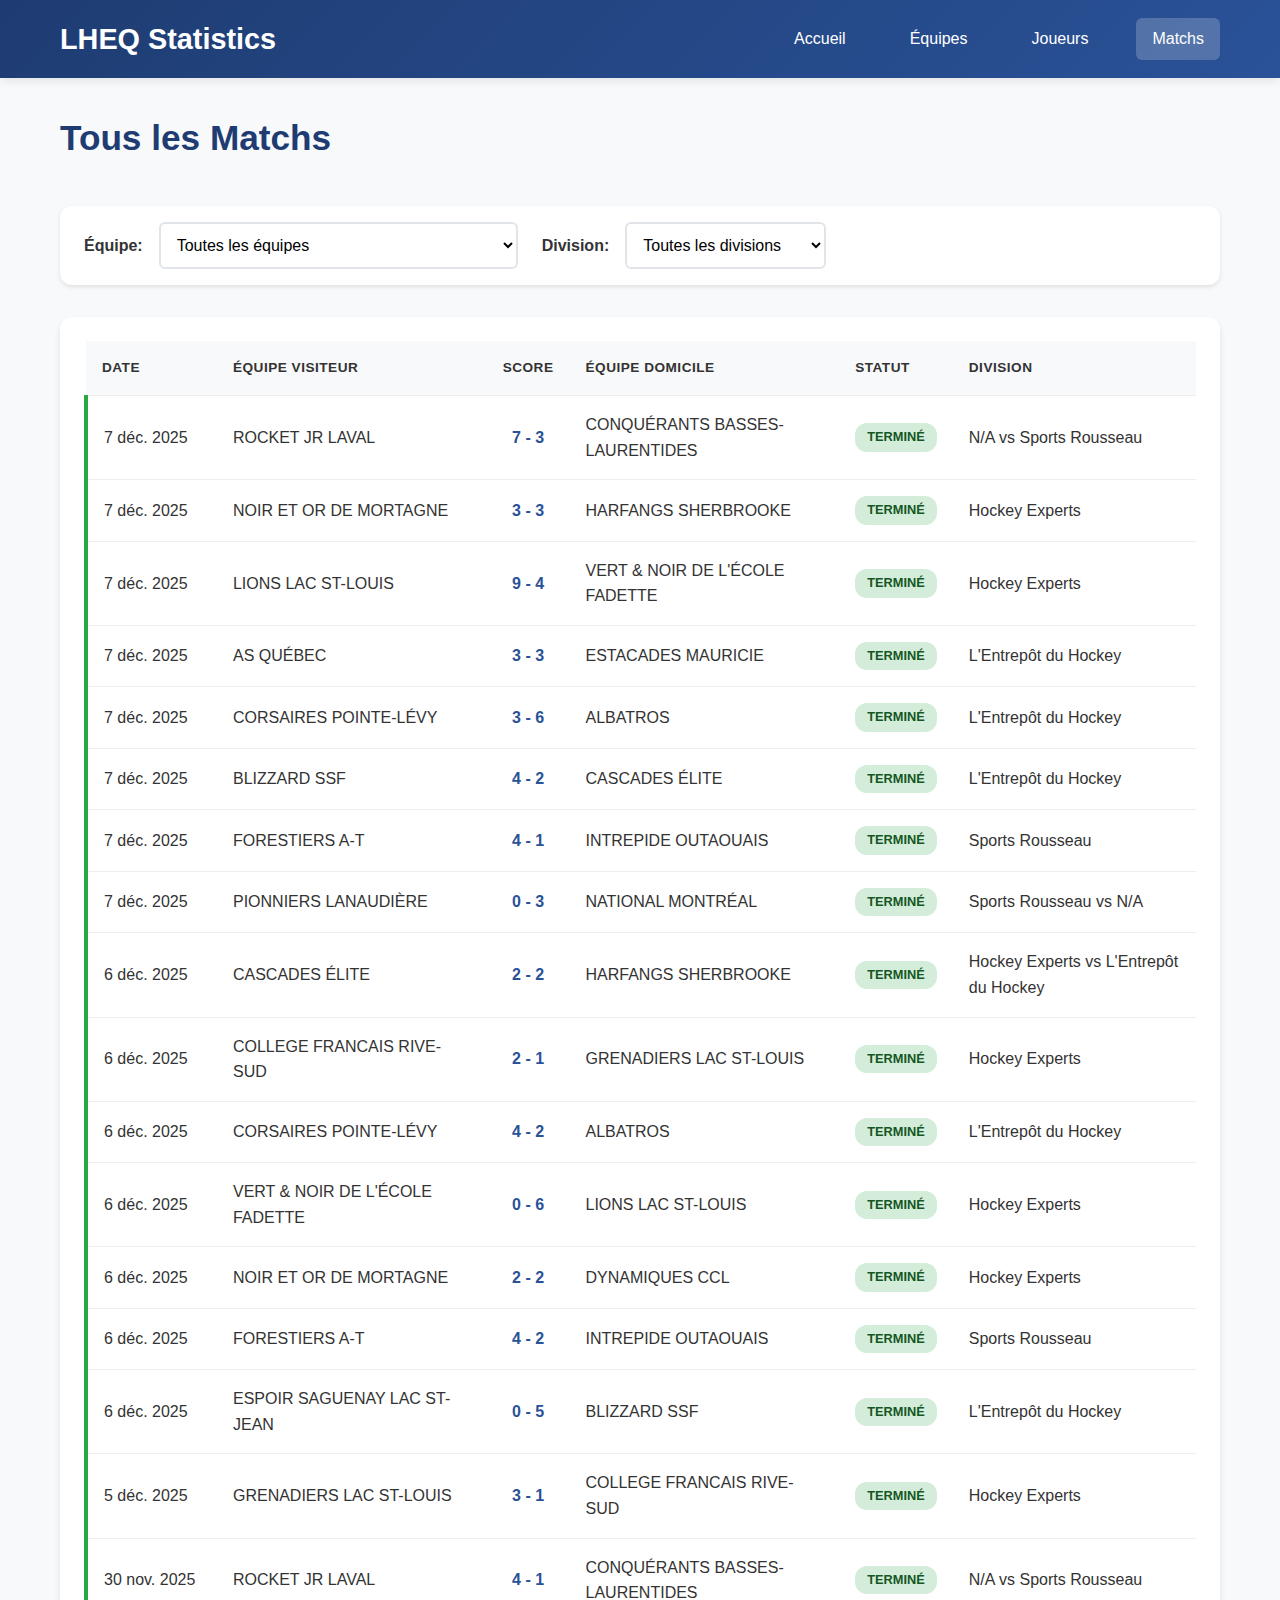
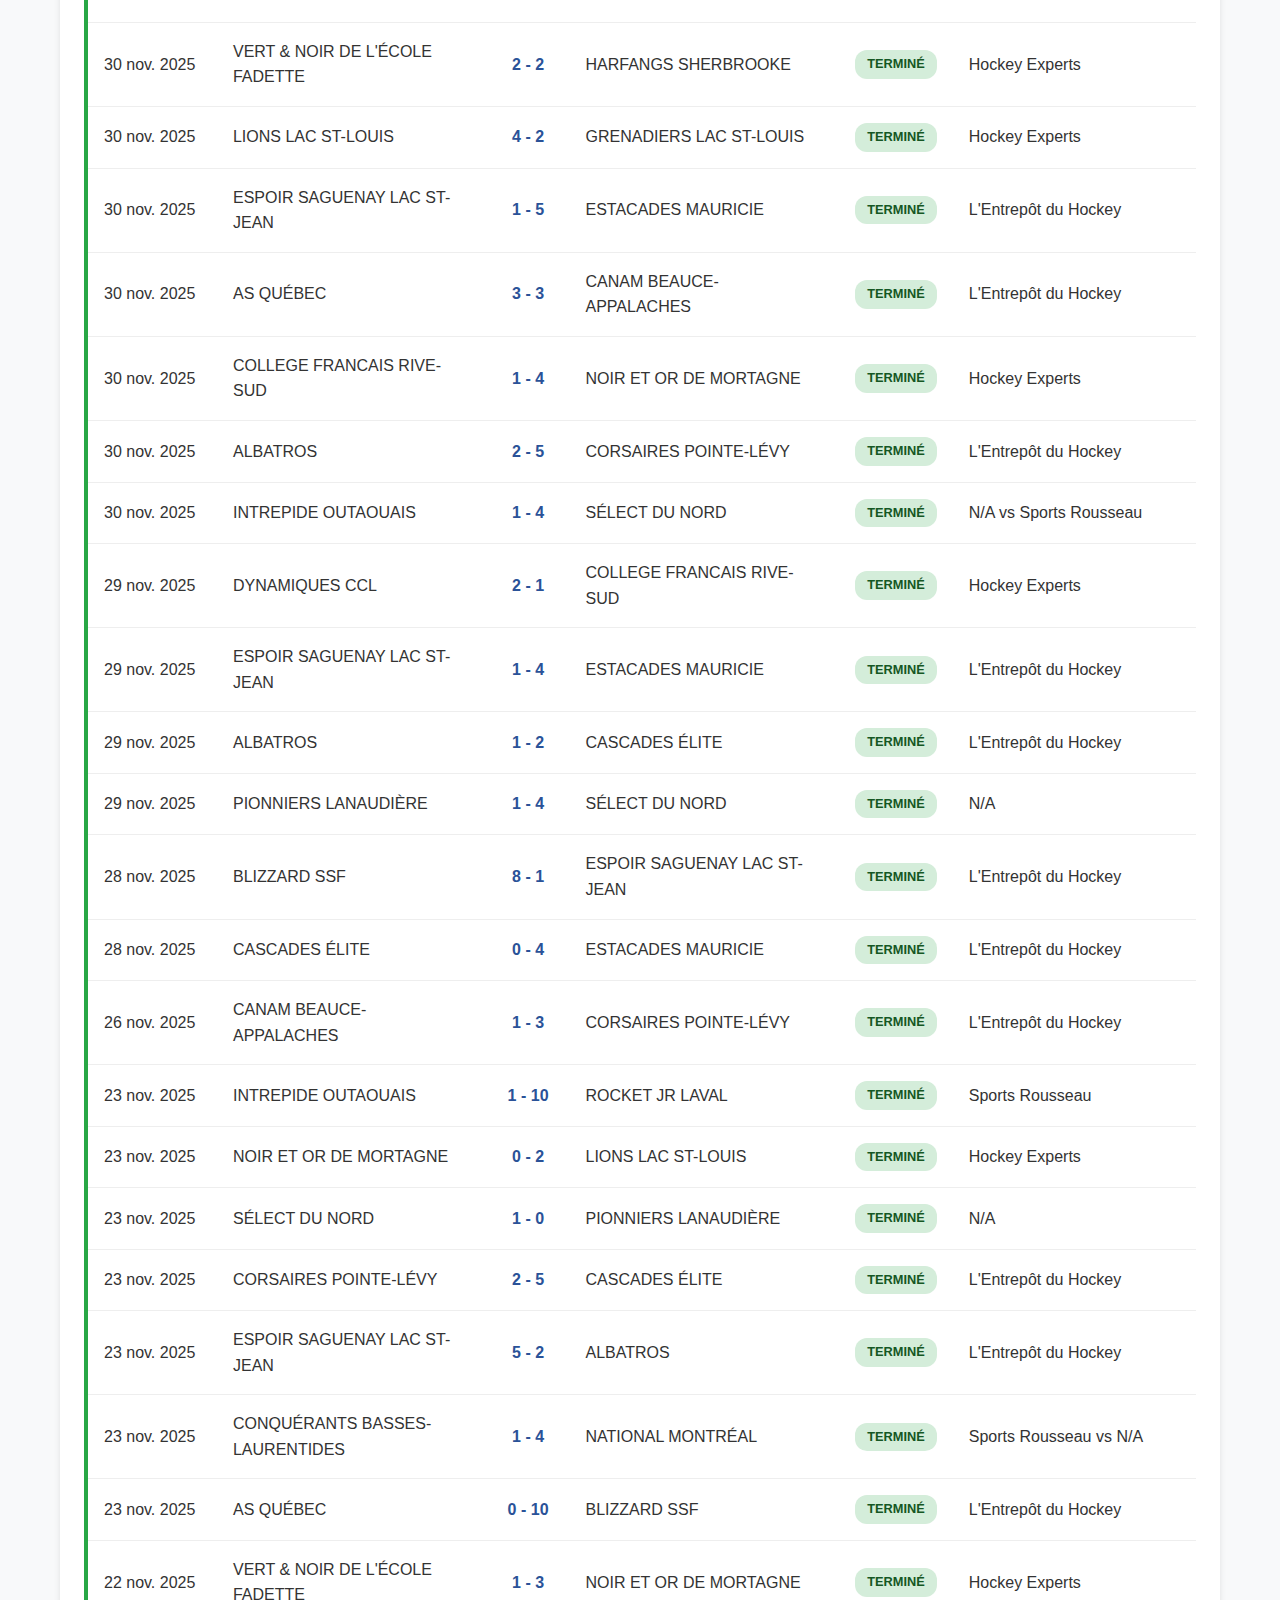
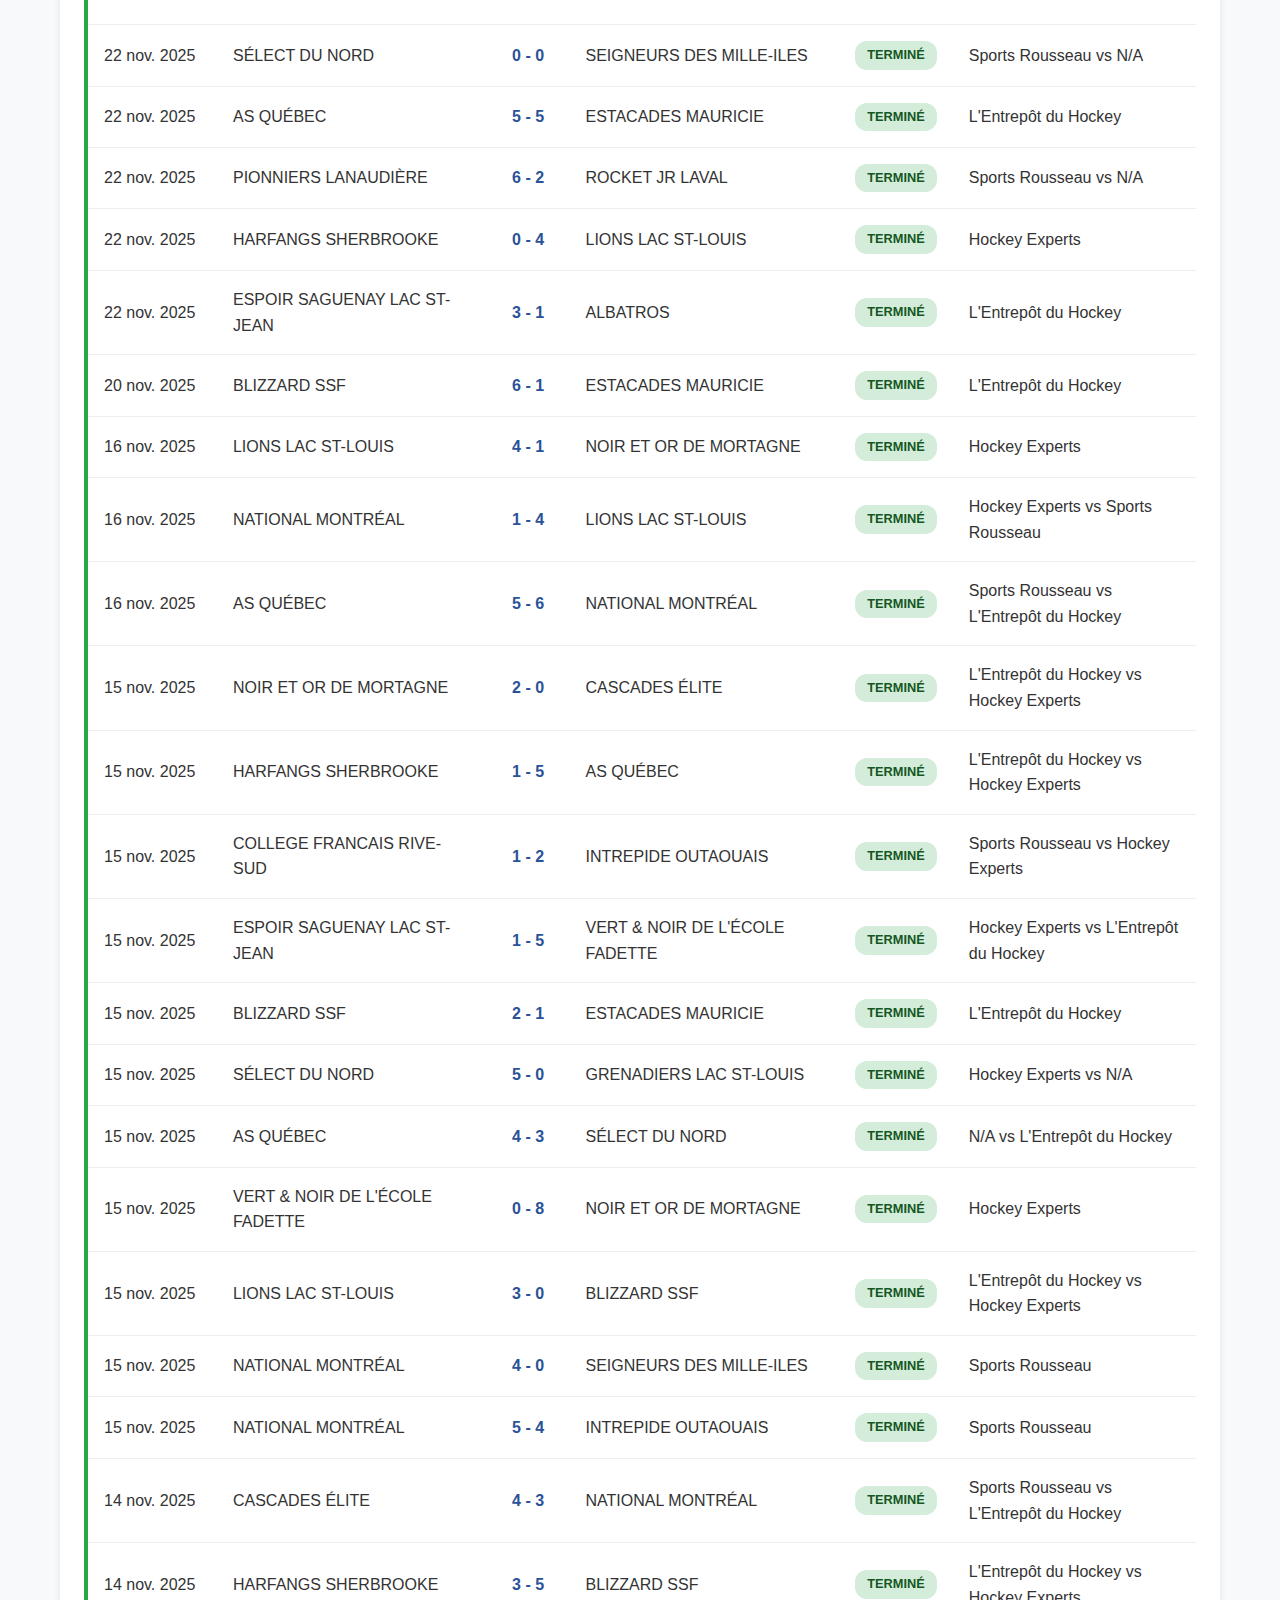
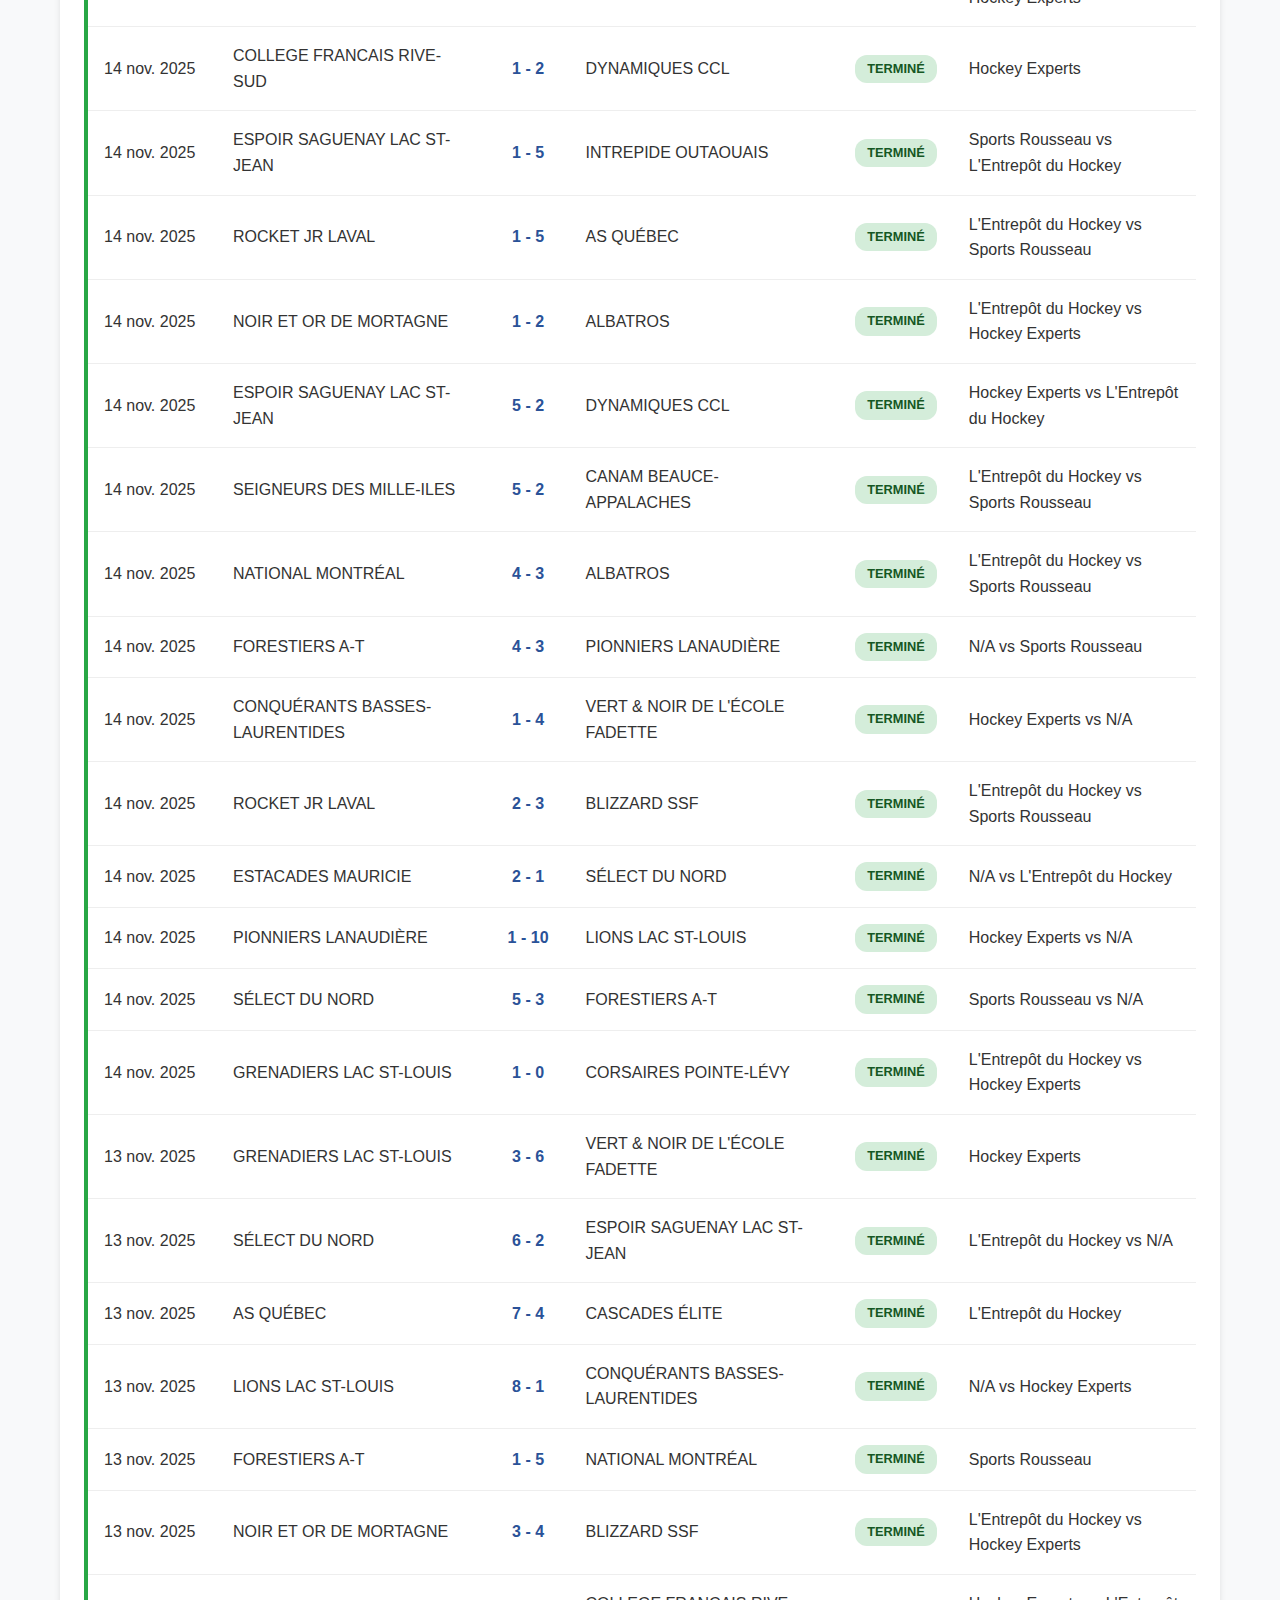
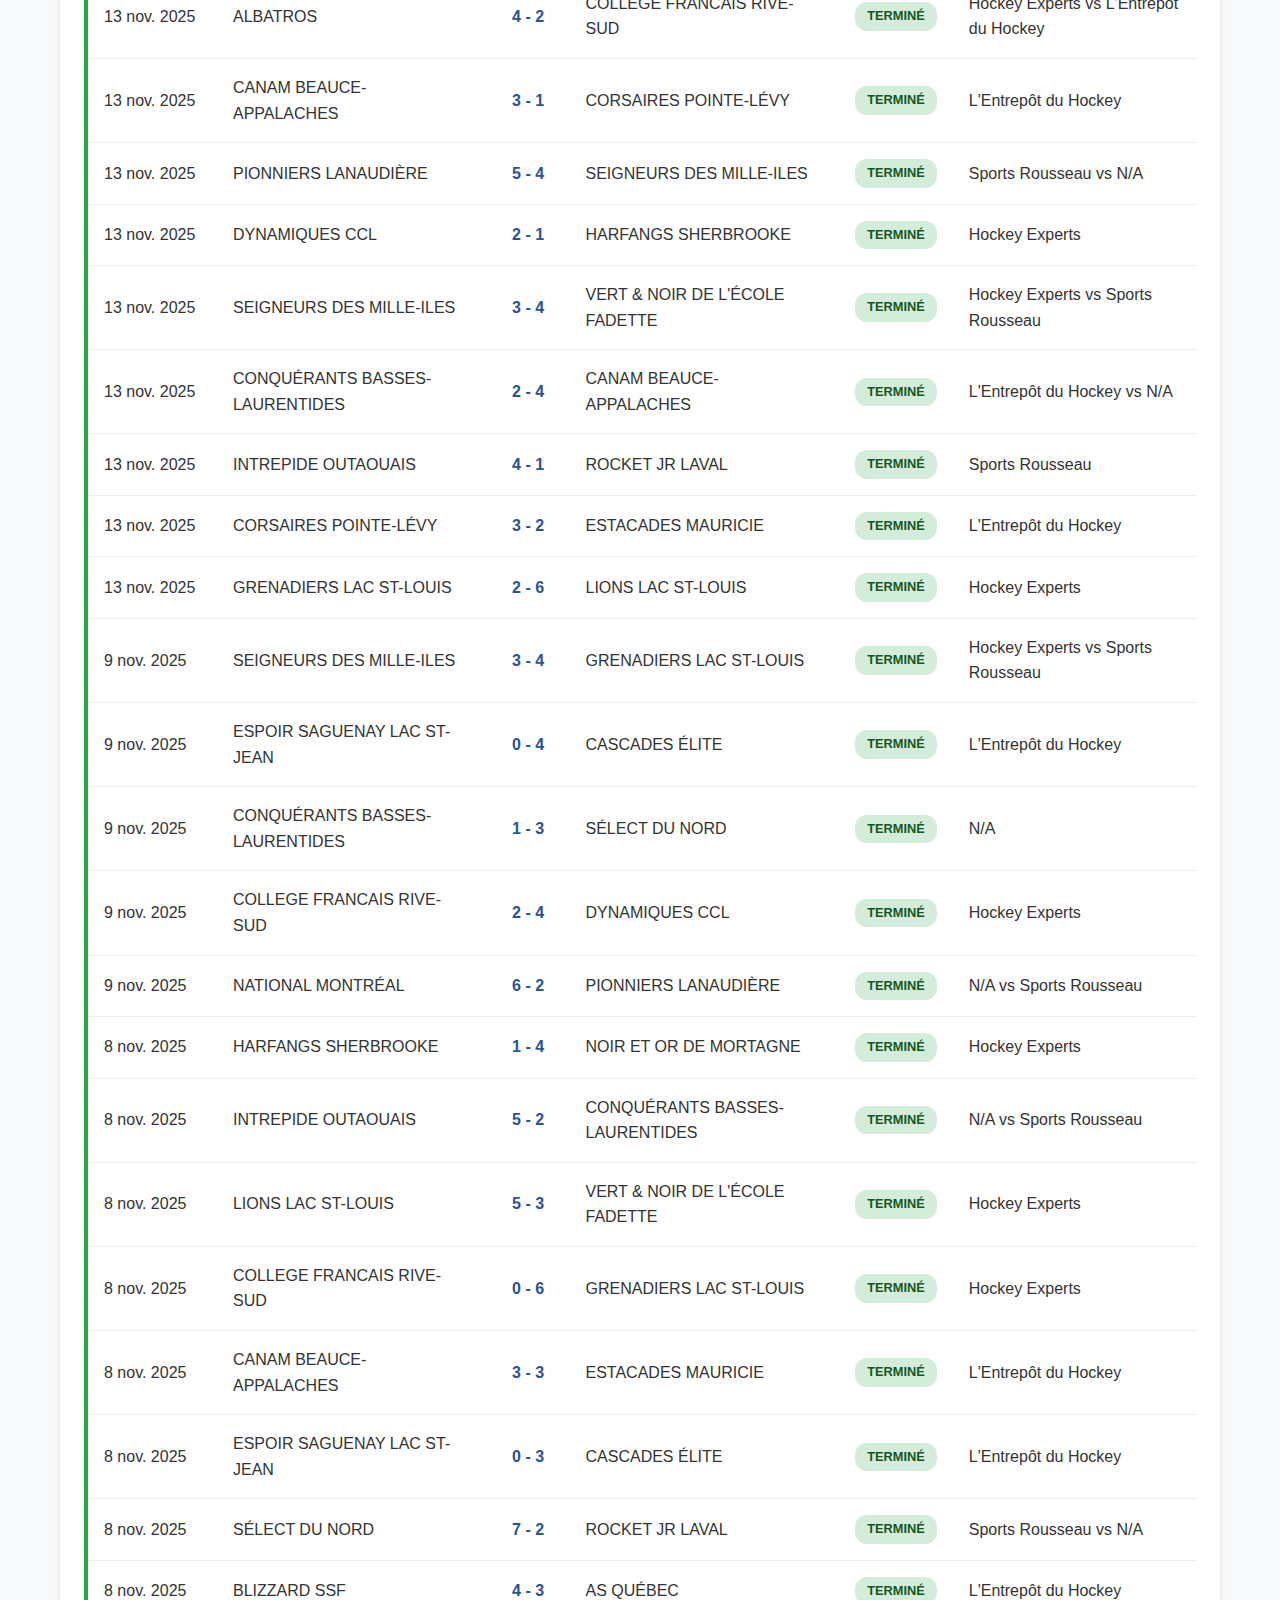
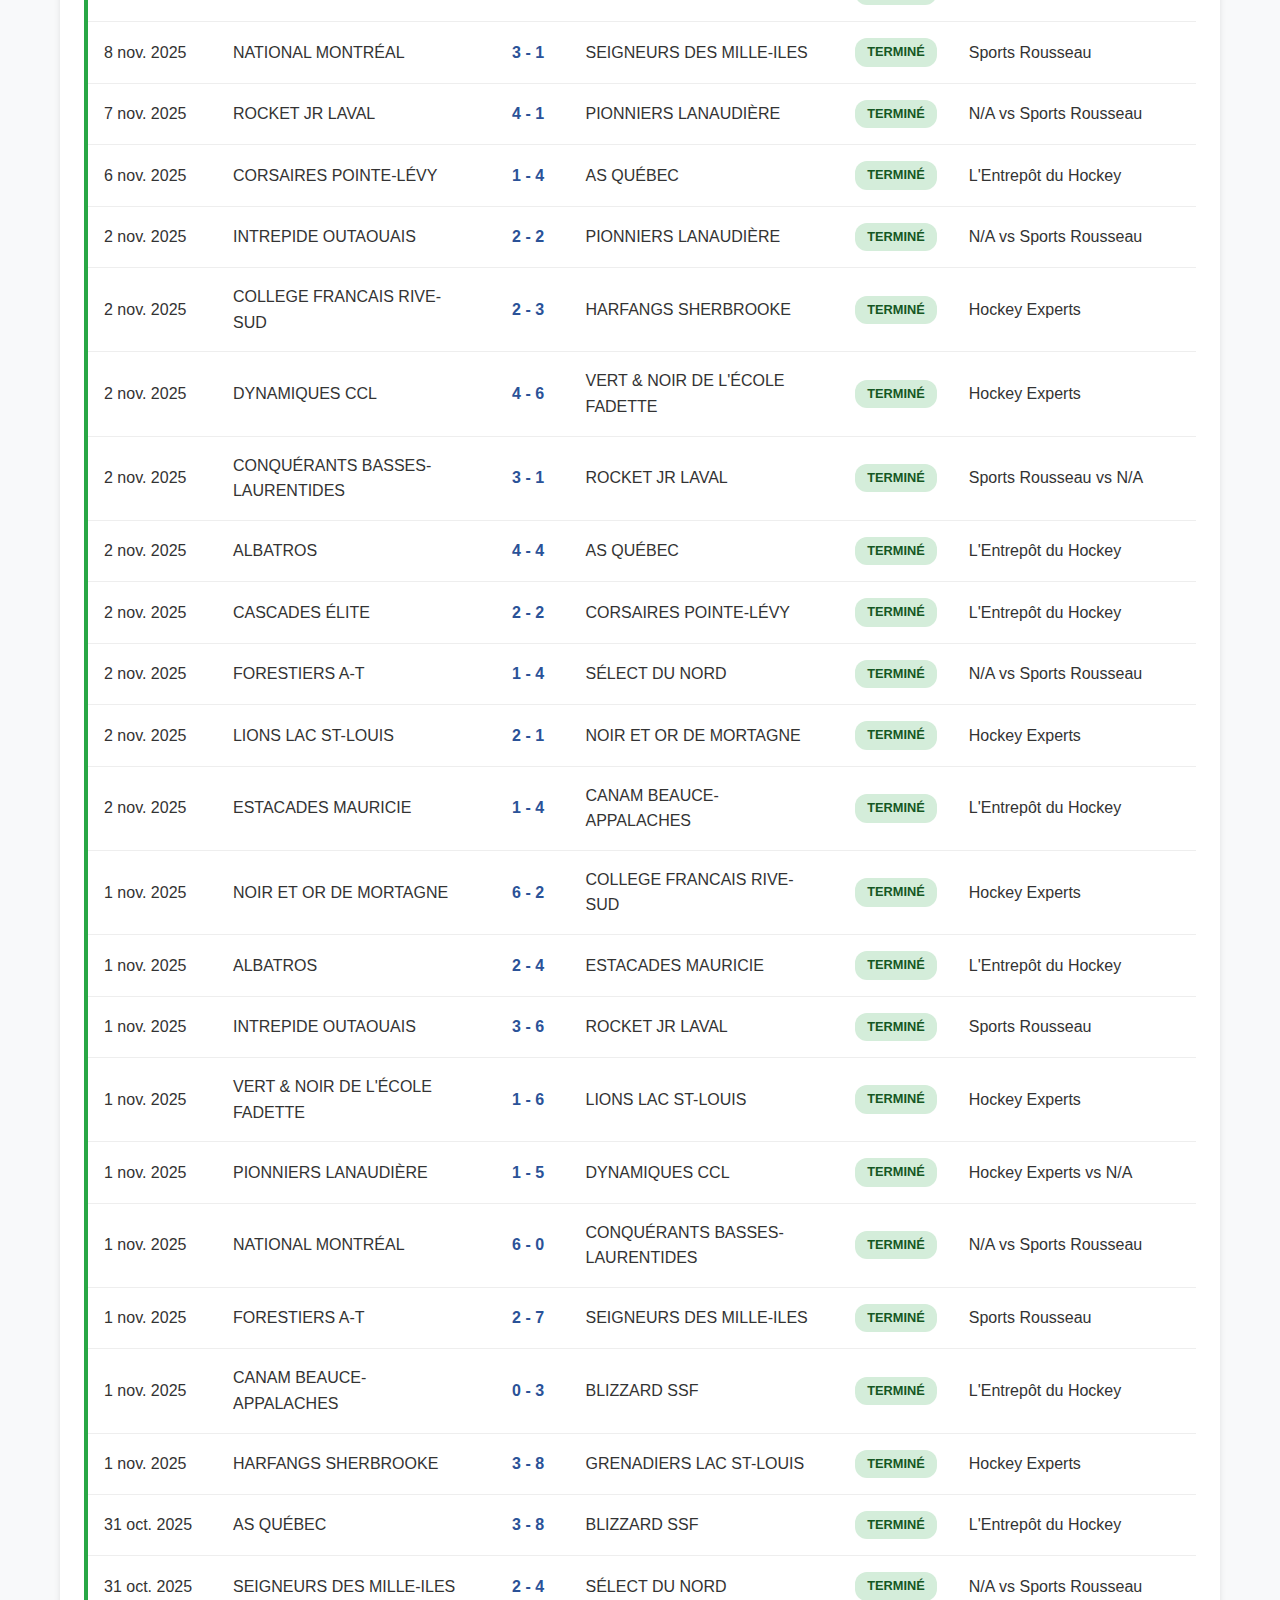
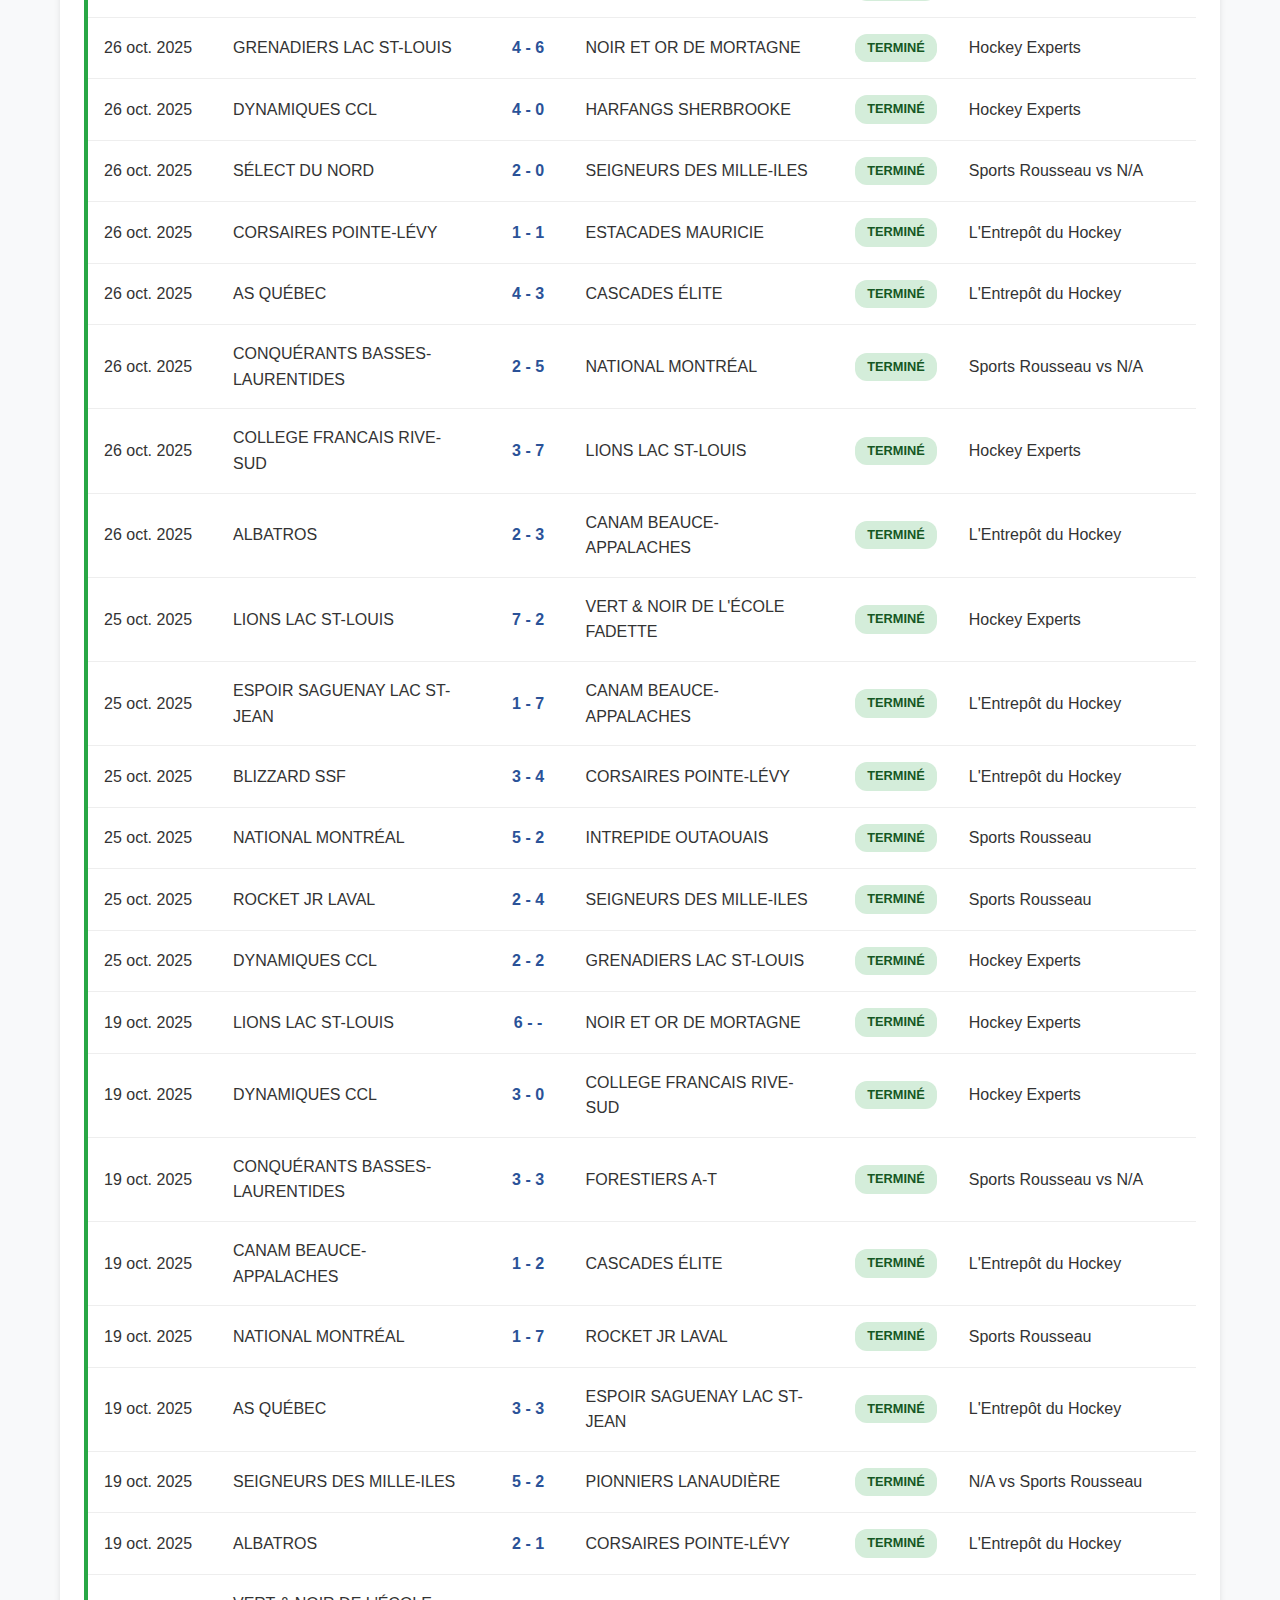
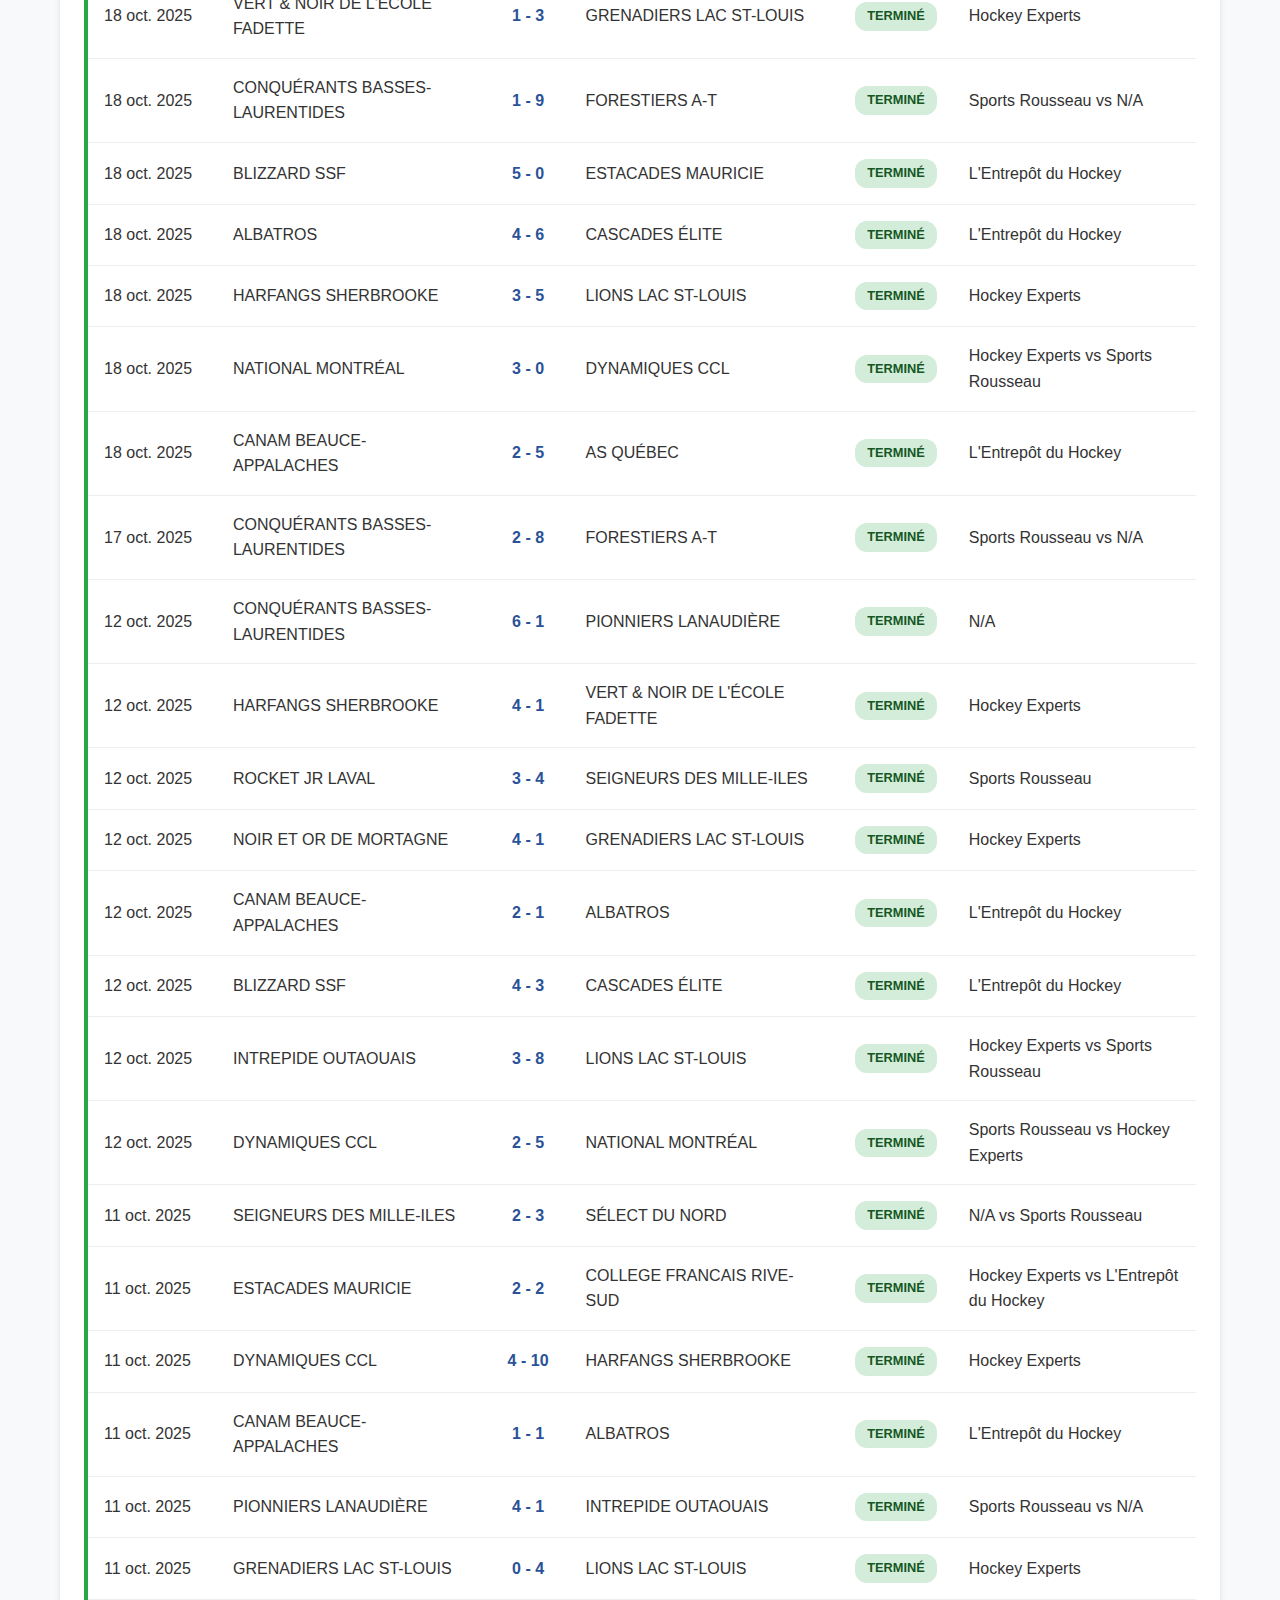
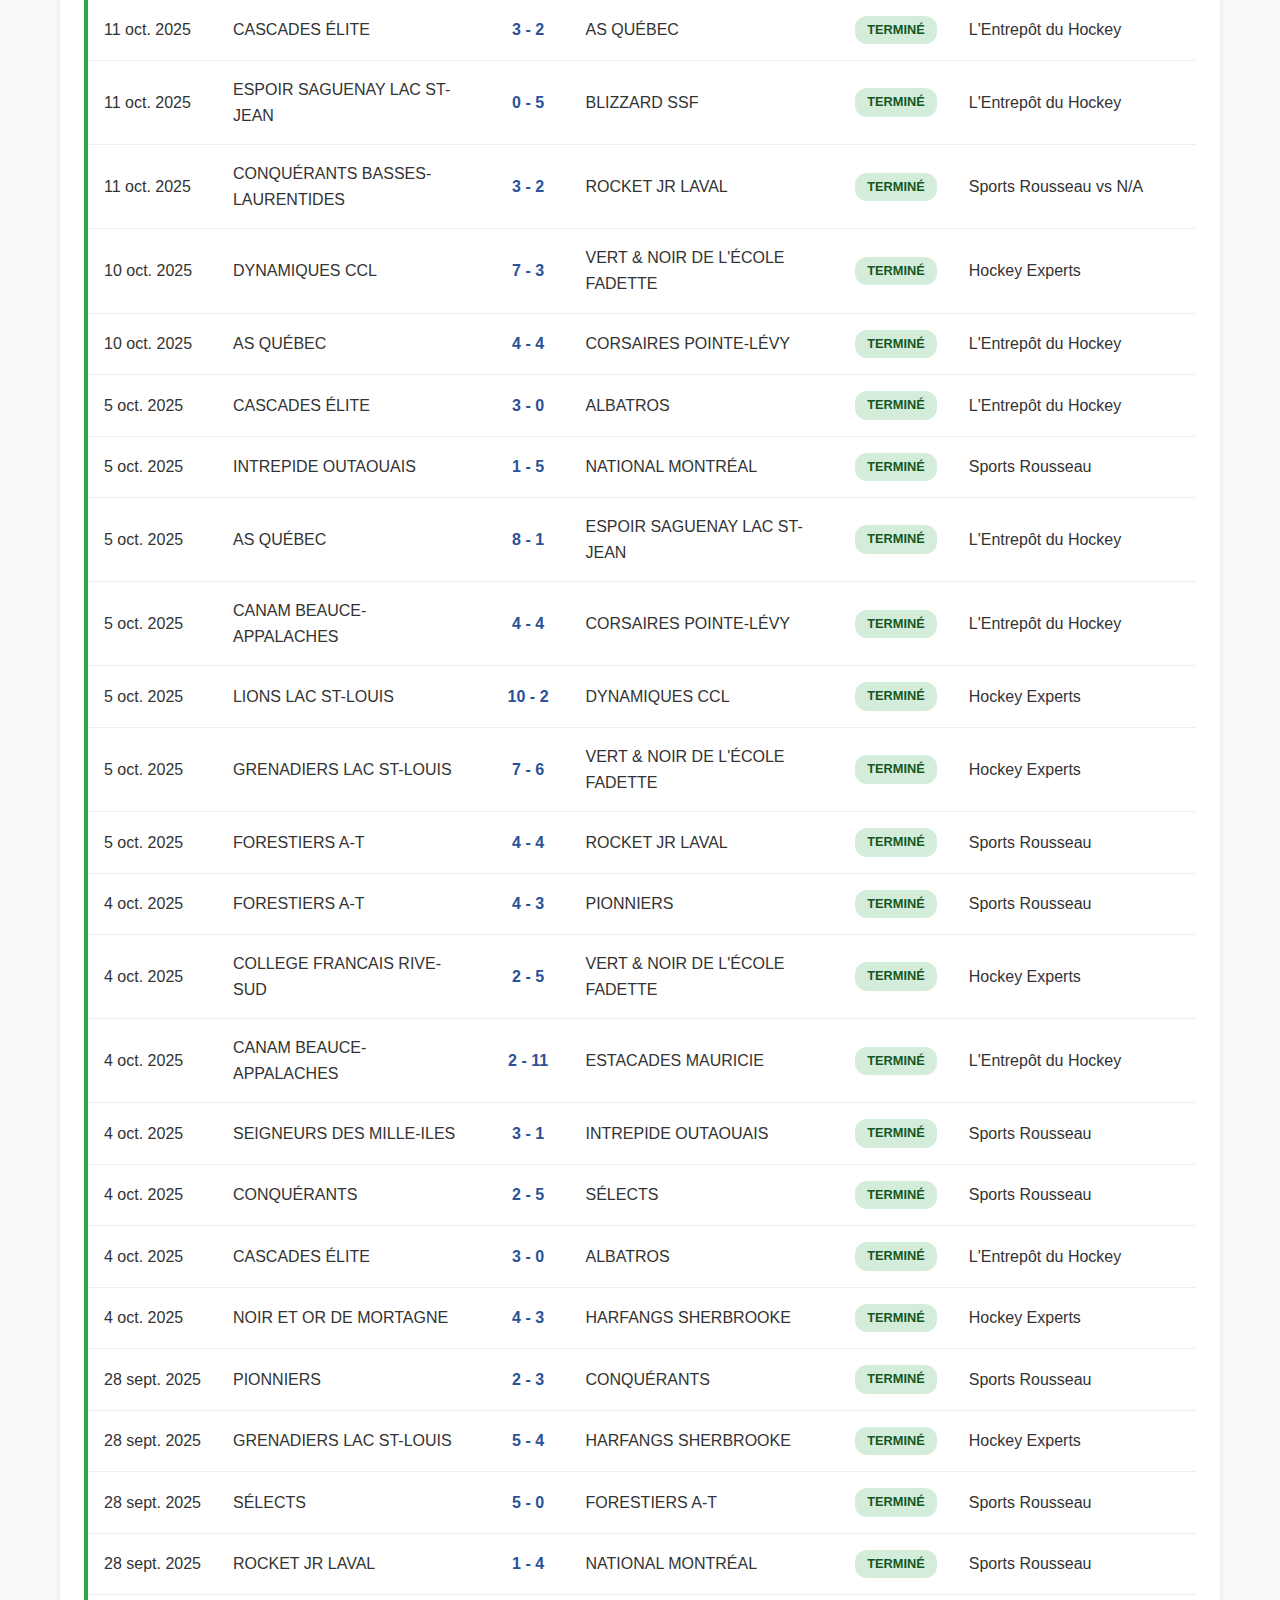
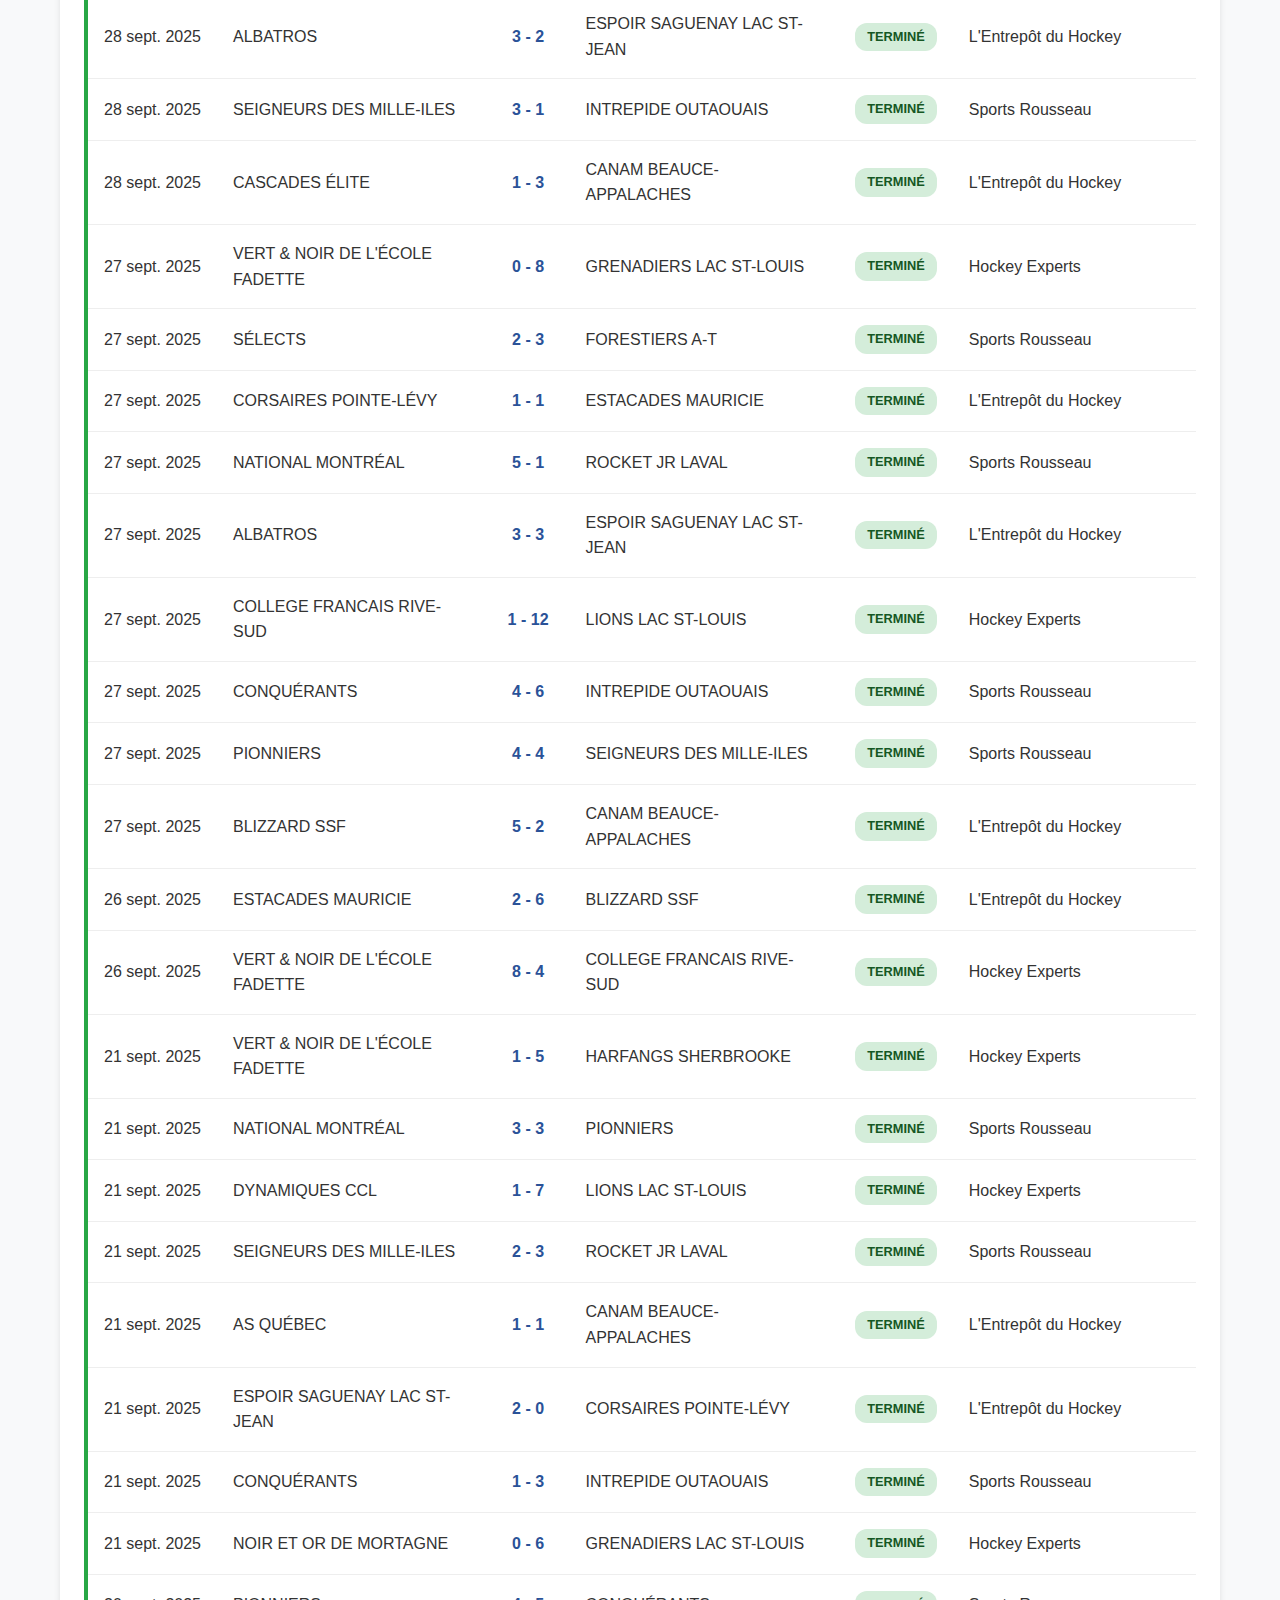
<file: web/game-detail.html>
<!DOCTYPE html>
<html lang="fr">
<head>
    <meta charset="UTF-8">
    <meta name="viewport" content="width=device-width, initial-scale=1.0">
    <title>Détails du Match - LHEQ Statistics</title>
    <link rel="stylesheet" href="assets/css/main.css">
</head>
<body>
    <header class="header">
        <div class="container">
            <h1>LHEQ Statistics</h1>
            <button class="hamburger" aria-label="Menu">
                <span></span>
                <span></span>
                <span></span>
            </button>
            <nav class="nav">
                <a href="index.html" class="nav-link">Accueil</a>
                <a href="teams.html" class="nav-link">Équipes</a>
                <a href="players.html" class="nav-link">Joueurs</a>
                <a href="games.html" class="nav-link">Matchs</a>
            </nav>
        </div>
    </header>

    <main class="main">
        <div class="container">
            <div class="game-header">
                <button onclick="history.back()" class="back-btn">← Retour</button>
                <div class="game-score-card" id="game-score-card">
                    <!-- Game header will be populated by JavaScript -->
                </div>
            </div>

            <div class="game-content">
                <div class="game-actions">
                    <button id="download-gamesheet" class="btn btn-primary">
                        📄 Télécharger la Feuille de Match
                    </button>
                    <a id="view-original" href="#" target="_blank" class="btn btn-secondary">
                        🔗 Voir sur LHEQ.ca
                    </a>
                </div>

                <div class="tabs">
                    <button class="tab-btn active" onclick="showTab('summary')">Résumé</button>
                    <button class="tab-btn" onclick="showTab('goals')">Buts</button>
                    <button class="tab-btn" onclick="showTab('penalties')">Pénalités</button>
                </div>

                <div id="summary-tab" class="tab-content active">
                    <div class="period-scores">
                        <h3>Score par période</h3>
                        <div class="table-wrapper">
                            <table class="period-table">
                                <thead>
                                    <tr>
                                        <th>Équipe</th>
                                        <th>1ère</th>
                                        <th>2e</th>
                                        <th>3e</th>
                                        <th>Prol.</th>
                                        <th>Total</th>
                                    </tr>
                                </thead>
                                <tbody id="period-scores-body">
                                </tbody>
                            </table>
                        </div>
                    </div>
                </div>

                <div id="goals-tab" class="tab-content">
                    <div class="goals-list" id="goals-list">
                        <!-- Goals will be populated by JavaScript -->
                    </div>
                </div>

                <div id="penalties-tab" class="tab-content">
                    <div class="penalties-list" id="penalties-list">
                        <!-- Penalties will be populated by JavaScript -->
                    </div>
                </div>
            </div>
        </div>
    </main>

    <footer class="footer">
        <div class="container">
            <p>&copy; 2025 LHEQ Statistics. Données compilées automatiquement.</p>
        </div>
    </footer>

    <script src="assets/js/main.js"></script>
    <script src="assets/js/game-detail.js"></script>
</body>
</html>
</file>
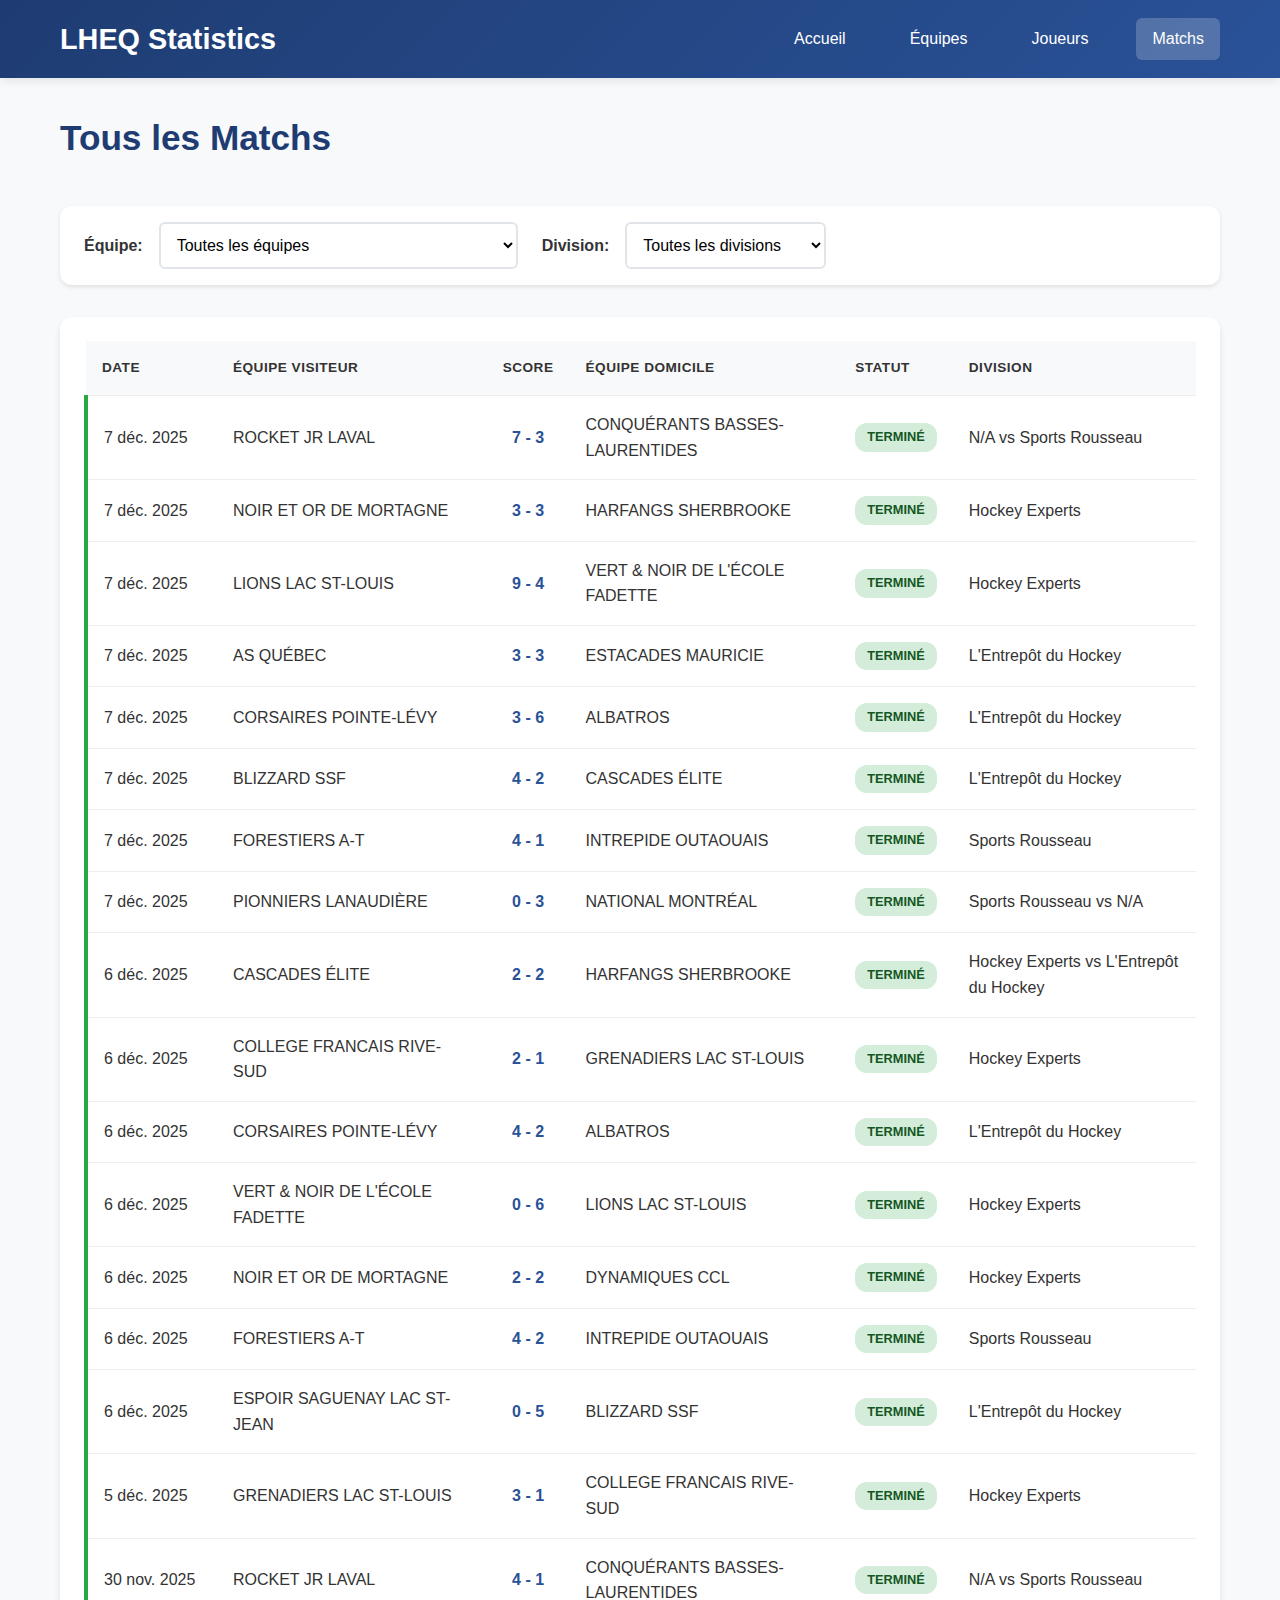
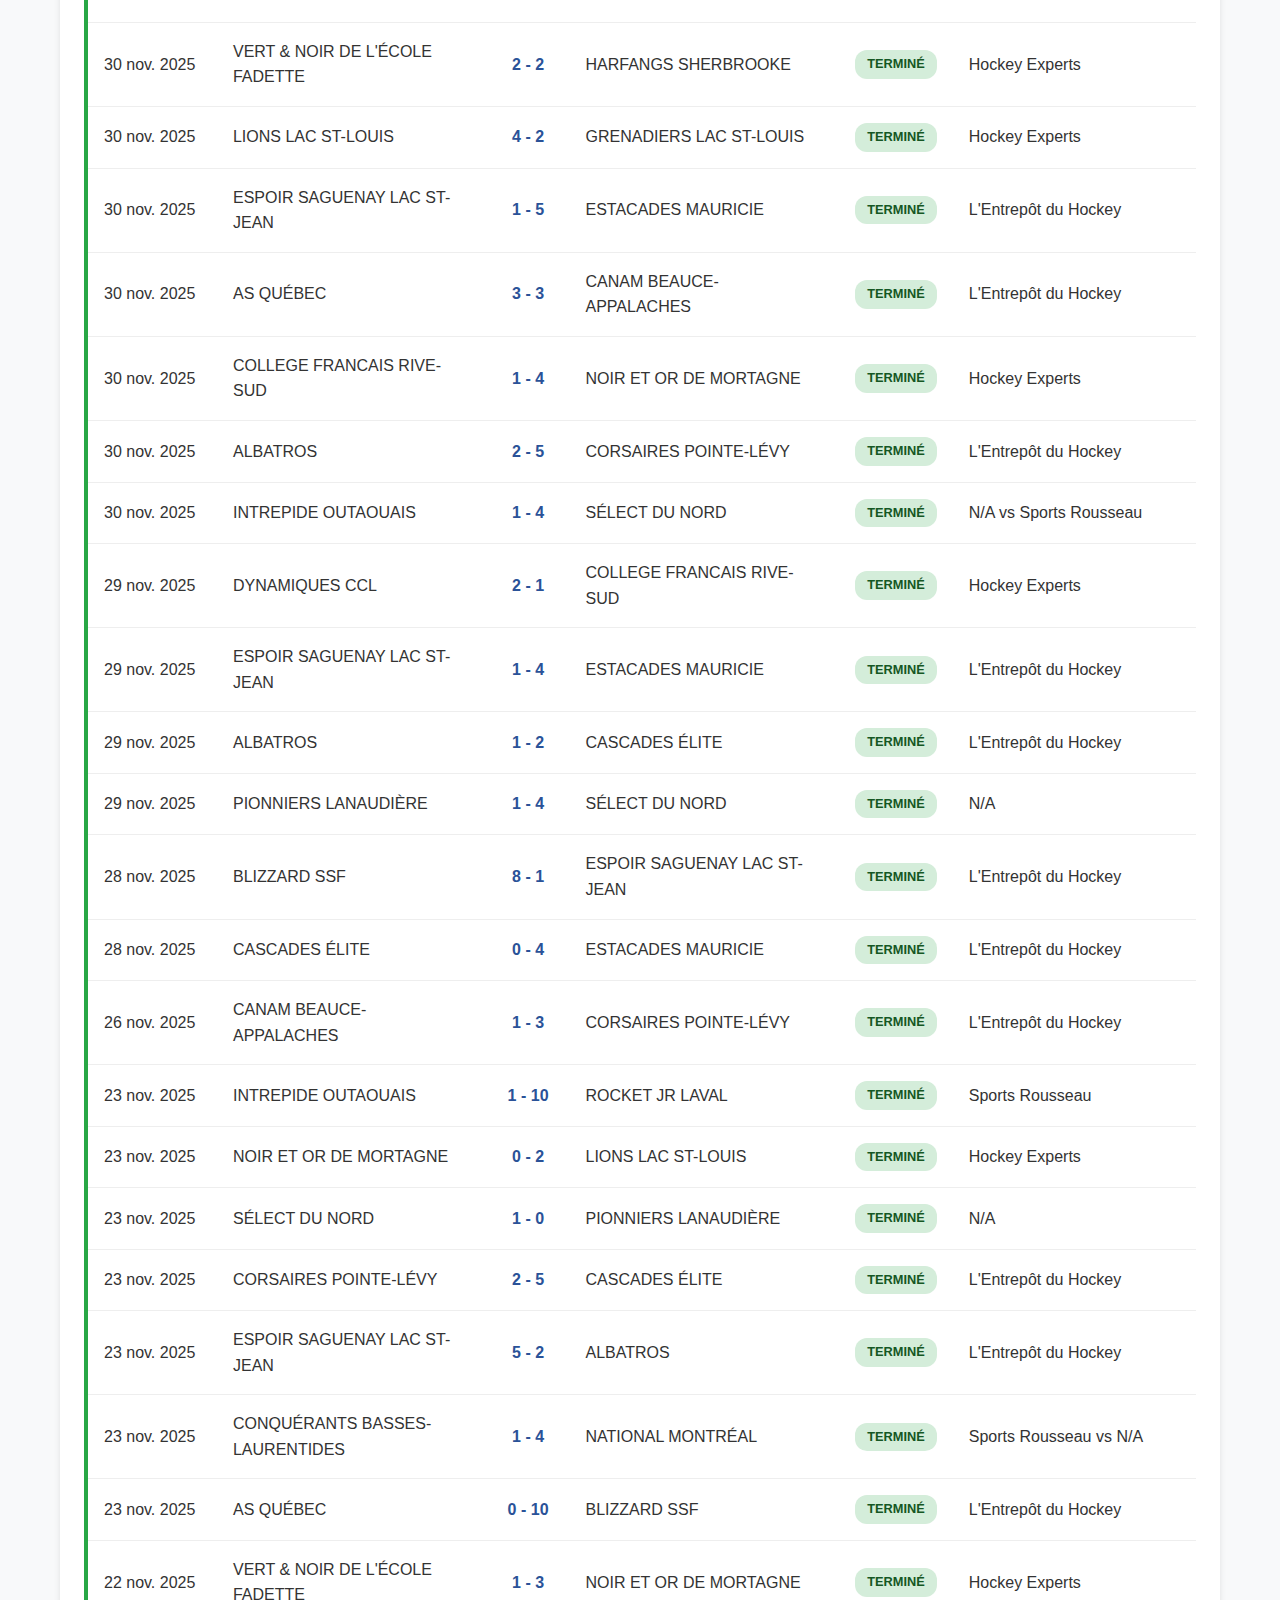
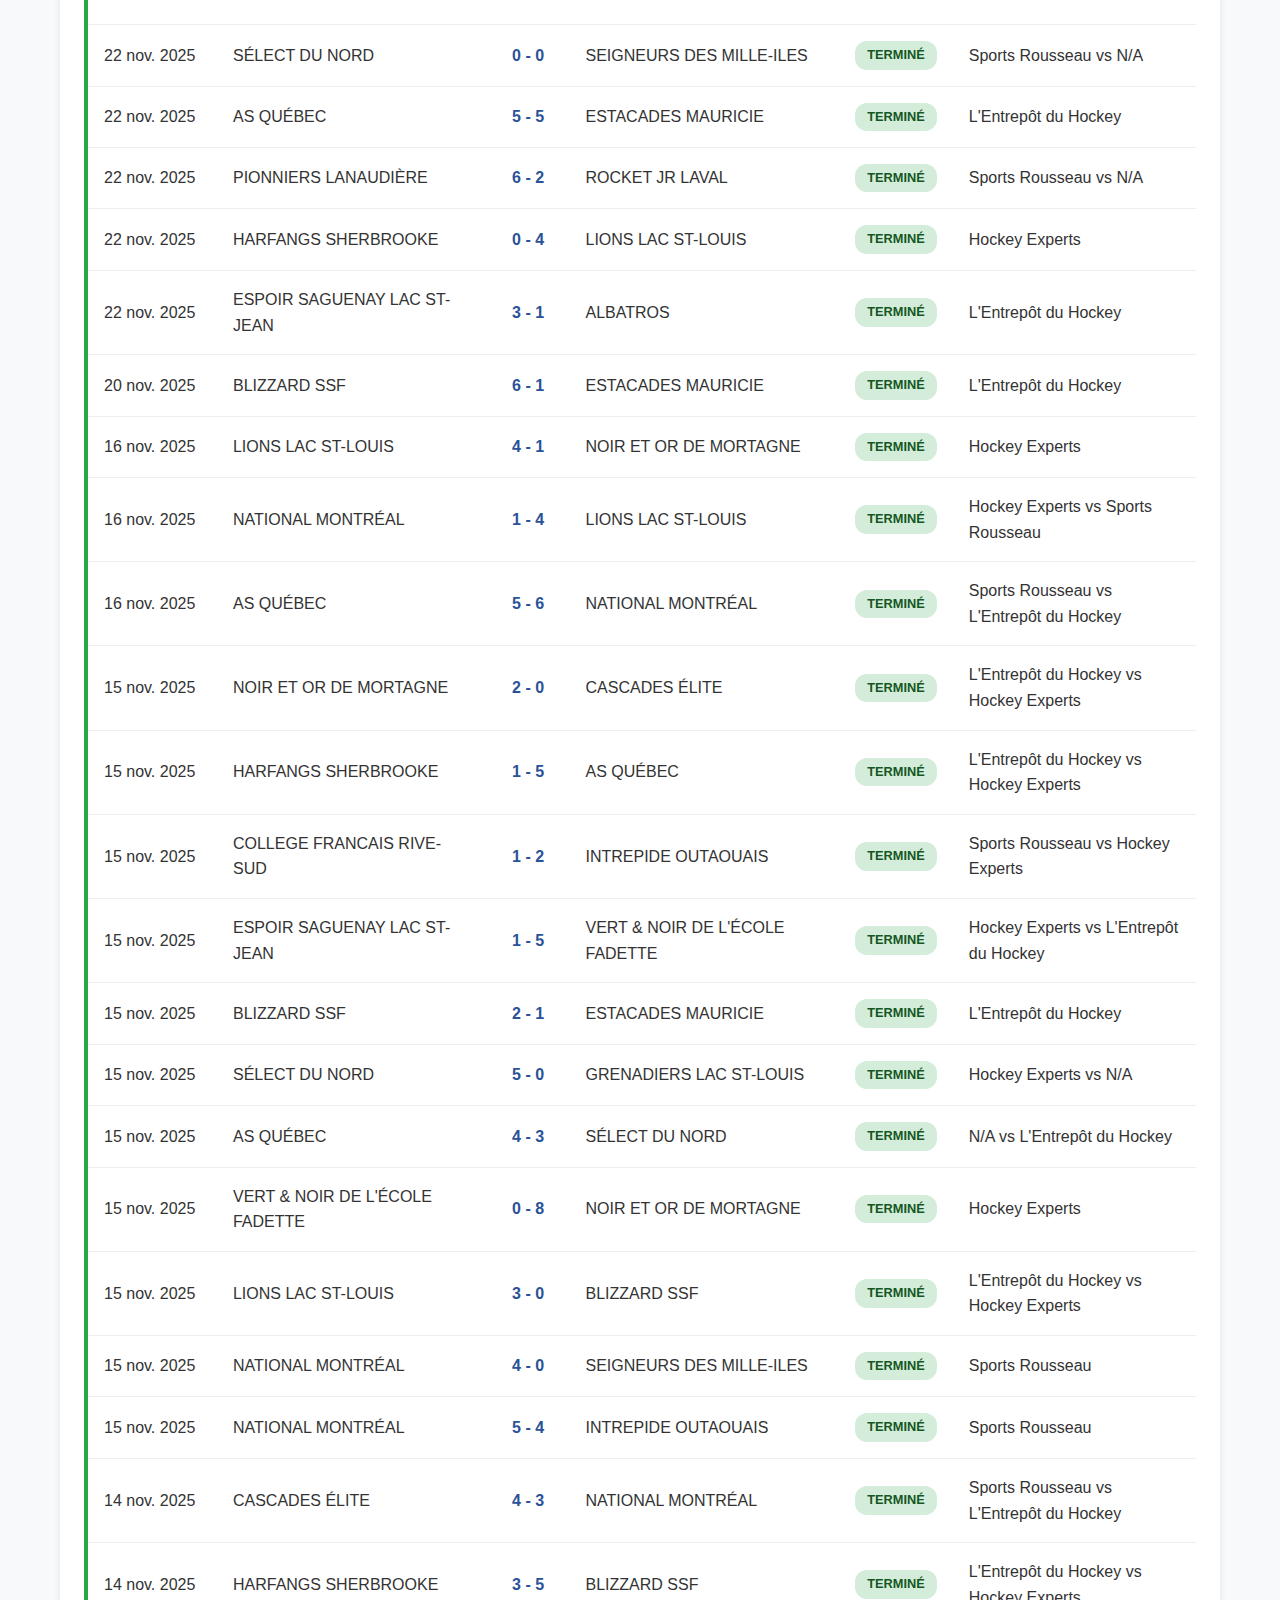
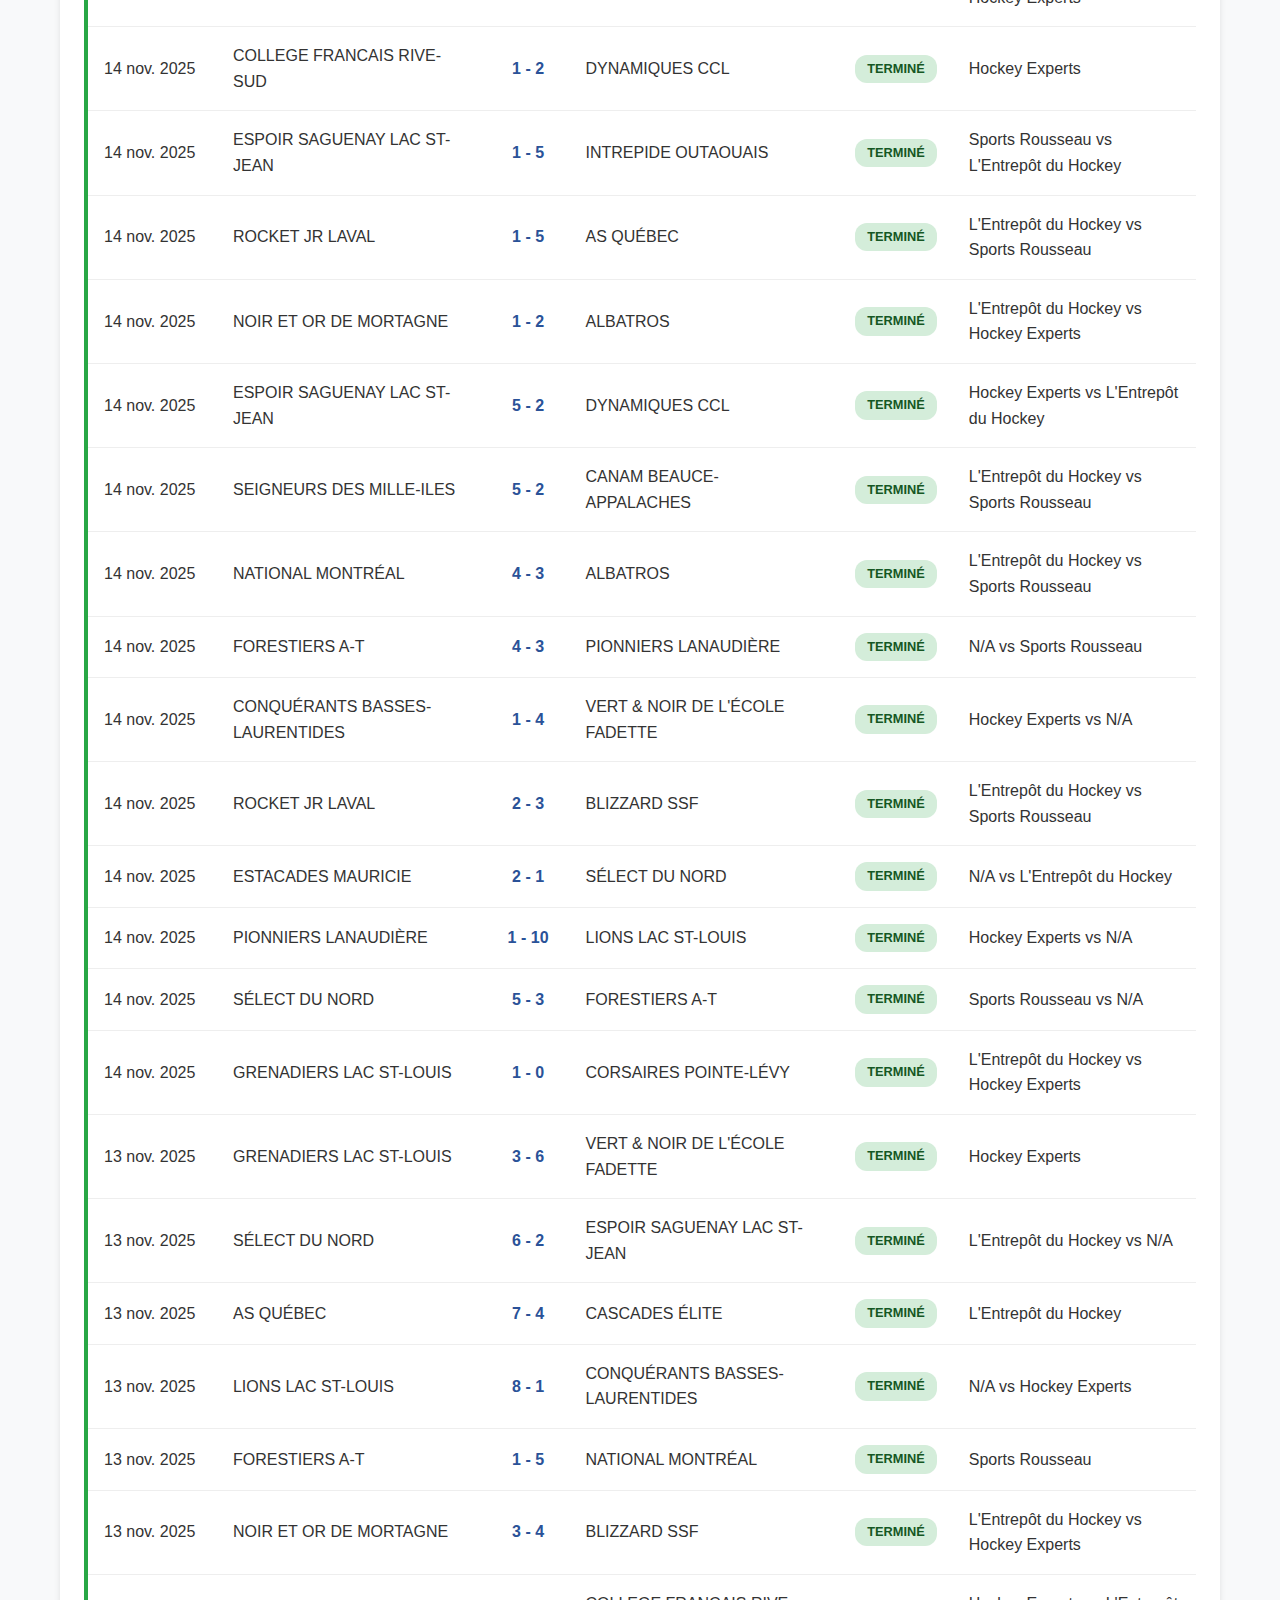
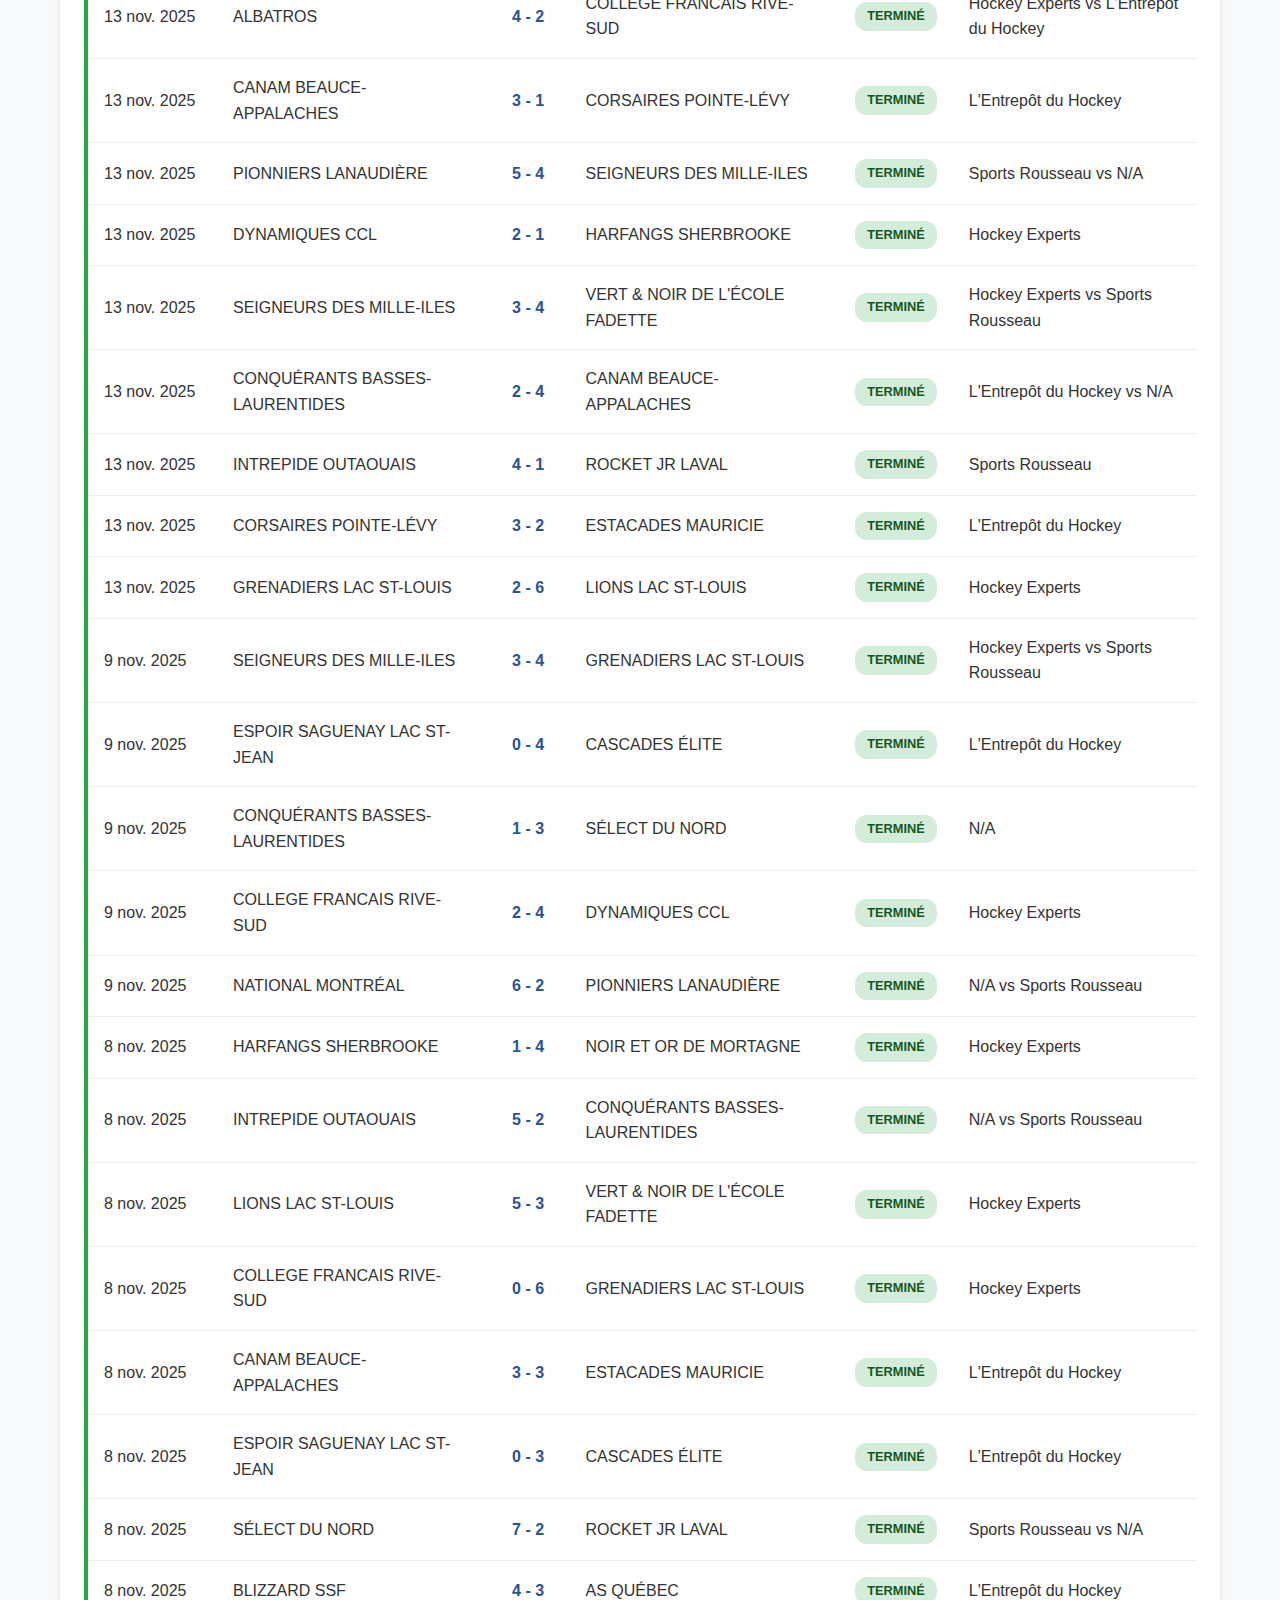
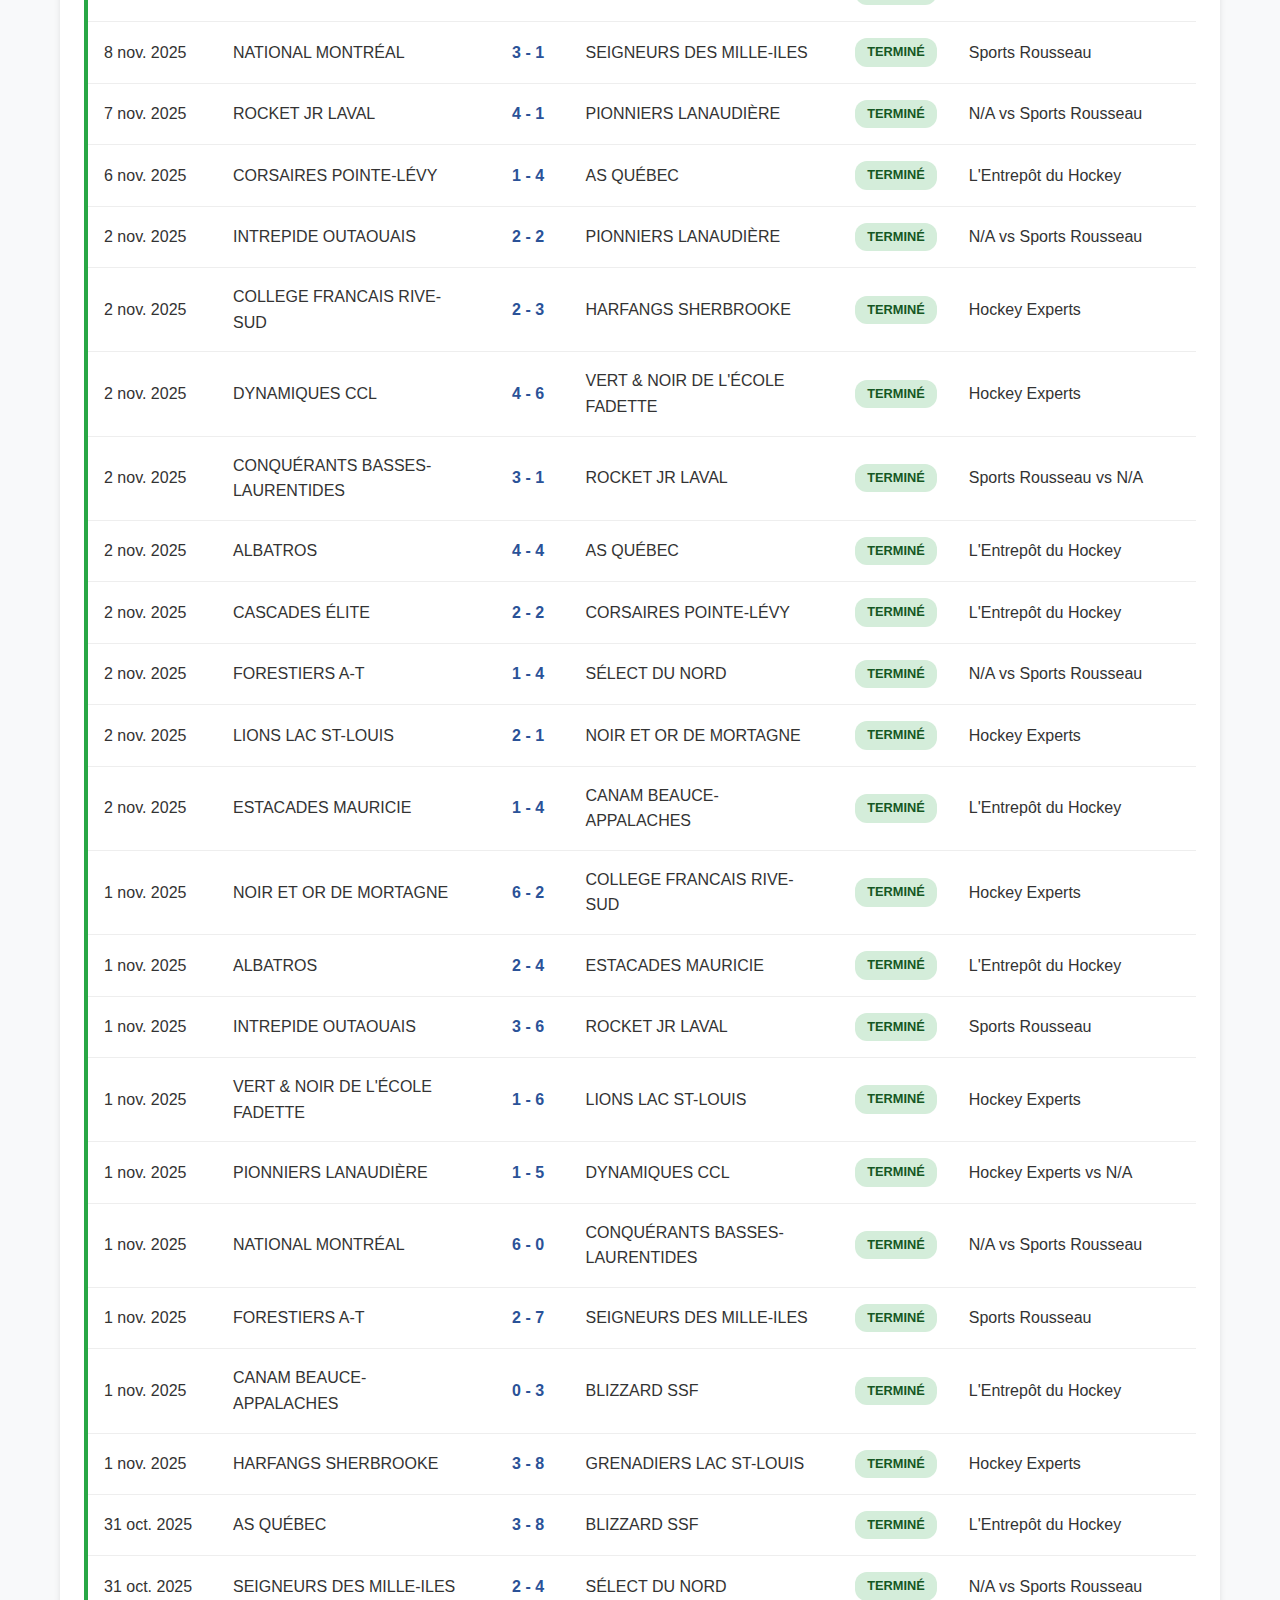
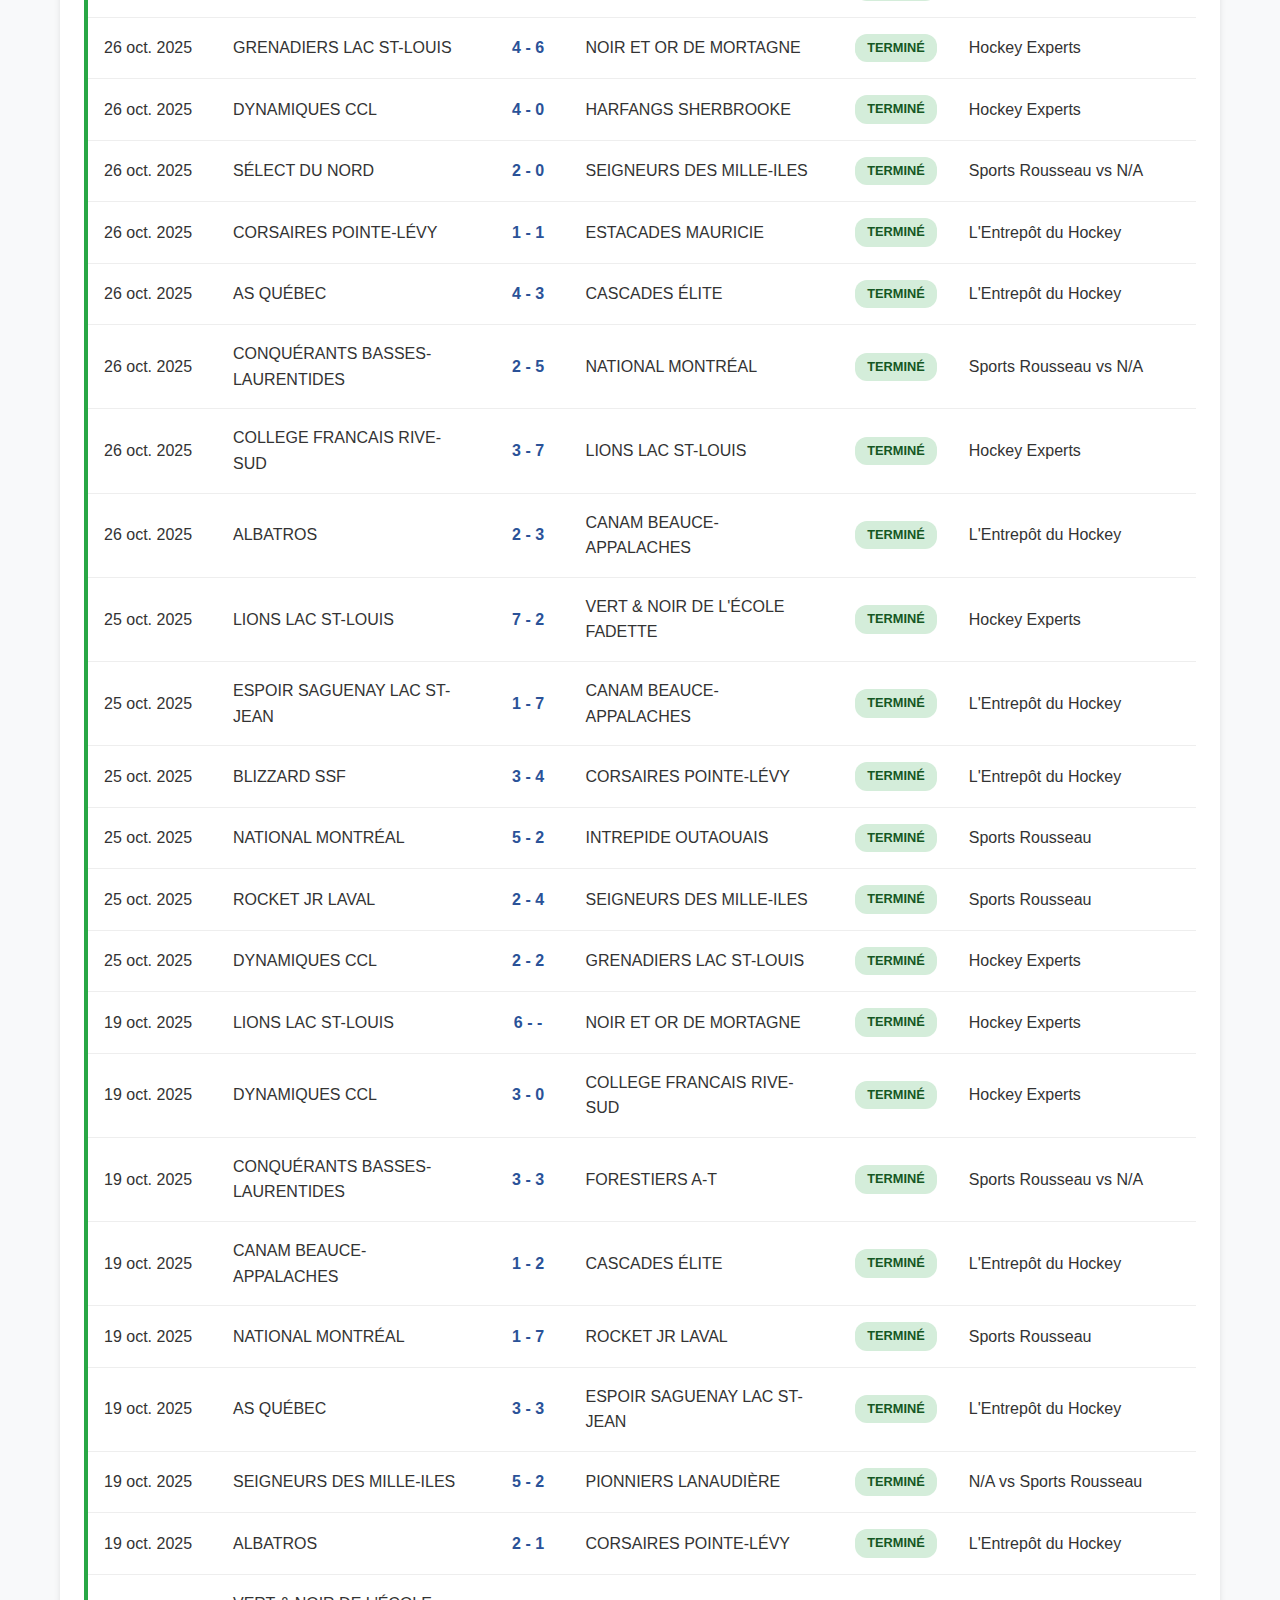
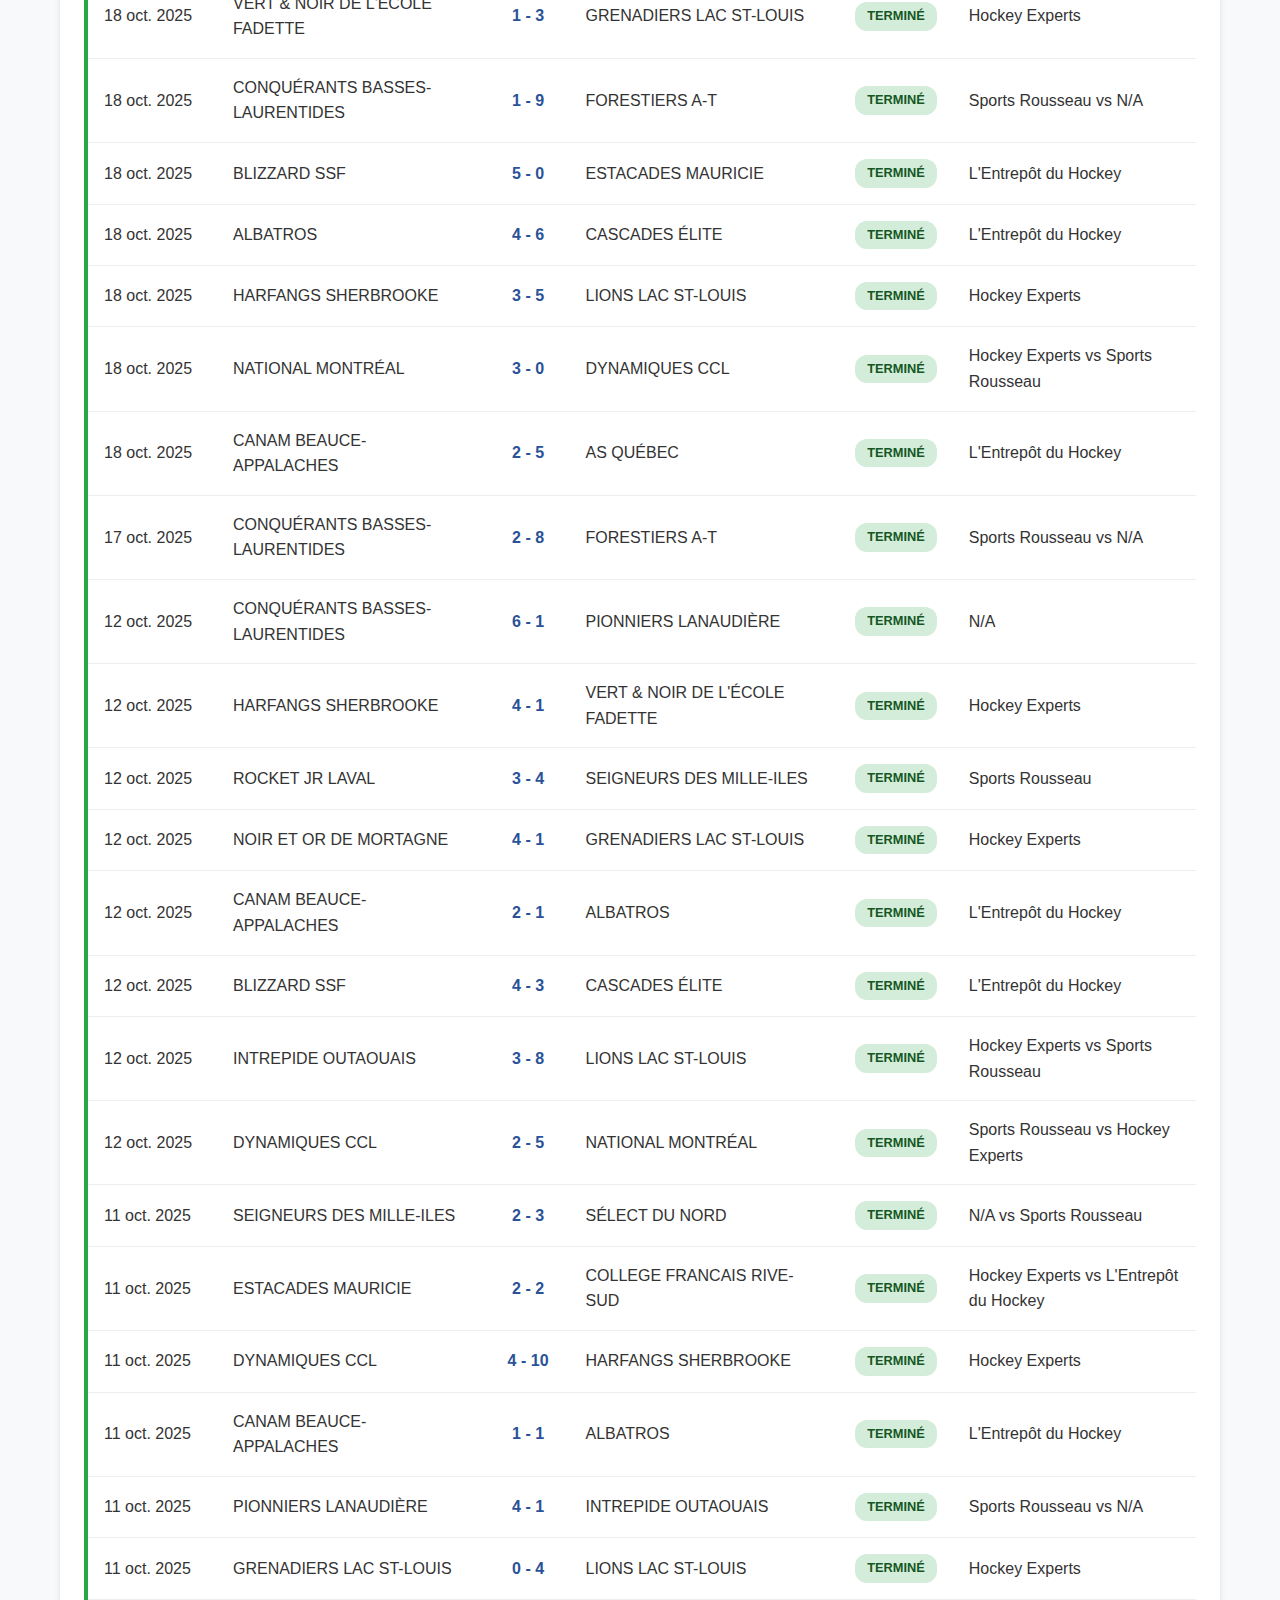
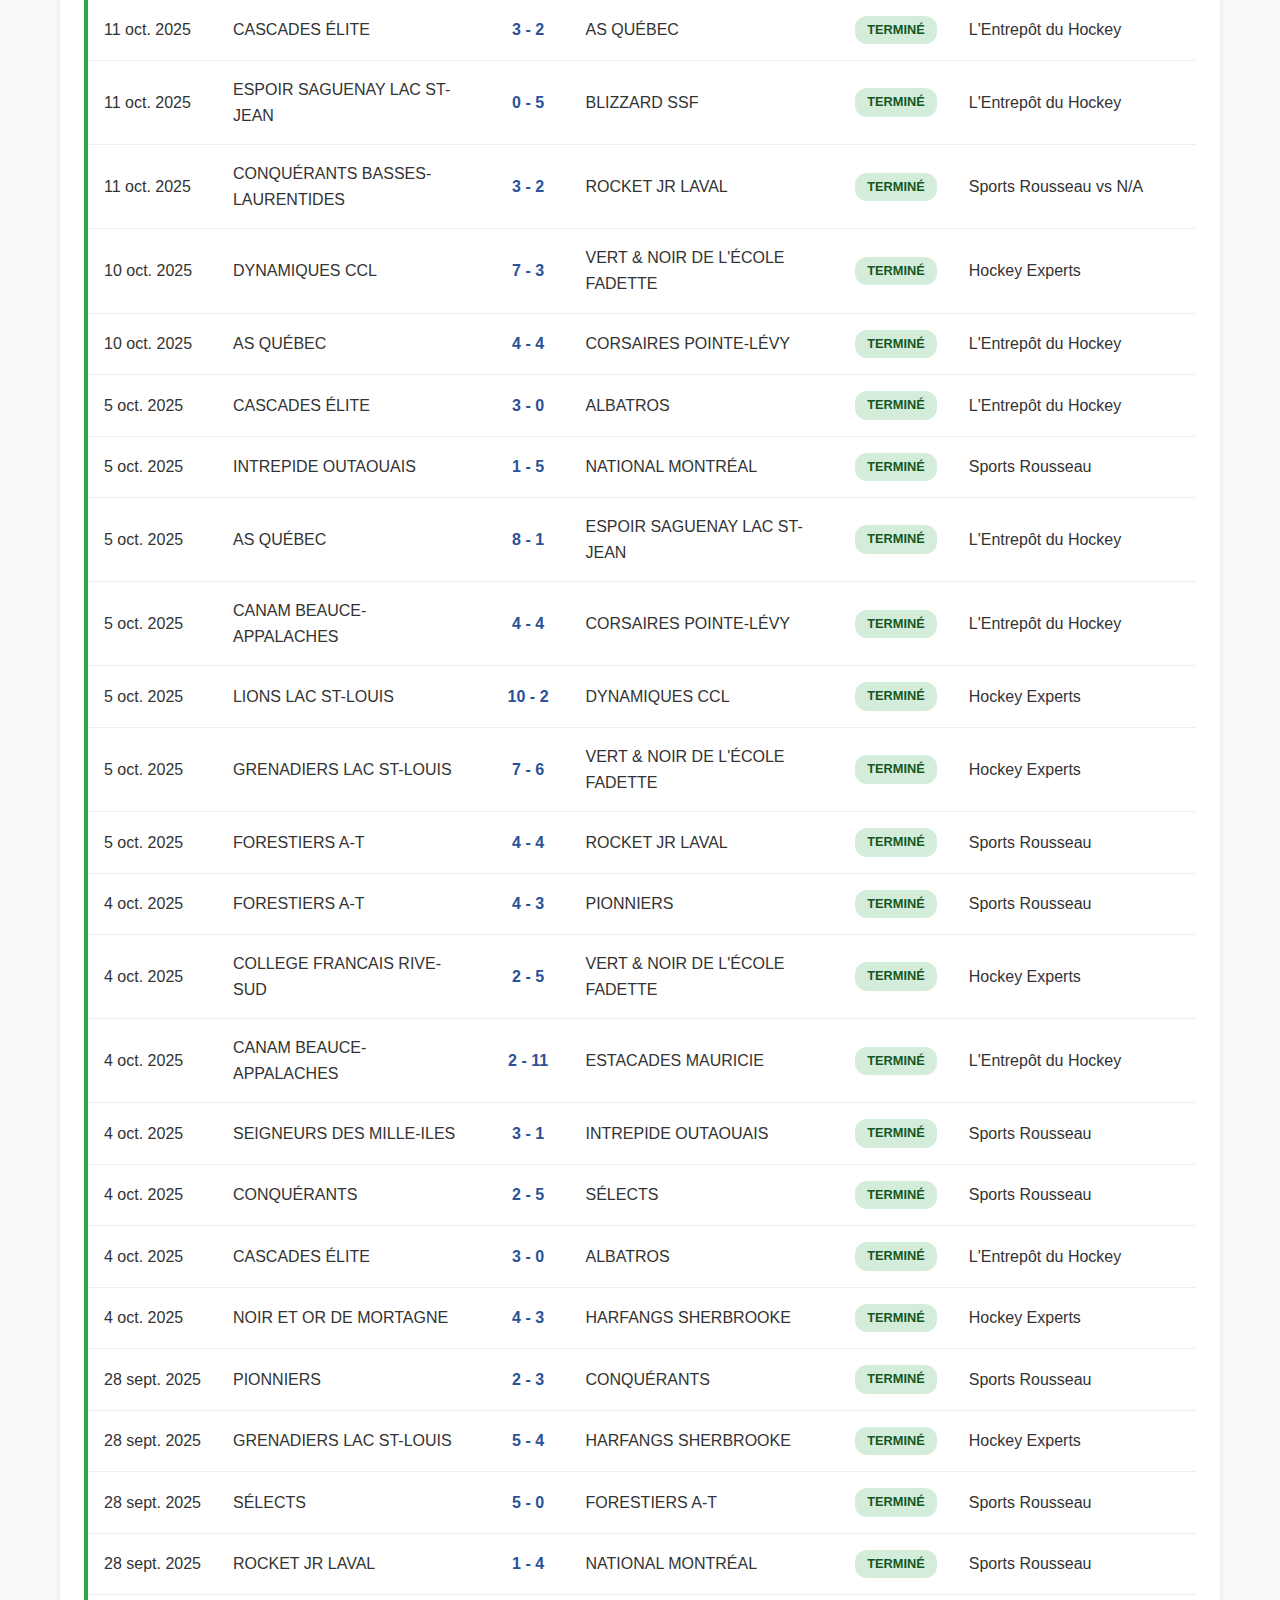
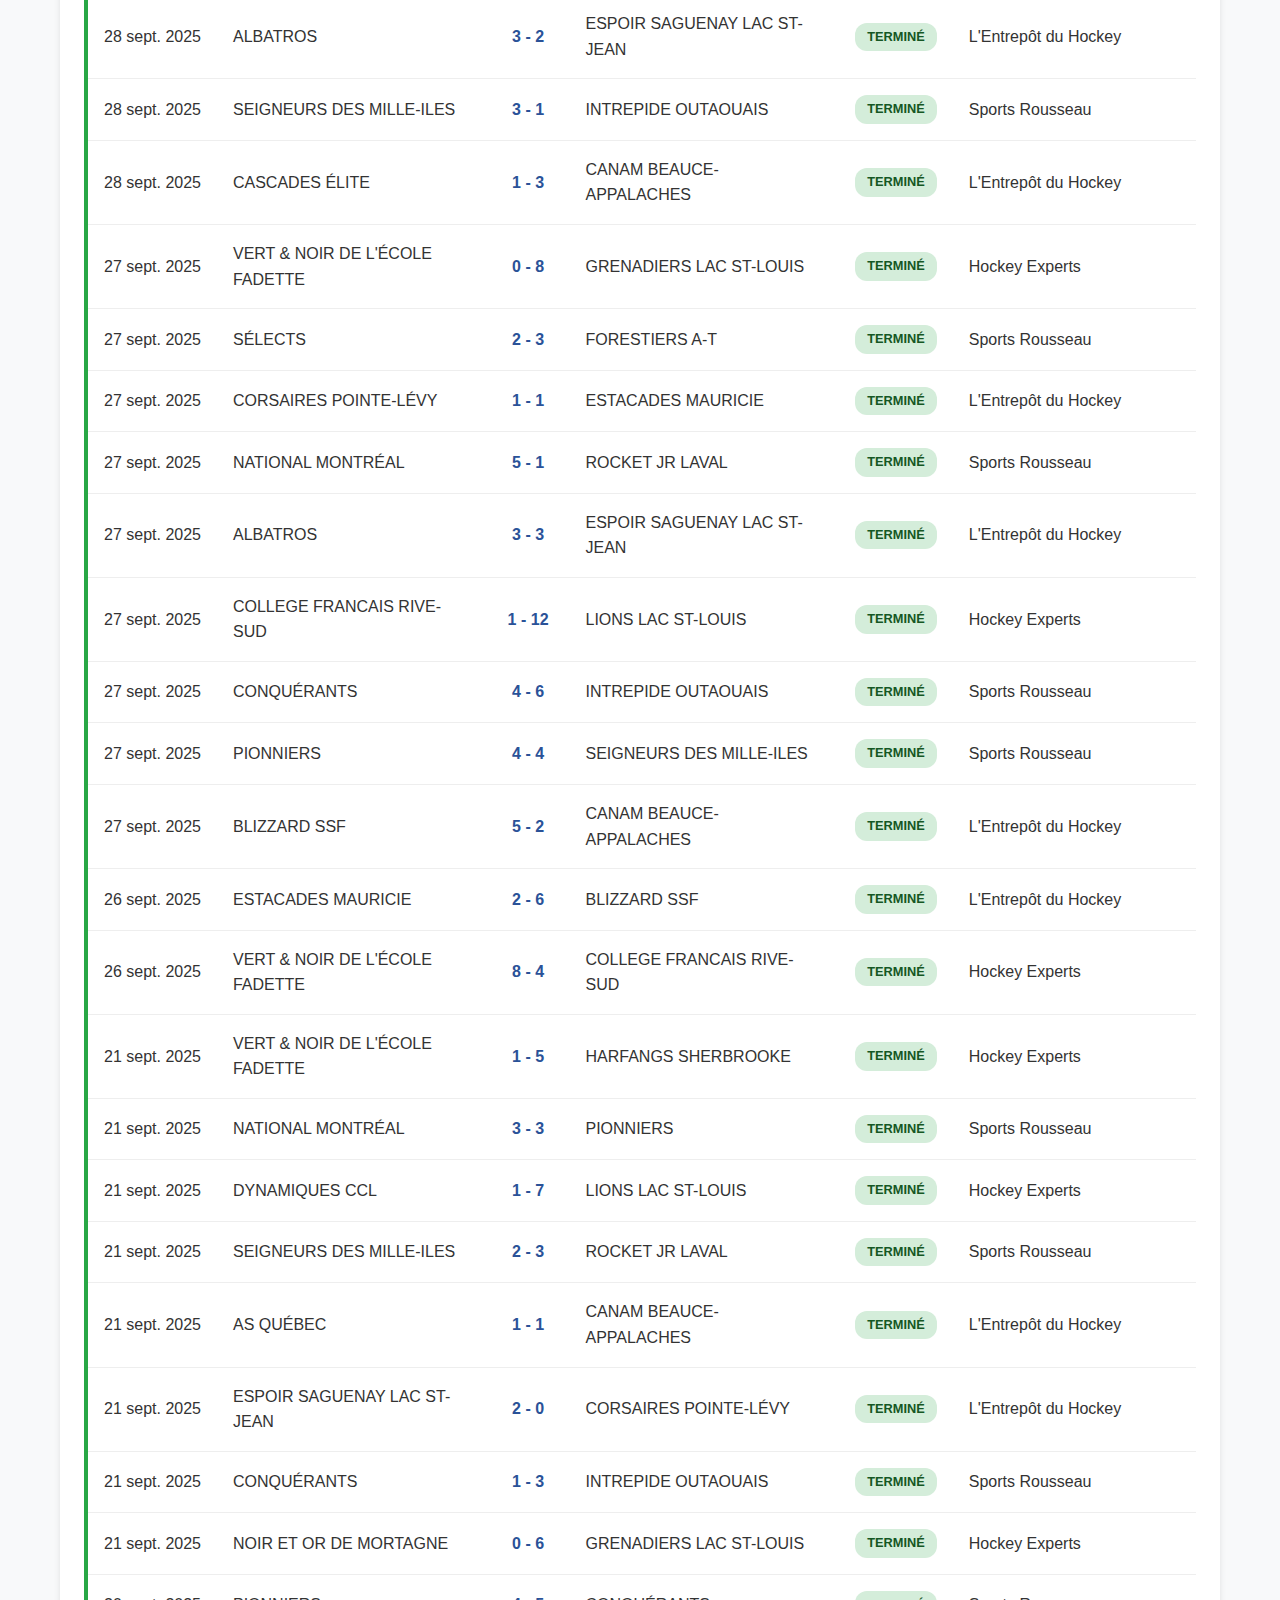
<file: web/games.html>
<!DOCTYPE html>
<html lang="fr">
<head>
    <meta charset="UTF-8">
    <meta name="viewport" content="width=device-width, initial-scale=1.0">
    <title>Matchs - LHEQ Statistics</title>
    <link rel="stylesheet" href="assets/css/main.css">
</head>
<body>
    <header class="header">
        <div class="container">
            <h1>LHEQ Statistics</h1>
            <button class="hamburger" aria-label="Menu">
                <span></span>
                <span></span>
                <span></span>
            </button>
            <nav class="nav">
                <a href="index.html" class="nav-link">Accueil</a>
                <a href="teams.html" class="nav-link">Équipes</a>
                <a href="players.html" class="nav-link">Joueurs</a>
                <a href="games.html" class="nav-link active">Matchs</a>
            </nav>
        </div>
    </header>

    <main class="main">
        <div class="container">
            <section class="page-header">
                <h2>Tous les Matchs</h2>
            </section>

            <div class="filters">
                <button class="filters-toggle">
                    Filtres
                    <span class="filters-toggle-icon">▼</span>
                </button>
                <div class="filters-content">
                    <div class="filter-options">
                        <label for="team-filter">Équipe:</label>
                        <select id="team-filter" class="filter-select">
                            <option value="">Toutes les équipes</option>
                        </select>
                    </div>
                    <div class="filter-options">
                        <label for="division-filter">Division:</label>
                        <select id="division-filter" class="filter-select">
                            <option value="">Toutes les divisions</option>
                        </select>
                    </div>
                </div>
            </div>

            <div class="table-container">
                <div class="table-wrapper">
                    <table class="games-table" style="width:100%">
                        <thead>
                            <tr>
                                <th>Date</th>
                                <th>Équipe Visiteur</th>
                                <th>Score</th>
                                <th>Équipe Domicile</th>
                                <th>Statut</th>
                                <th>Division</th>
                            </tr>
                        </thead>
                        <tbody id="games-table-body">
                            <!-- Games will be populated by JavaScript -->
                        </tbody>
                    </table>
                </div>
            </div>

            <div class="loading" id="loading">
                Chargement des matchs...
            </div>
        </div>
    </main>

    <footer class="footer">
        <div class="container">
            <p>&copy; 2025 LHEQ Statistics. Données compilées automatiquement.</p>
        </div>
    </footer>

    <script src="assets/js/main.js"></script>
    <script src="assets/js/games-simple.js"></script>
</body>
</html>
</file>
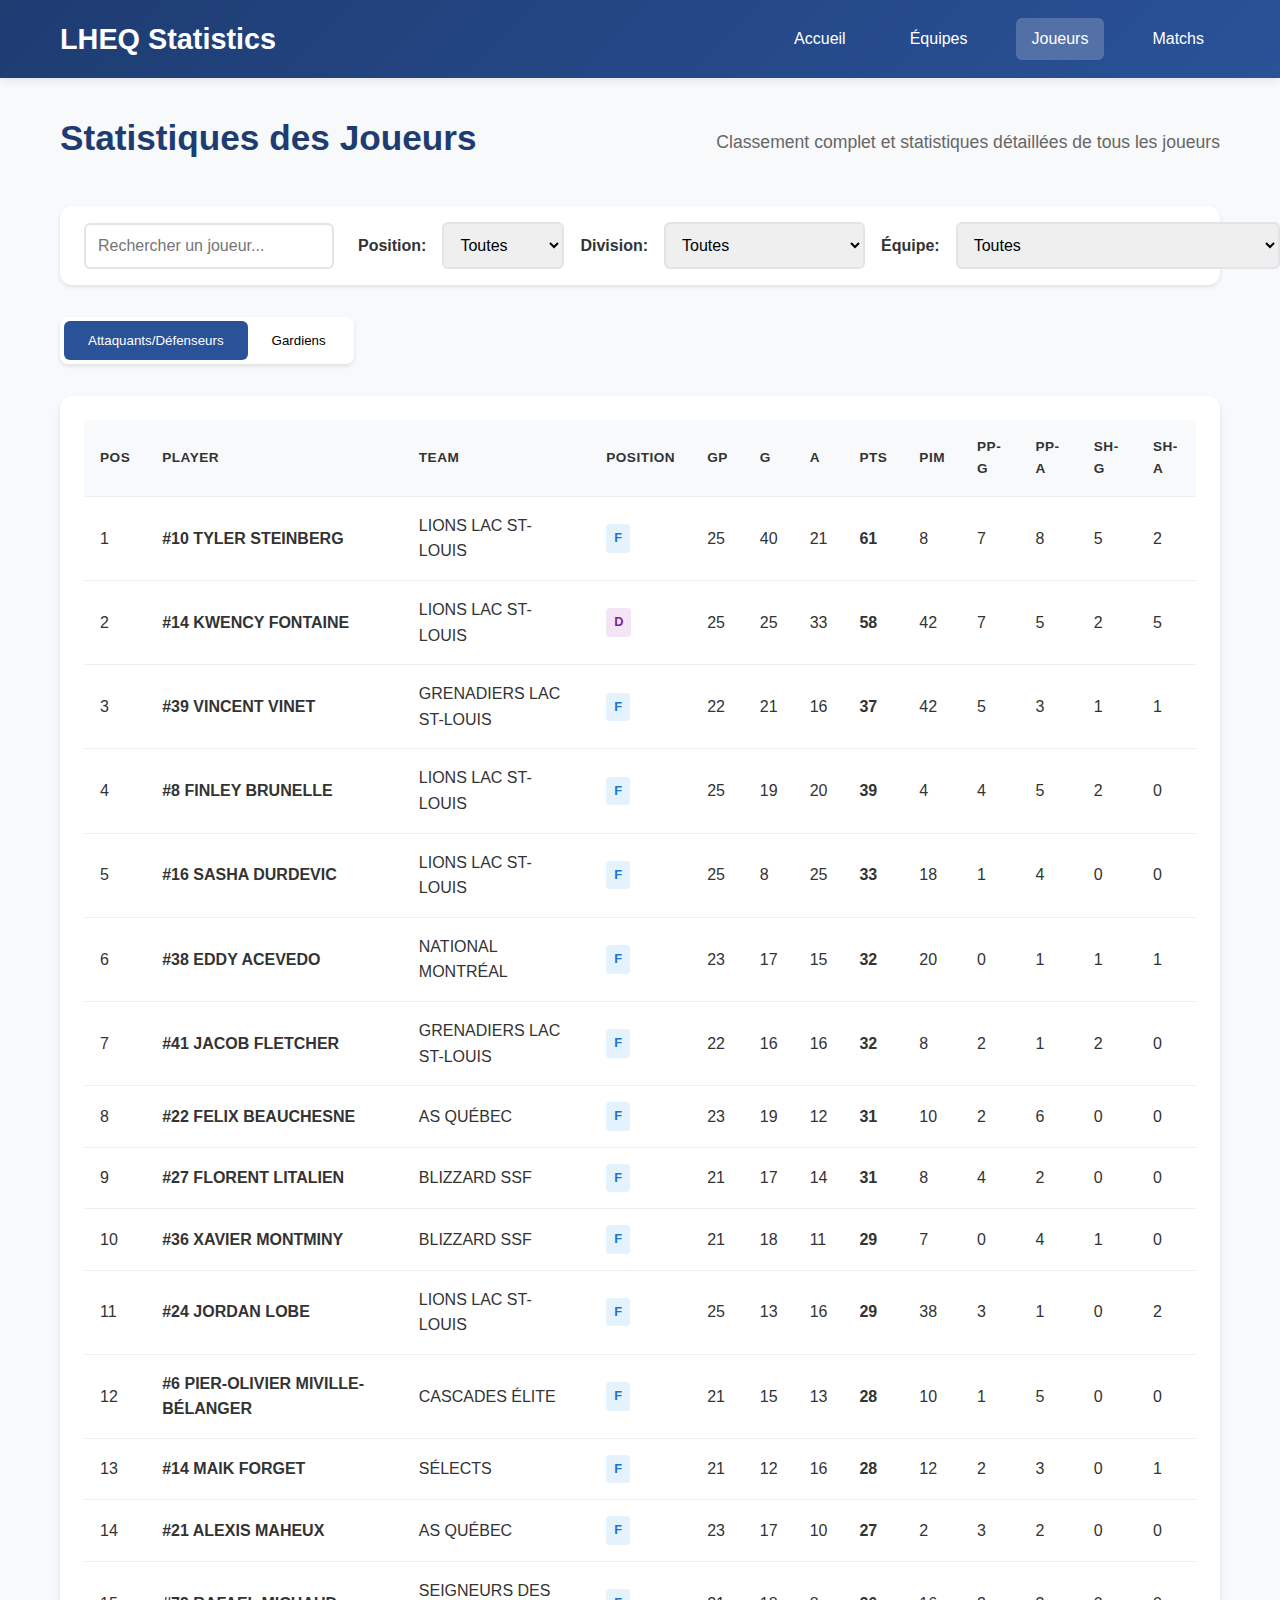
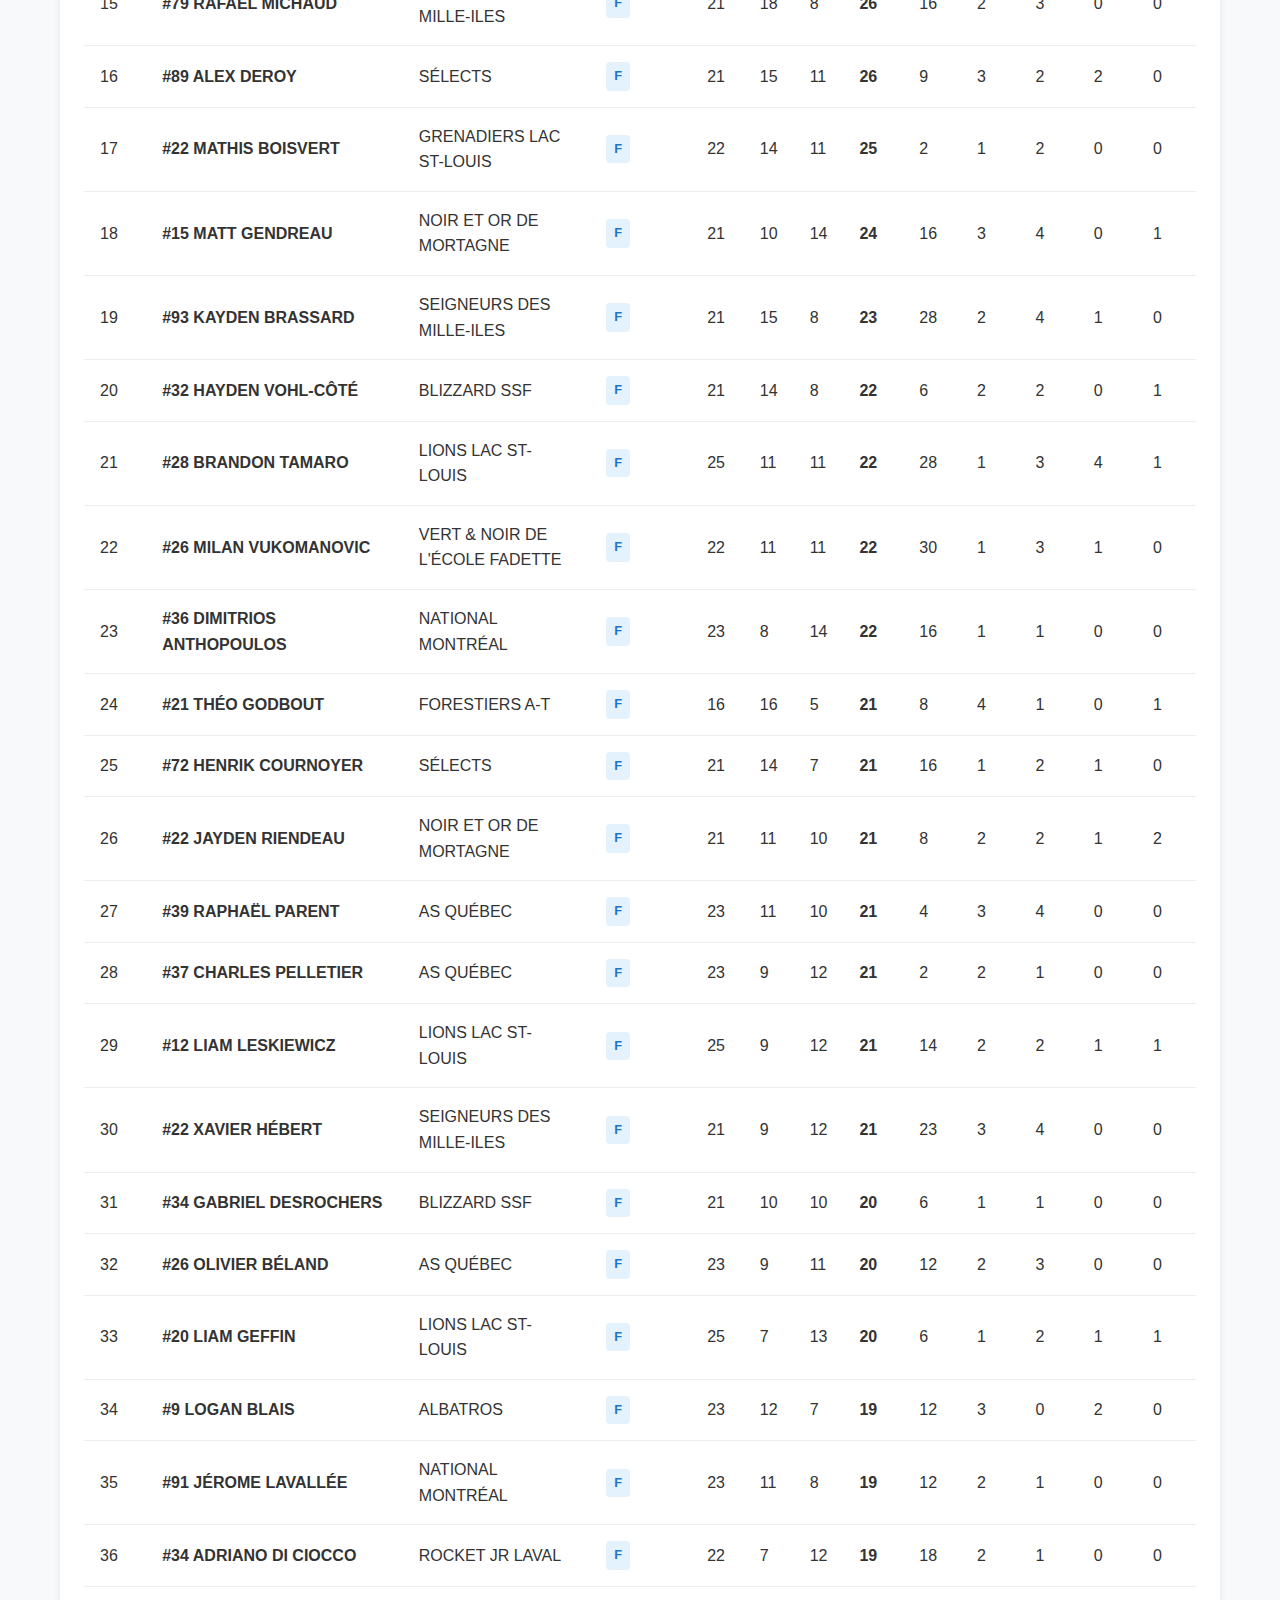
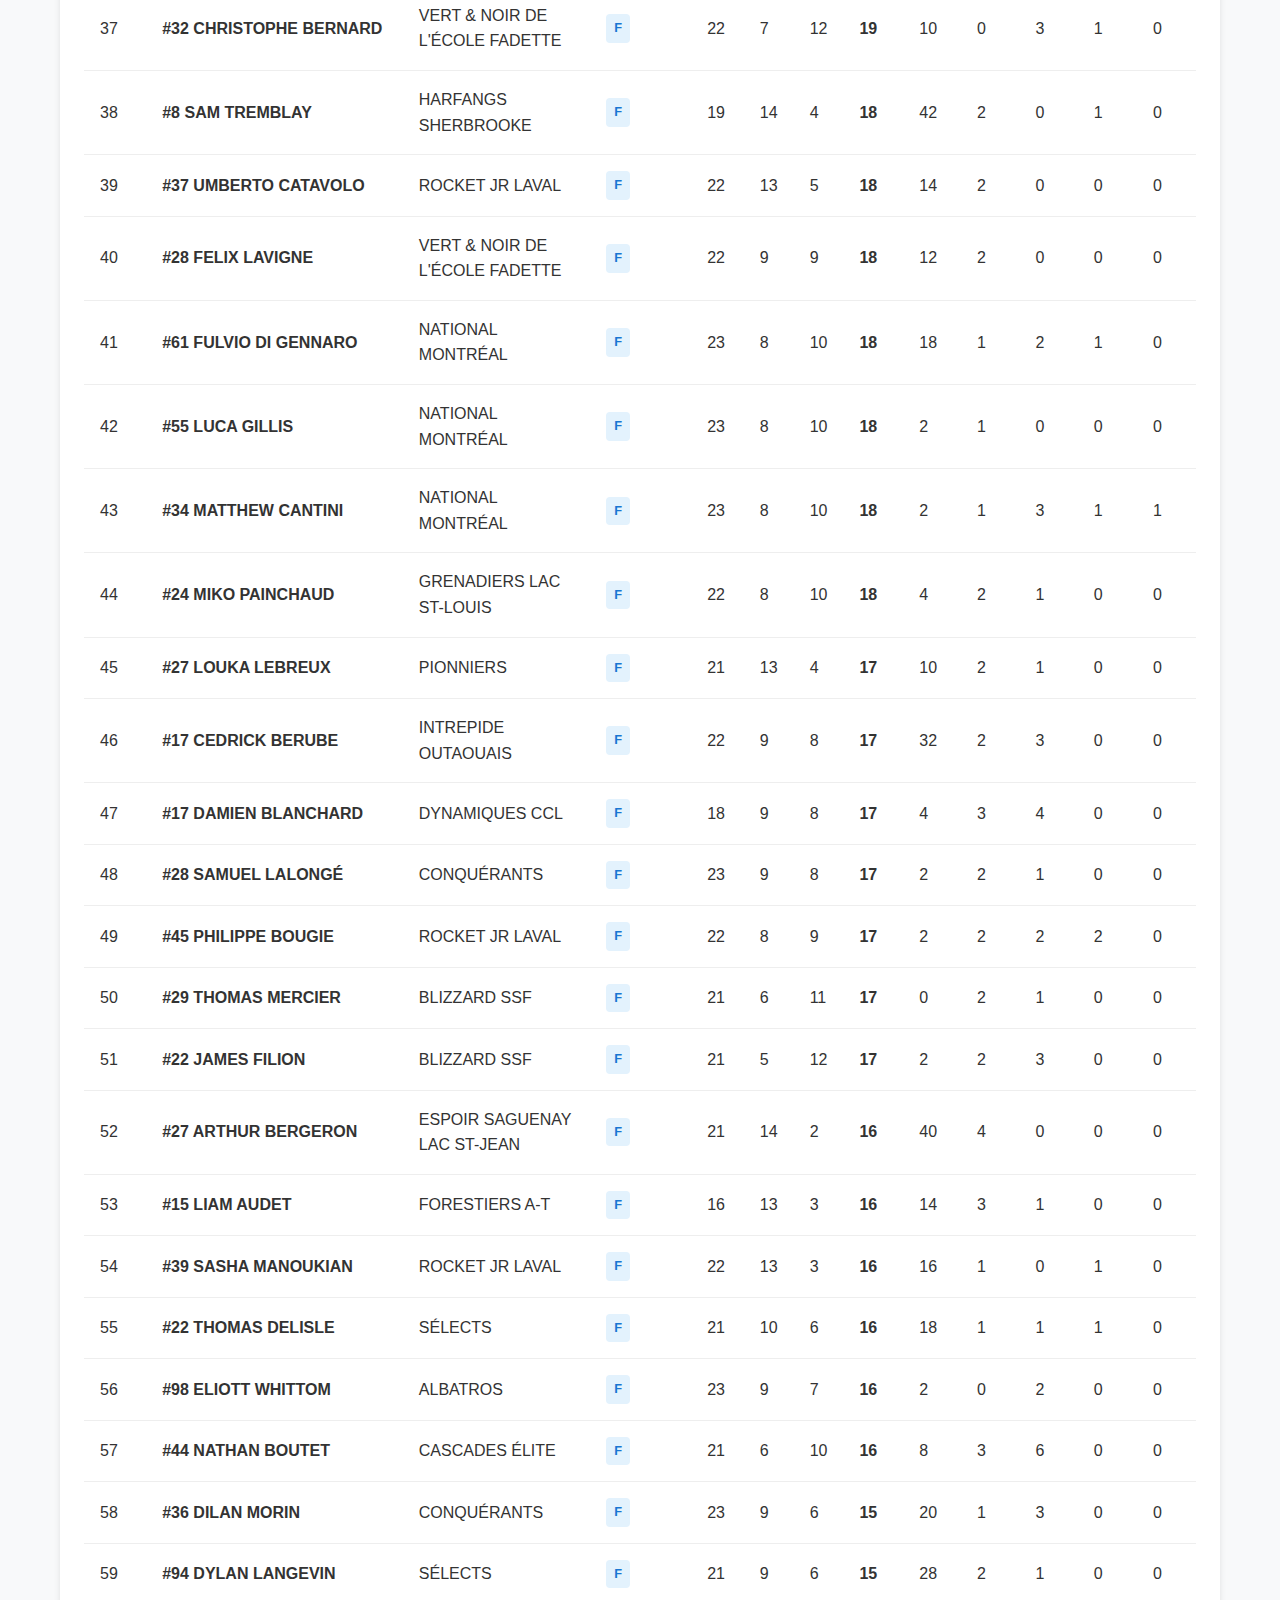
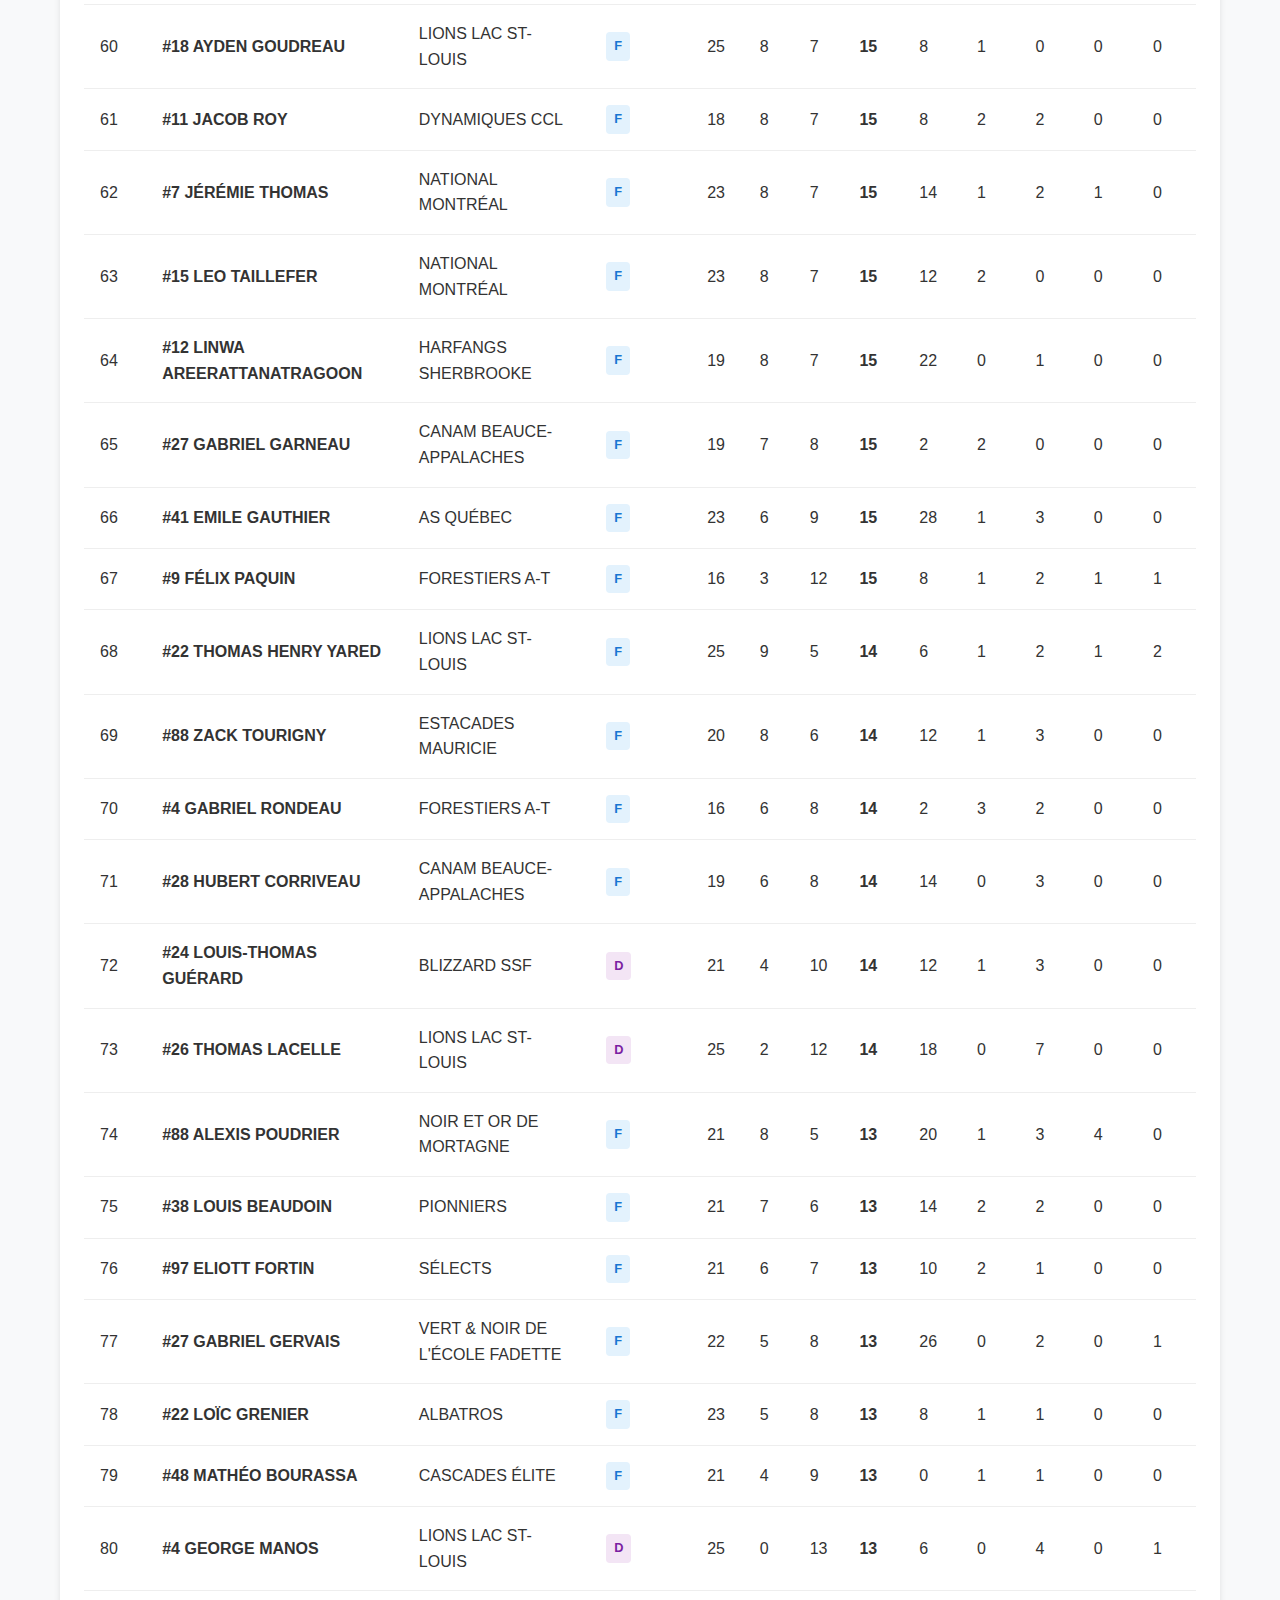
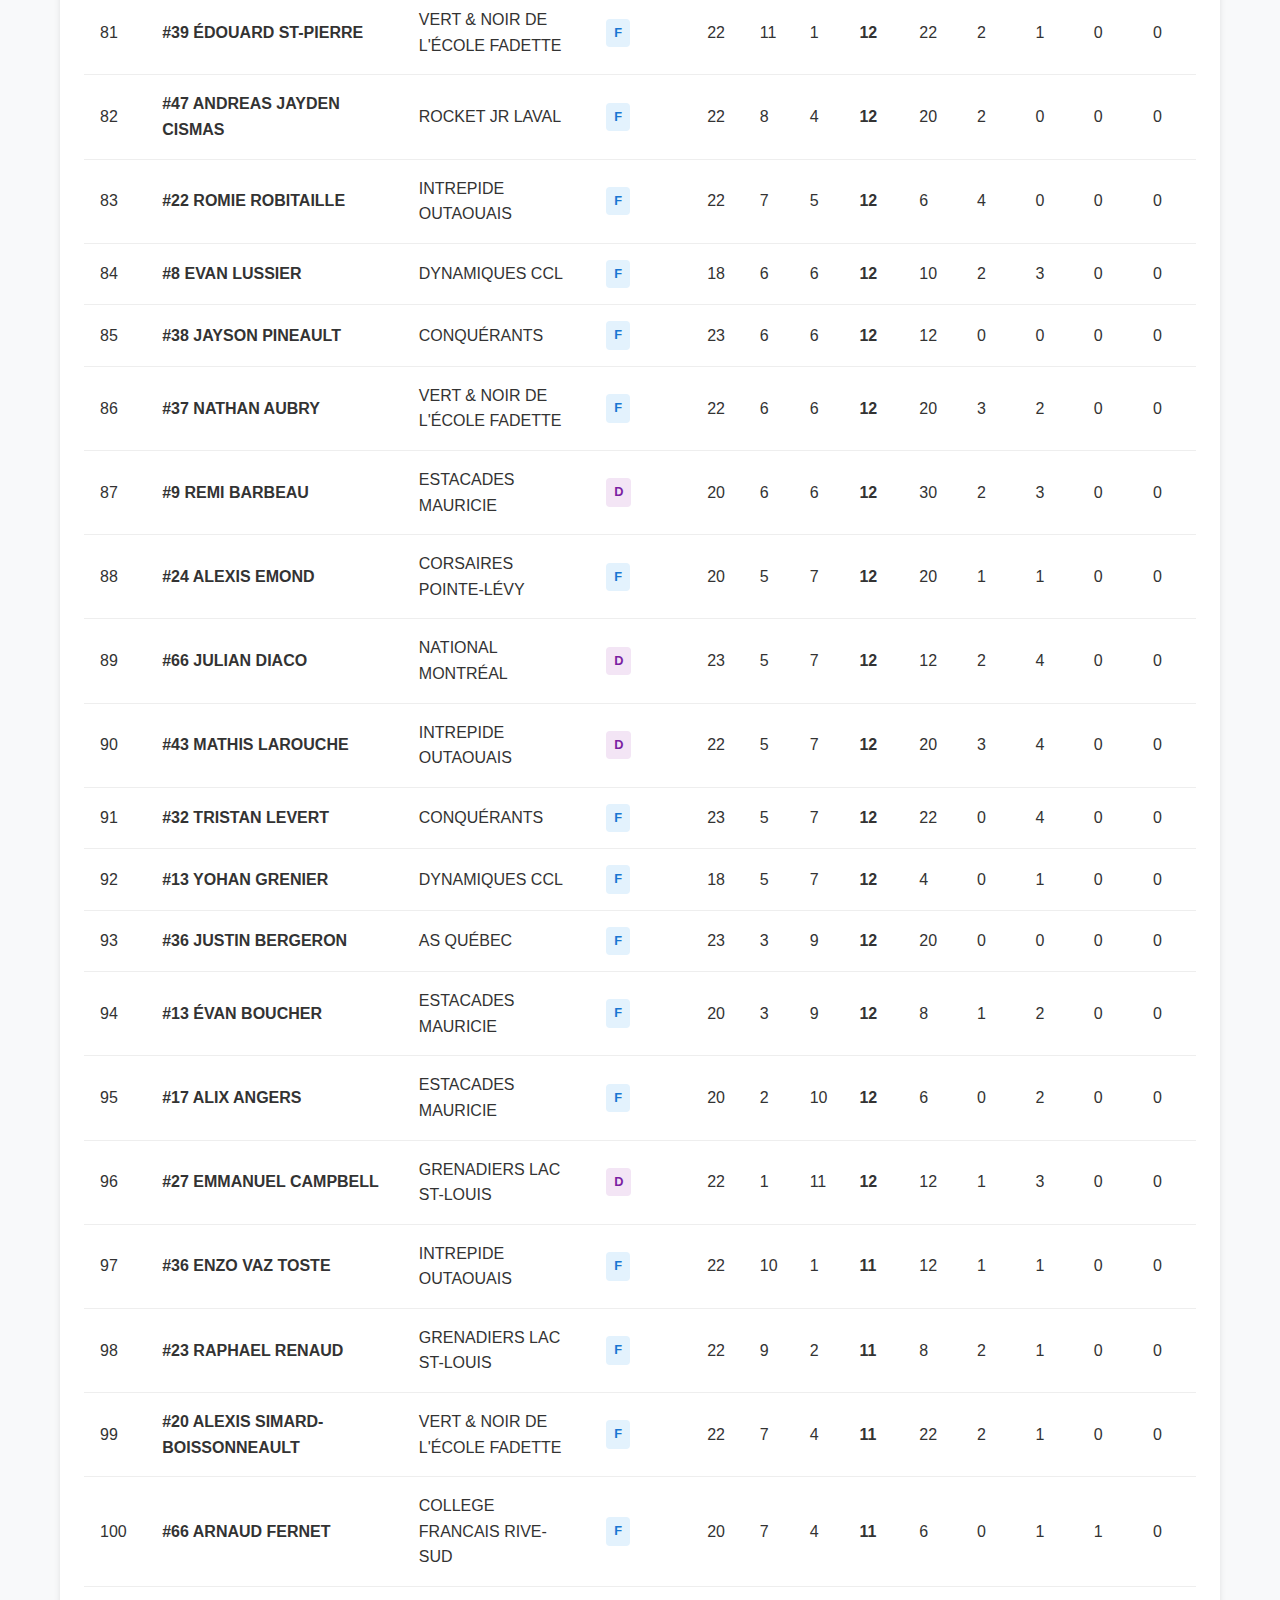
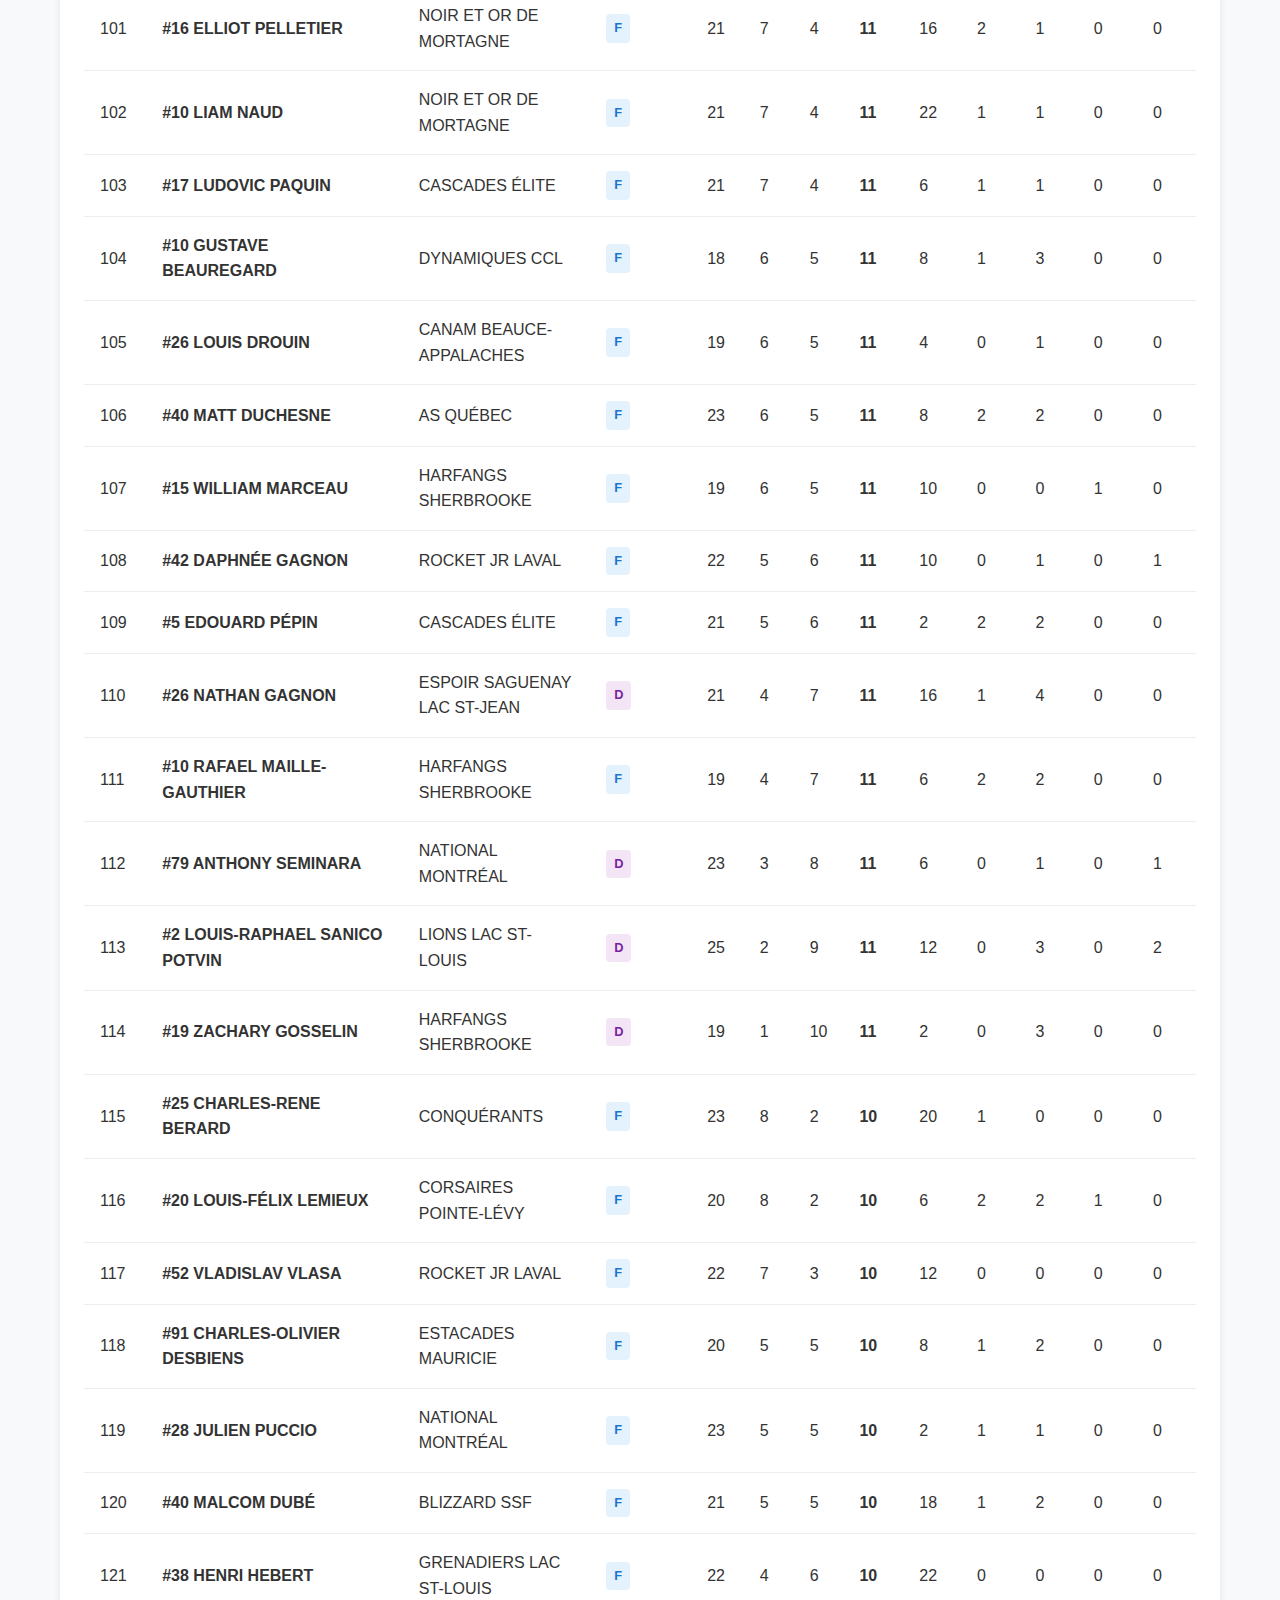
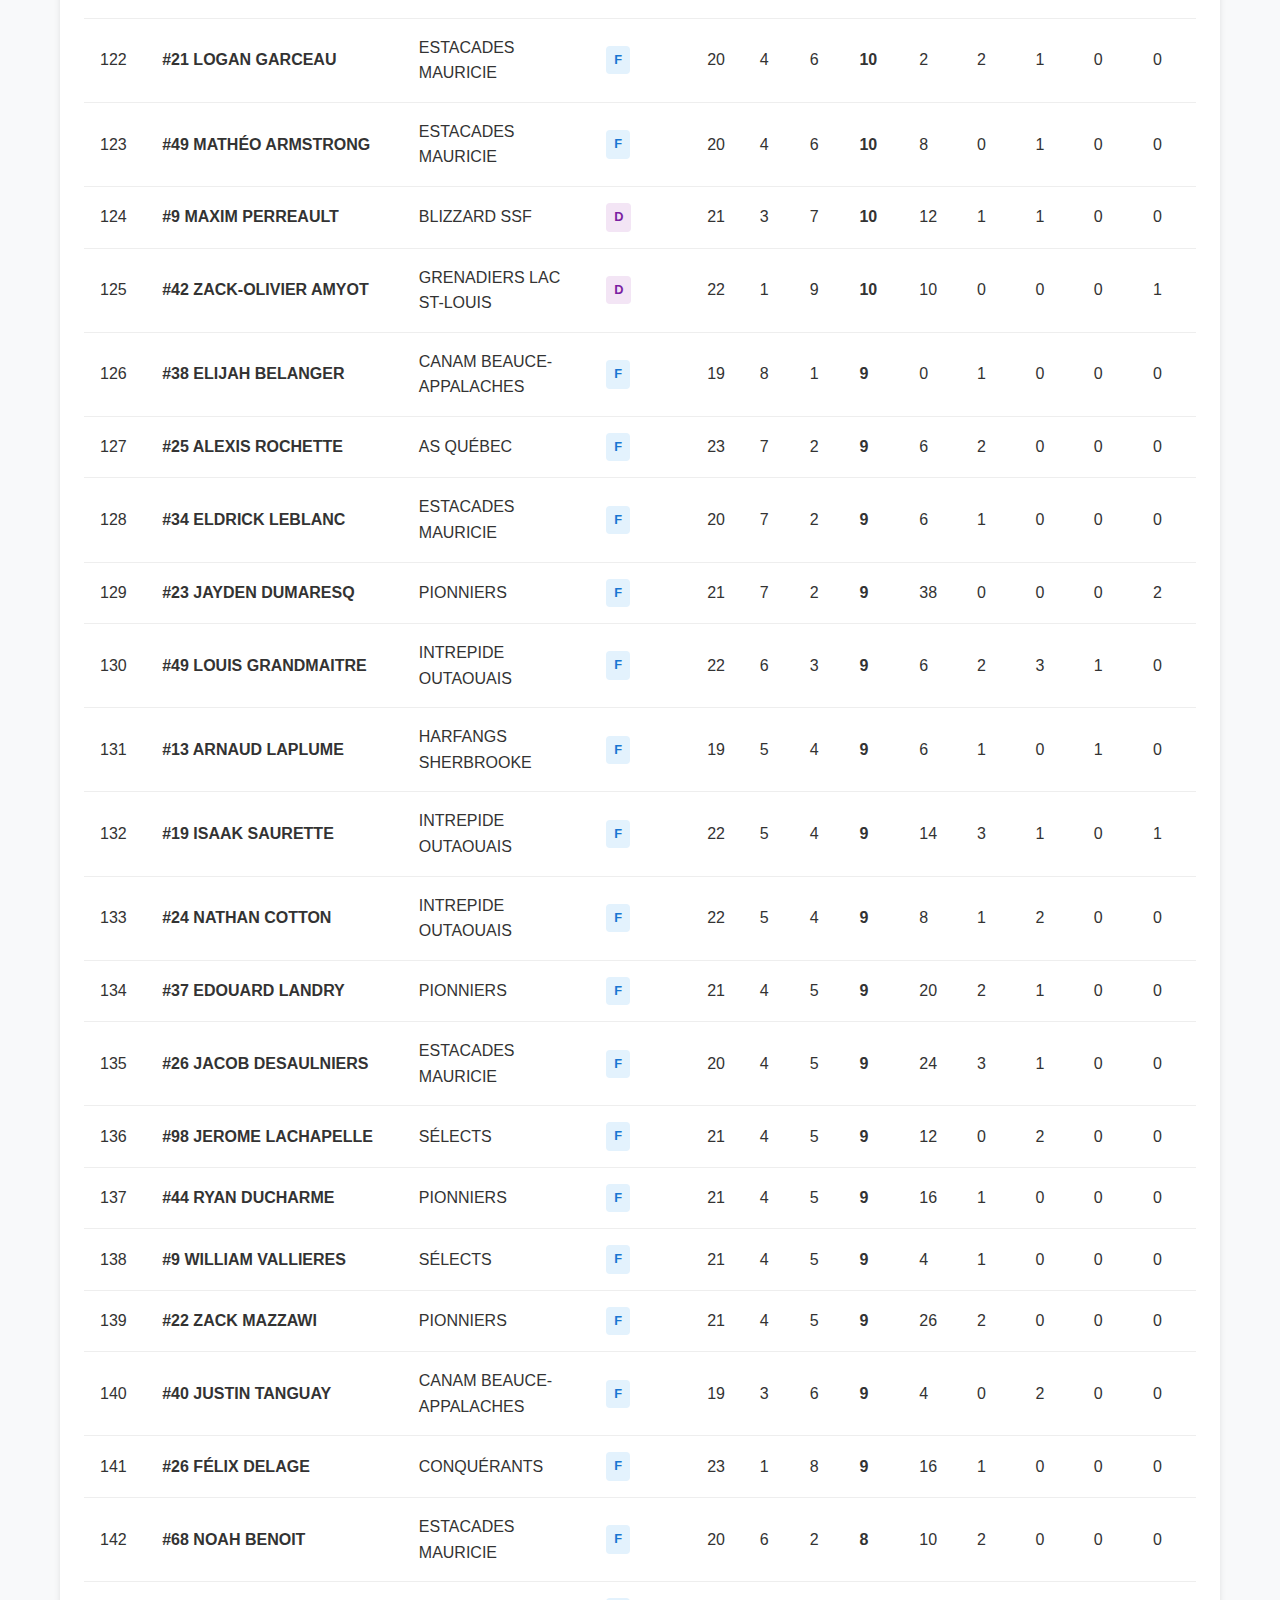
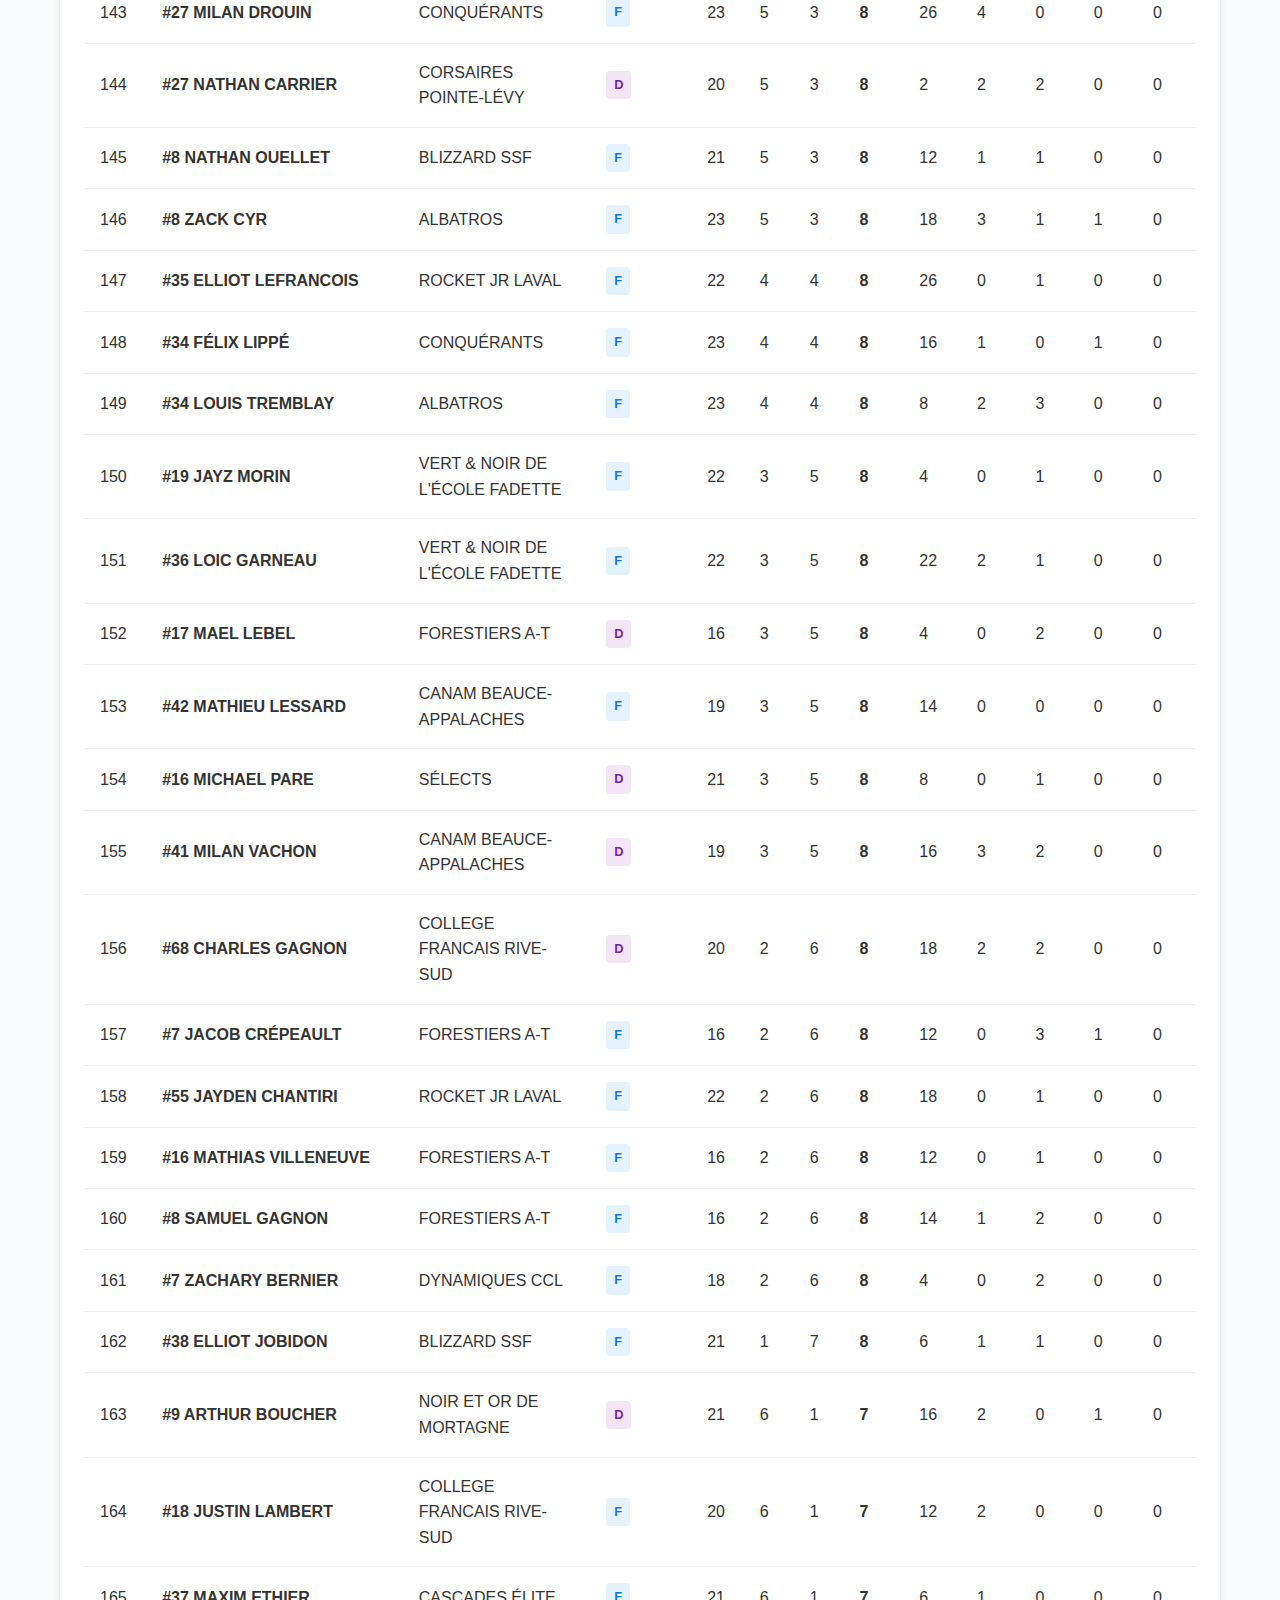
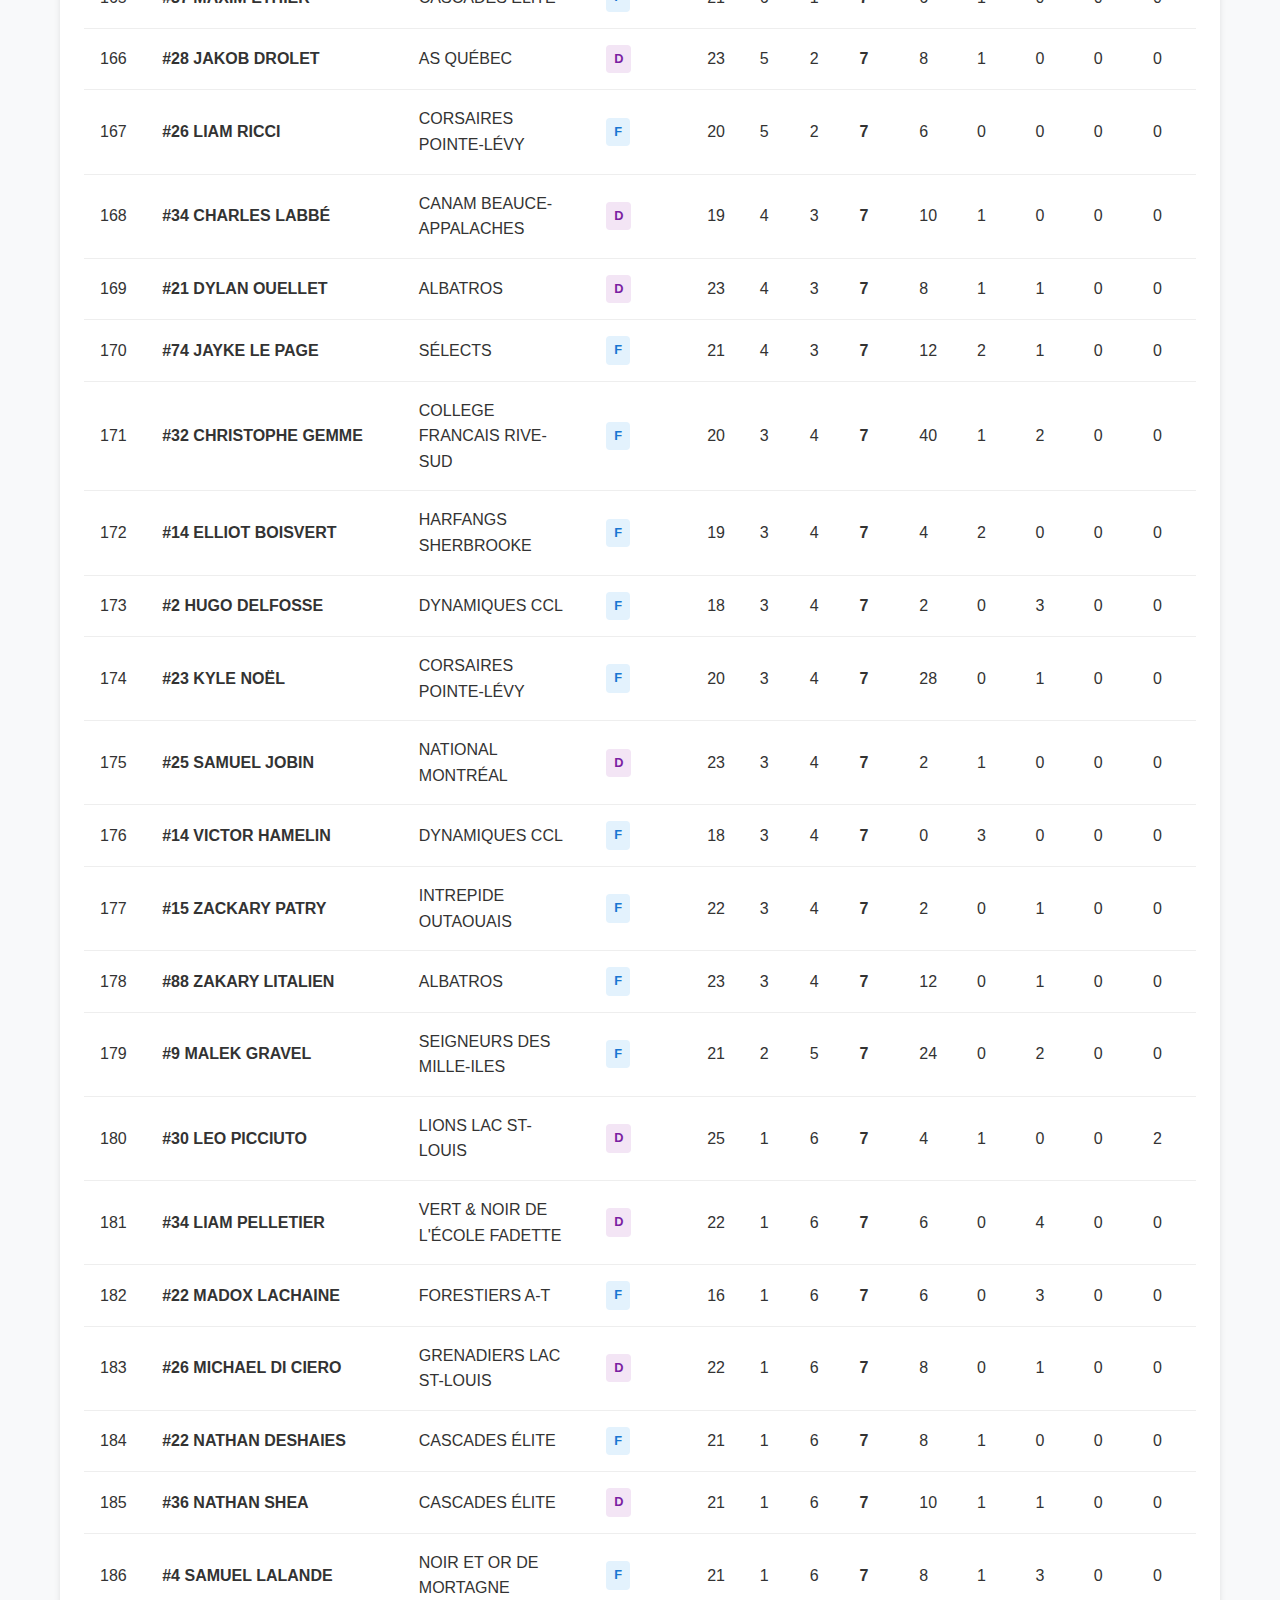
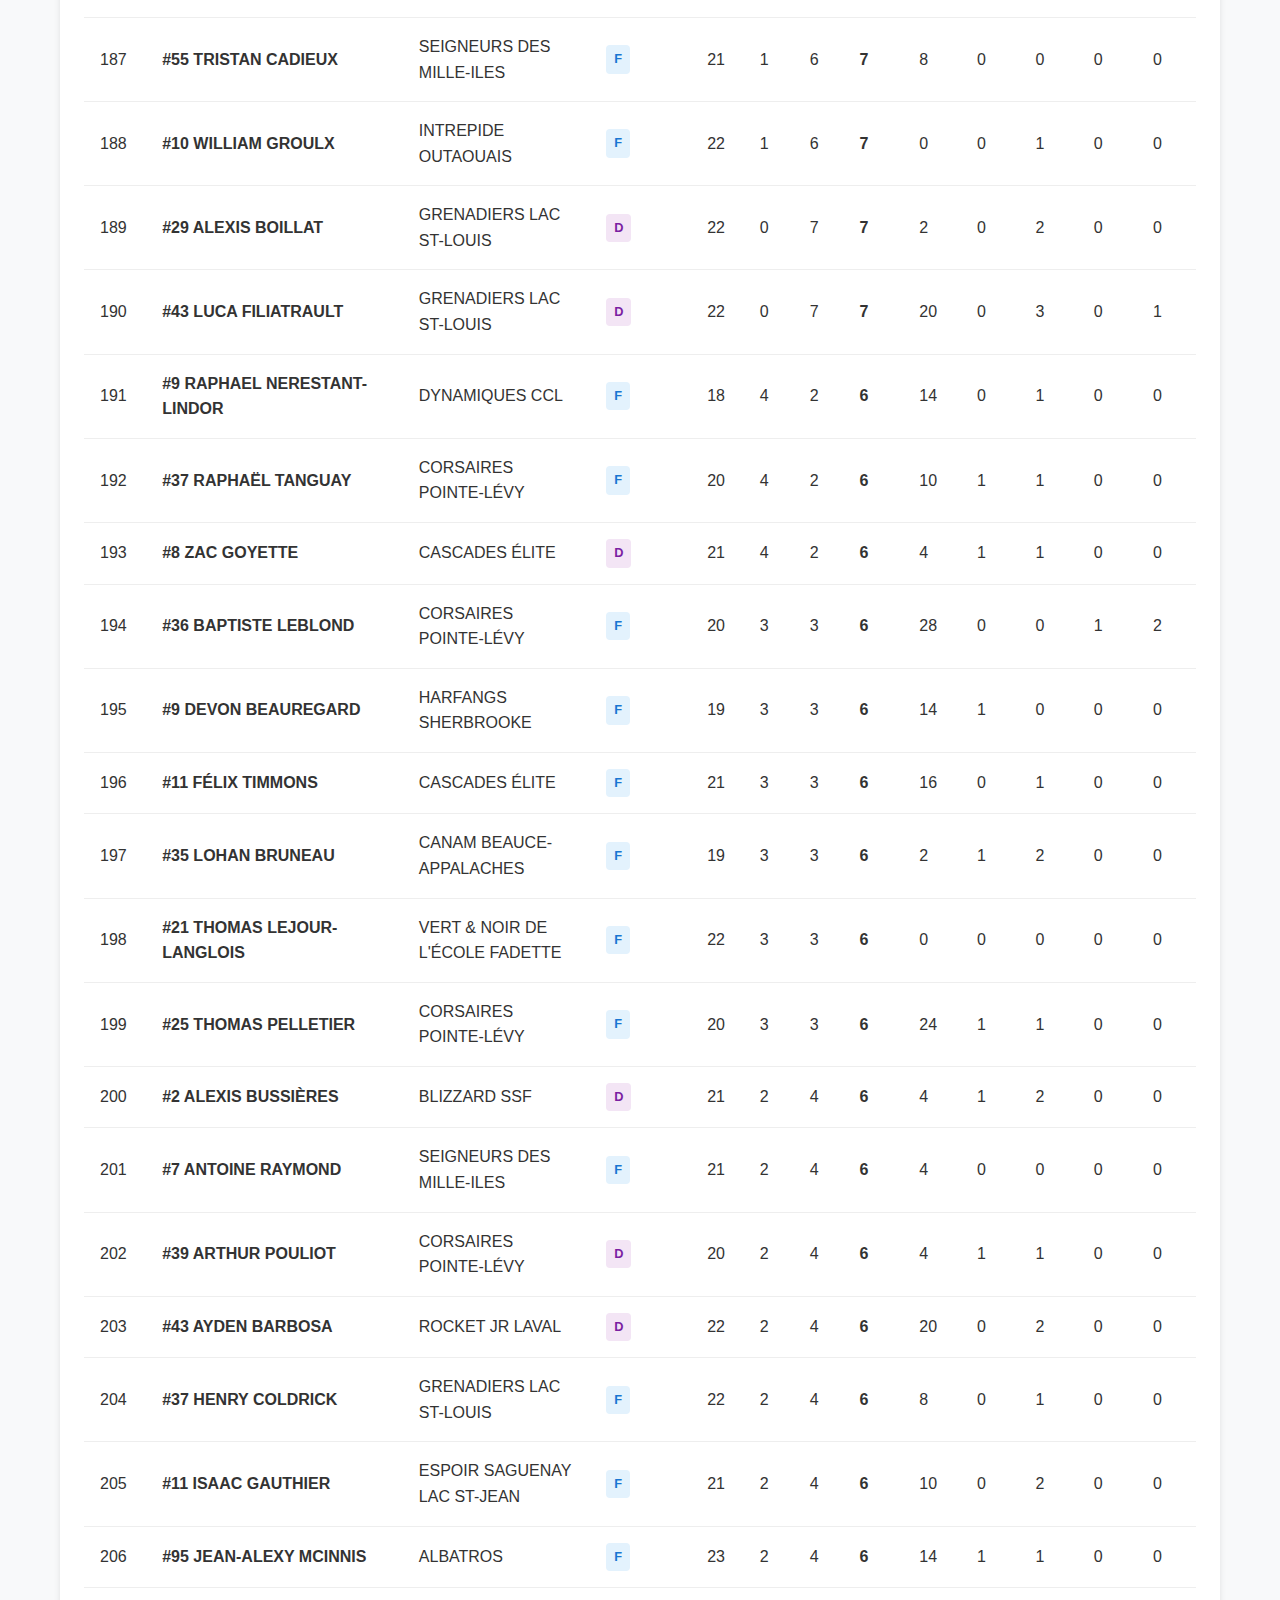
<file: web/players.html>
<!DOCTYPE html>
<html lang="fr">
<head>
    <meta charset="UTF-8">
    <meta name="viewport" content="width=device-width, initial-scale=1.0">
    <title>Joueurs - LHEQ Statistics</title>
    <link rel="stylesheet" href="assets/css/main.css">
</head>
<body>
    <header class="header">
        <div class="container">
            <h1>LHEQ Statistics</h1>
            <button class="hamburger" aria-label="Menu">
                <span></span>
                <span></span>
                <span></span>
            </button>
            <nav class="nav">
                <a href="index.html" class="nav-link">Accueil</a>
                <a href="teams.html" class="nav-link">Équipes</a>
                <a href="players.html" class="nav-link active">Joueurs</a>
                <a href="games.html" class="nav-link">Matchs</a>
            </nav>
        </div>
    </header>

    <main class="main">
        <div class="container">
            <section class="page-header">
                <h2>Statistiques des Joueurs</h2>
                <p>Classement complet et statistiques détaillées de tous les joueurs</p>
            </section>

            <div class="filters">
                <button class="filters-toggle">
                    Filtres
                    <span class="filters-toggle-icon">▼</span>
                </button>
                <div class="filters-content">
                    <div class="search-box">
                        <input type="text" id="player-search" placeholder="Rechercher un joueur...">
                    </div>
                    <div class="filter-options">
                        <label for="position-filter">Position:</label>
                        <select id="position-filter">
                            <option value="">Toutes</option>
                            <option value="F">Attaquant</option>
                            <option value="D">Défenseur</option>
                            <option value="G">Gardien</option>
                        </select>

                        <label for="division-filter">Division:</label>
                        <select id="division-filter">
                            <option value="">Toutes</option>
                        </select>

                        <label for="team-filter">Équipe:</label>
                        <select id="team-filter">
                            <option value="">Toutes</option>
                        </select>
                    </div>
                </div>
            </div>

            <div class="player-stats-toggle">
                <button id="skater-stats-btn" class="active">Attaquants/Défenseurs</button>
                <button id="goalie-stats-btn">Gardiens</button>
            </div>

            <div class="table-container">
                <div class="table-wrapper">
                    <table class="players-table" id="skater-table">
                        <thead>
                            <tr>
                                <th>Pos</th>
                                <th>Player</th>
                                <th>Team</th>
                                <th>Position</th>
                                <th>GP</th>
                                <th>G</th>
                                <th>A</th>
                                <th>Pts</th>
                                <th>PIM</th>
                                <th>PP-G</th>
                                <th>PP-A</th>
                                <th>SH-G</th>
                                <th>SH-A</th>
                            </tr>
                        </thead>
                        <tbody id="skater-table-body">
                        </tbody>
                    </table>

                    <table class="players-table" id="goalie-table" style="display: none;">
                        <thead>
                            <tr>
                                <th>Pos</th>
                                <th>Goalie</th>
                                <th>Team</th>
                                <th>GP</th>
                                <th>W</th>
                                <th>L</th>
                                <th>T</th>
                                <th>GA</th>
                                <th>GAA</th>
                            </tr>
                        </thead>
                        <tbody id="goalie-table-body">
                        </tbody>
                    </table>
                </div>
            </div>
        </div>
    </main>

    <footer class="footer">
        <div class="container">
            <p>&copy; 2025 LHEQ Statistics. Données compilées automatiquement.</p>
        </div>
    </footer>

    <!-- DataTables CSS and JS -->
    <link rel="stylesheet" href="https://cdn.datatables.net/1.13.6/css/dataTables.bootstrap5.min.css">
    <script src="https://code.jquery.com/jquery-3.7.0.min.js"></script>
    <script src="https://cdn.datatables.net/1.13.6/js/jquery.dataTables.min.js"></script>
    <script src="https://cdn.datatables.net/1.13.6/js/dataTables.bootstrap5.min.js"></script>

    <script src="assets/js/main.js"></script>
    <script src="assets/js/players.js"></script>
</body>
</html>
</file>
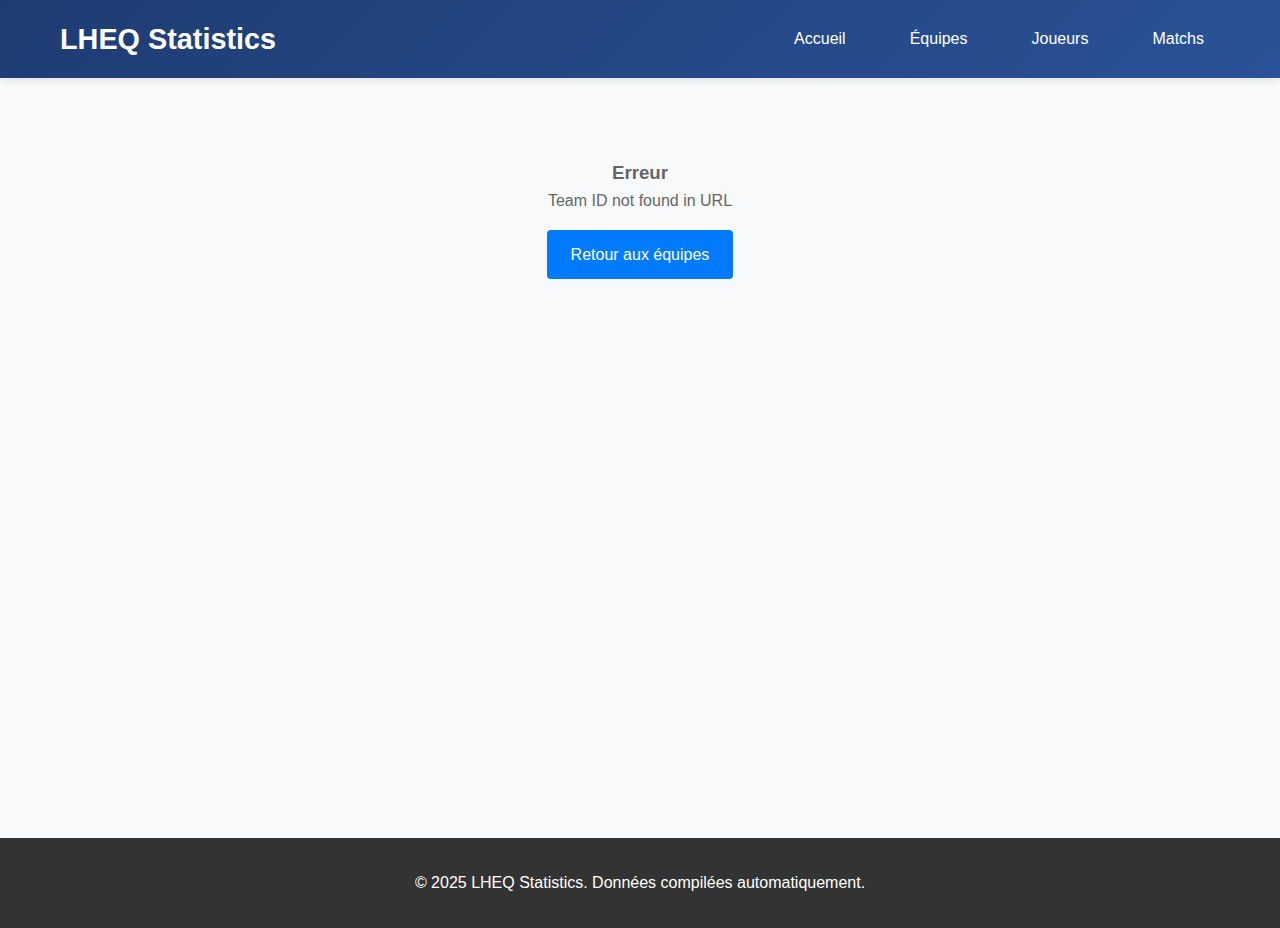
<file: web/team-detail.html>
<!DOCTYPE html>
<html lang="fr">
<head>
    <meta charset="UTF-8">
    <meta name="viewport" content="width=device-width, initial-scale=1.0">
    <title>Équipe - LHEQ Statistics</title>
    <link rel="stylesheet" href="assets/css/main.css">
</head>
<body>
    <header class="header">
        <div class="container">
            <h1>LHEQ Statistics</h1>
            <button class="hamburger" aria-label="Menu">
                <span></span>
                <span></span>
                <span></span>
            </button>
            <nav class="nav">
                <a href="index.html" class="nav-link">Accueil</a>
                <a href="teams.html" class="nav-link">Équipes</a>
                <a href="players.html" class="nav-link">Joueurs</a>
                <a href="games.html" class="nav-link">Matchs</a>
            </nav>
        </div>
    </header>

    <main class="main">
        <div class="container">
            <div class="back-link">
                <a href="teams.html">&larr; Retour aux équipes</a>
            </div>

            <section class="team-header">
                <div class="team-info">
                    <img id="team-logo" src="" alt="Team Logo" class="team-logo">
                    <div class="team-details">
                        <h1 id="team-name">Loading...</h1>
                        <div class="team-stats">
                            <span class="stat-record">Record: <span id="team-wins">--</span>-<span id="team-losses">--</span>-<span id="team-ties">--</span></span>
                            <span class="stat-points">Points: <span id="team-points">--</span></span>
                            <span class="stat-gp">GP: <span id="team-gp">--</span></span>
                            <span class="stat-gf">GF: <span id="team-gf">--</span></span>
                            <span class="stat-ga">GA: <span id="team-ga">--</span></span>
                            <span class="stat-diff">Diff: <span id="team-diff">--</span></span>
                            <span class="stat-pp">PP%: <span id="team-pp">--</span></span>
                            <span class="stat-home">Home: <span id="team-home">--</span></span>
                            <span class="stat-away">Away: <span id="team-away">--</span></span>
                            <span class="stat-pim">PIM: <span id="team-pim">--</span></span>
                        </div>
                    </div>
                </div>
            </section>

            <section class="team-games">
                <h3>Derniers Matchs</h3>
                <div class="games-pagination">
                    <button id="games-prev" class="pagination-btn" disabled>&larr; Précédent</button>
                    <span id="games-info">Matchs 1-5 sur --</span>
                    <button id="games-next" class="pagination-btn">Suivant &rarr;</button>
                </div>
                <div class="table-container">
                    <div class="table-wrapper">
                        <table class="games-table">
                            <thead>
                                <tr>
                                    <th>Date</th>
                                    <th>Adversaire</th>
                                    <th>Dom/Ext</th>
                                    <th>Résultat</th>
                                    <th>Score</th>
                                </tr>
                            </thead>
                            <tbody id="games-body">
                            </tbody>
                        </table>
                    </div>
                </div>
            </section>

            <section class="formations">
                <h3>Formations Probables</h3>

                <div class="formations-container">
                    <div class="formation-section">
                        <h4>Trios d'Attaque (Even Strength)</h4>
                        <div id="f-lines" class="formations-list">
                            <p class="no-data">Aucune ligne détectée</p>
                        </div>
                    </div>

                    <div class="formation-section">
                        <h4>Paires de Défense (Even Strength)</h4>
                        <div id="d-pairs" class="formations-list">
                            <p class="no-data">Aucune paire détectée</p>
                        </div>
                    </div>

                    <div class="formation-section">
                        <h4>Top 5 Duos Marqueurs</h4>
                        <div id="goal-pairs" class="formations-list">
                            <p class="no-data">Aucun duo détecté</p>
                        </div>
                    </div>
                </div>
            </section>

            <section class="roster">
                <h3>Effectif de l'Équipe</h3>

                <div class="player-tabs">
                    <button class="tab-btn active" data-tab="skaters">Attaquants & Défenseurs</button>
                    <button class="tab-btn" data-tab="goalies">Gardiens</button>
                </div>

                <div class="tab-content active" id="skaters-tab">
                    <div class="table-container">
                        <div class="table-wrapper">
                            <table class="players-table">
                                <thead>
                                    <tr>
                                        <th>Player</th>
                                        <th>Pos</th>
                                        <th>GP</th>
                                        <th>G</th>
                                        <th>A</th>
                                        <th>Pts</th>
                                        <th>PIM</th>
                                        <th>PPG</th>
                                        <th>SHG</th>
                                    </tr>
                                </thead>
                                <tbody id="skaters-body">
                                </tbody>
                            </table>
                        </div>
                    </div>
                </div>

                <div class="tab-content" id="goalies-tab">
                    <div class="table-container">
                        <div class="table-wrapper">
                            <table class="players-table">
                                <thead>
                                    <tr>
                                        <th>Player</th>
                                        <th>GP</th>
                                        <th>W</th>
                                        <th>L</th>
                                        <th>T</th>
                                        <th>GA</th>
                                        <th>GAA</th>
                                    </tr>
                                </thead>
                                <tbody id="goalies-body">
                                </tbody>
                            </table>
                        </div>
                    </div>
                </div>
            </section>
        </div>
    </main>

    <footer class="footer">
        <div class="container">
            <p>&copy; 2025 LHEQ Statistics. Données compilées automatiquement.</p>
        </div>
    </footer>

    <!-- DataTables CSS and JS -->
    <link rel="stylesheet" href="https://cdn.datatables.net/1.13.6/css/dataTables.bootstrap5.min.css">
    <script src="https://code.jquery.com/jquery-3.7.0.min.js"></script>
    <script src="https://cdn.datatables.net/1.13.6/js/jquery.dataTables.min.js"></script>
    <script src="https://cdn.datatables.net/1.13.6/js/dataTables.bootstrap5.min.js"></script>

    <script src="assets/js/main.js"></script>
    <script src="assets/js/team-detail.js"></script>
</body>
</html>
</file>
<file: web/assets/css/main.css>
/* Reset and Base Styles */
* {
    margin: 0;
    padding: 0;
    box-sizing: border-box;
}

body {
    font-family: 'Segoe UI', Tahoma, Geneva, Verdana, sans-serif;
    line-height: 1.6;
    color: #333;
    background-color: #f8f9fa;
}

.container {
    max-width: 1200px;
    margin: 0 auto;
    padding: 0 20px;
}

/* Header */
.header {
    background: linear-gradient(135deg, #1e3c72 0%, #2a5298 100%);
    color: white;
    padding: 1rem 0;
    box-shadow: 0 2px 10px rgba(0,0,0,0.1);
    position: relative;
}

.header .container {
    display: flex;
    justify-content: space-between;
    align-items: center;
}

.header h1 {
    font-size: 1.8rem;
    font-weight: 700;
}

.nav {
    display: flex;
    gap: 2rem;
}

.nav-link {
    color: white;
    text-decoration: none;
    padding: 0.5rem 1rem;
    border-radius: 6px;
    transition: background-color 0.3s ease;
}

.nav-link:hover,
.nav-link.active {
    background-color: rgba(255,255,255,0.2);
}

/* Hamburger Menu */
.hamburger {
    display: none;
    flex-direction: column;
    cursor: pointer;
    padding: 0.5rem;
    background: none;
    border: none;
    z-index: 1001;
}

.hamburger span {
    width: 25px;
    height: 3px;
    background: white;
    margin: 3px 0;
    transition: all 0.3s ease;
    border-radius: 3px;
}

.hamburger.active span:nth-child(1) {
    transform: rotate(45deg) translate(5px, 5px);
}

.hamburger.active span:nth-child(2) {
    opacity: 0;
}

.hamburger.active span:nth-child(3) {
    transform: rotate(-45deg) translate(7px, -6px);
}

/* Main Content */
.main {
    min-height: calc(100vh - 140px);
    padding: 2rem 0;
}

/* Hero Section */
.hero {
    text-align: center;
    margin-bottom: 3rem;
}

.hero h2 {
    font-size: 2.5rem;
    color: #1e3c72;
    margin-bottom: 1rem;
}

.hero p {
    font-size: 1.2rem;
    color: #666;
}

/* Page Header */
.page-header {
    text-align: center;
    margin-bottom: 2rem;
}

.page-header h2 {
    font-size: 2.2rem;
    color: #1e3c72;
    margin-bottom: 0.5rem;
}

.page-header p {
    font-size: 1.1rem;
    color: #666;
}

/* Dashboard Stats */
.stats-grid {
    display: grid;
    grid-template-columns: repeat(auto-fit, minmax(200px, 1fr));
    gap: 2rem;
    margin-bottom: 3rem;
}

.stat-card {
    background: white;
    padding: 2rem;
    border-radius: 12px;
    text-align: center;
    box-shadow: 0 4px 6px rgba(0,0,0,0.1);
    transition: transform 0.3s ease;
}

.stat-card:hover {
    transform: translateY(-5px);
}

.stat-card h3 {
    color: #1e3c72;
    margin-bottom: 1rem;
    font-size: 1.1rem;
}

.stat-number {
    font-size: 3rem;
    font-weight: bold;
    color: #2a5298;
    margin-bottom: 0.5rem;
}

.stat-card p {
    color: #666;
    font-size: 0.9rem;
}

/* Content Grid */
.content-grid {
    display: grid;
    grid-template-columns: 1fr 1fr;
    gap: 3rem;
    margin-bottom: 3rem;
}

/* Tables */
.table-container {
    background: white;
    border-radius: 12px;
    box-shadow: 0 4px 6px rgba(0,0,0,0.1);
    overflow: hidden;
}

.table-wrapper {
    overflow-x: auto;
    -webkit-overflow-scrolling: touch;
    position: relative;
}

/* Scroll shadow indicator for tables on mobile */
@media (max-width: 768px) {
    .table-wrapper {
        background:
            linear-gradient(90deg, white 30%, rgba(255,255,255,0)),
            linear-gradient(90deg, rgba(255,255,255,0), white 70%) 100% 0,
            radial-gradient(farthest-side at 0 50%, rgba(42,82,152,.3), rgba(0,0,0,0)),
            radial-gradient(farthest-side at 100% 50%, rgba(42,82,152,.3), rgba(0,0,0,0)) 100% 0;
        background-repeat: no-repeat;
        background-size: 40px 100%, 40px 100%, 14px 100%, 14px 100%;
        background-attachment: local, local, scroll, scroll;
    }
}

table {
    width: 100%;
    border-collapse: collapse;
    min-width: 600px;
}

th, td {
    padding: 1rem;
    text-align: left;
    border-bottom: 1px solid #eee;
}

th {
    background-color: #f8f9fa;
    font-weight: 600;
    color: #333;
    text-transform: uppercase;
    font-size: 0.85rem;
    letter-spacing: 0.5px;
}

tr:hover {
    background-color: #f8f9fa;
}

/* Logo in tables */
.team-logo {
    width: 30px;
    height: 30px;
    object-fit: contain;
    border-radius: 4px;
}

/* Sticky columns for all screen sizes */
/* Teams table - sticky team name column */
.teams-table th:nth-child(2),
.teams-table td:nth-child(2) {
    position: sticky;
    left: 0;
    background: #f8f9fa;
    z-index: 1;
    box-shadow: 2px 0 4px rgba(0,0,0,0.1);
}

.teams-table td:nth-child(2) {
    background: white;
}

.teams-table tr:hover td:nth-child(2) {
    background: #f8f9fa;
}

/* Players table - sticky player name column */
.players-table th:nth-child(2),
.players-table td:nth-child(2) {
    position: sticky;
    left: 0;
    background: #f8f9fa;
    z-index: 1;
    box-shadow: 2px 0 4px rgba(0,0,0,0.1);
    min-width: 150px;
}

.players-table td:nth-child(2) {
    background: white;
}

.players-table tr:hover td:nth-child(2) {
    background: #f8f9fa;
}

/* Games table - sticky date column */
.games-table th:nth-child(1),
.games-table td:nth-child(1) {
    position: sticky;
    left: 0;
    background: #f8f9fa;
    z-index: 1;
    box-shadow: 2px 0 4px rgba(0,0,0,0.1);
}

.games-table td:nth-child(1) {
    background: white;
}

.games-table tr:hover td:nth-child(1) {
    background: #f8f9fa;
}

/* Standings table - sticky team name column */
.standings-table th:nth-child(2),
.standings-table td:nth-child(2) {
    position: sticky;
    left: 0;
    background: #f8f9fa;
    z-index: 1;
    box-shadow: 2px 0 4px rgba(0,0,0,0.1);
    min-width: 120px;
}

.standings-table td:nth-child(2) {
    background: white;
}

.standings-table tr:hover td:nth-child(2) {
    background: #f8f9fa;
}

/* Period table - sticky team name column */
.period-table th:nth-child(1),
.period-table td:nth-child(1) {
    position: sticky;
    left: 0;
    background: #f8f9fa;
    z-index: 1;
    box-shadow: 2px 0 4px rgba(0,0,0,0.1);
    min-width: 120px;
}

.period-table td:nth-child(1) {
    background: white;
}

.period-table tr:hover td:nth-child(1) {
    background: #f8f9fa;
}

/* Filters */
.filters {
    background: white;
    padding: 1rem 1.5rem;
    border-radius: 12px;
    margin-bottom: 2rem;
    box-shadow: 0 2px 4px rgba(0,0,0,0.1);
    display: flex;
    flex-wrap: nowrap;
    gap: 1.5rem;
    align-items: center;
    justify-content: flex-start;
    position: relative;
}

.filters-toggle {
    display: none;
}

.filters-toggle-icon {
    transition: transform 0.3s ease;
}

.filters-toggle.active .filters-toggle-icon {
    transform: rotate(180deg);
}

.filters-content {
    display: flex;
    flex-wrap: nowrap;
    gap: 1.5rem;
    align-items: center;
    justify-content: flex-start;
    width: 100%;
}

.search-box input,
.filter-options select,
.sort-options select {
    padding: 0.75rem;
    border: 2px solid #e1e5e9;
    border-radius: 6px;
    font-size: 1rem;
    transition: border-color 0.3s ease;
}

.search-box input:focus,
.filter-options select:focus,
.sort-options select:focus {
    outline: none;
    border-color: #2a5298;
}

.search-box input {
    min-width: 250px;
    flex-shrink: 0;
}

.filter-options,
.sort-options {
    display: flex;
    gap: 1rem;
    align-items: center;
    flex-shrink: 0;
}

.filter-options label,
.sort-options label {
    font-weight: 600;
    color: #333;
}

/* Player Stats Toggle */
.player-stats-toggle {
    display: flex;
    gap: 0;
    margin-bottom: 2rem;
    background: white;
    border-radius: 8px;
    padding: 4px;
    box-shadow: 0 2px 4px rgba(0,0,0,0.1);
    width: fit-content;
}

.player-stats-toggle button {
    padding: 0.75rem 1.5rem;
    border: none;
    background: transparent;
    cursor: pointer;
    border-radius: 6px;
    transition: all 0.3s ease;
    font-weight: 500;
}

.player-stats-toggle button.active {
    background: #2a5298;
    color: white;
}

/* Games Container */
.games-container {
    display: grid;
    grid-template-columns: repeat(auto-fit, minmax(300px, 1fr));
    gap: 1rem;
}

.game-card {
    background: white;
    border-radius: 12px;
    padding: 1.5rem;
    box-shadow: 0 2px 4px rgba(0,0,0,0.1);
    display: flex;
    justify-content: space-between;
    align-items: center;
}

.game-teams {
    display: flex;
    align-items: center;
    gap: 1rem;
}

.game-team {
    text-align: center;
}

.game-team img {
    width: 40px;
    height: 40px;
    object-fit: contain;
    margin-bottom: 0.5rem;
}

.game-score {
    font-size: 1.5rem;
    font-weight: bold;
    color: #2a5298;
}

.game-vs {
    color: #666;
    font-weight: bold;
}

.game-date {
    color: #666;
    font-size: 0.9rem;
}

/* Responsive Design */
@media (max-width: 768px) {
    .content-grid {
        grid-template-columns: 1fr;
        gap: 2rem;
    }

    .stats-grid {
        grid-template-columns: repeat(2, 1fr);
    }

    .search-box input {
        min-width: auto;
        width: 100%;
    }

    .filter-options,
    .sort-options {
        flex-direction: column;
        align-items: stretch;
        width: 100%;
    }

    .filter-options select,
    .sort-options select {
        width: 100%;
    }

    .filter-options label,
    .sort-options label {
        margin-bottom: 0.25rem;
    }

    .hero h2 {
        font-size: 2rem;
    }

    .page-header h2 {
        font-size: 1.8rem;
    }

    /* Mobile Navigation */
    .hamburger {
        display: flex;
    }

    .header .container {
        flex-wrap: wrap;
    }

    .nav {
        display: none;
        width: 100%;
        flex-direction: column;
        gap: 0;
        margin-top: 1rem;
        background: rgba(0,0,0,0.1);
        border-radius: 6px;
        overflow: hidden;
    }

    .nav.active {
        display: flex;
    }

    .nav-link {
        padding: 1rem;
        border-radius: 0;
        border-bottom: 1px solid rgba(255,255,255,0.1);
    }

    .nav-link:last-child {
        border-bottom: none;
    }

    /* Collapsible Filters on Mobile */
    .filters {
        flex-direction: column;
        align-items: stretch;
        gap: 0;
        padding: 1rem;
    }

    .filters-toggle {
        display: flex;
        width: 100%;
        padding: 0.75rem 1rem;
        background: #2a5298;
        color: white;
        border: none;
        border-radius: 6px;
        cursor: pointer;
        font-size: 1rem;
        font-weight: 500;
        align-items: center;
        justify-content: space-between;
        margin-bottom: 0;
    }

    .filters-content {
        display: none;
        flex-direction: column;
        align-items: stretch;
        gap: 1rem;
        margin-top: 1rem;
    }

    .filters-content.active {
        display: flex;
    }

    /* Mobile table scrolling */
    .table-container {
        position: relative;
        margin: 0 -20px;
        border-radius: 0;
    }

    .table-wrapper {
        overflow-x: auto;
        -webkit-overflow-scrolling: touch;
        scrollbar-width: thin;
        scrollbar-color: #2a5298 #f8f9fa;
        padding: 0;
    }

    .table-wrapper::-webkit-scrollbar {
        height: 8px;
    }

    .table-wrapper::-webkit-scrollbar-track {
        background: #f8f9fa;
    }

    .table-wrapper::-webkit-scrollbar-thumb {
        background: #2a5298;
        border-radius: 4px;
    }

    table {
        font-size: 0.85rem;
        min-width: 700px;
    }

    th, td {
        padding: 0.5rem;
        white-space: nowrap;
    }

    /* Compact sticky columns on mobile */
    .teams-table th:nth-child(2),
    .teams-table td:nth-child(2) {
        max-width: 100px;
        white-space: normal;
        word-wrap: break-word;
        min-width: 80px;
        font-size: 0.75rem;
        padding: 0.4rem;
    }

    .players-table th:nth-child(2),
    .players-table td:nth-child(2) {
        max-width: 90px;
        min-width: 70px;
        white-space: normal;
        word-wrap: break-word;
        font-size: 0.75rem;
        padding: 0.4rem;
    }

    .standings-table th:nth-child(2),
    .standings-table td:nth-child(2) {
        max-width: 80px;
        min-width: 60px;
        white-space: normal;
        word-wrap: break-word;
        font-size: 0.75rem;
        padding: 0.4rem;
    }

    .period-table th:nth-child(1),
    .period-table td:nth-child(1) {
        max-width: 80px;
        min-width: 60px;
        white-space: normal;
        word-wrap: break-word;
        font-size: 0.75rem;
        padding: 0.4rem;
    }

    .games-table th:nth-child(1),
    .games-table td:nth-child(1) {
        max-width: 70px;
        min-width: 60px;
        white-space: normal;
        word-wrap: break-word;
        font-size: 0.75rem;
        padding: 0.4rem;
    }
}

@media (max-width: 480px) {
    .stats-grid {
        grid-template-columns: 1fr;
    }

    .stat-number {
        font-size: 2.5rem;
    }

    .game-card {
        flex-direction: column;
        gap: 1rem;
    }

    /* Further optimize tables for very small screens */
    table {
        font-size: 0.8rem;
        min-width: 600px;
    }

    th, td {
        padding: 0.4rem;
    }

    .table-container {
        margin: 0 -10px;
    }

    .table-wrapper {
        padding: 0;
    }

    /* Even more compact sticky columns on very small screens */
    .teams-table th:nth-child(2),
    .teams-table td:nth-child(2) {
        max-width: 80px;
        min-width: 60px;
        font-size: 0.7rem;
        padding: 0.3rem;
    }

    .players-table th:nth-child(2),
    .players-table td:nth-child(2) {
        max-width: 75px;
        min-width: 55px;
        font-size: 0.7rem;
        padding: 0.3rem;
    }

    .standings-table th:nth-child(2),
    .standings-table td:nth-child(2) {
        max-width: 70px;
        min-width: 50px;
        font-size: 0.7rem;
        padding: 0.3rem;
    }

    .period-table th:nth-child(1),
    .period-table td:nth-child(1) {
        max-width: 70px;
        min-width: 50px;
        font-size: 0.7rem;
        padding: 0.3rem;
    }

    .games-table th:nth-child(1),
    .games-table td:nth-child(1) {
        max-width: 60px;
        min-width: 50px;
        font-size: 0.7rem;
        padding: 0.3rem;
    }
}

/* Sections */
.standings,
.top-scorers,
.recent-games {
    background: white;
    border-radius: 12px;
    padding: 2rem;
    box-shadow: 0 4px 6px rgba(0,0,0,0.1);
}

.standings h3,
.top-scorers h3,
.recent-games h3 {
    color: #1e3c72;
    margin-bottom: 1.5rem;
    font-size: 1.3rem;
}

/* Footer */
.footer {
    background-color: #333;
    color: white;
    text-align: center;
    padding: 2rem 0;
    margin-top: auto;
}

/* Utilities */
.text-center { text-align: center; }
.text-right { text-align: right; }
.mb-1 { margin-bottom: 1rem; }
.mb-2 { margin-bottom: 2rem; }
.mt-1 { margin-top: 1rem; }
.mt-2 { margin-top: 2rem; }

/* Loading state */
.loading {
    display: flex;
    justify-content: center;
    align-items: center;
    padding: 3rem;
    color: #666;
}

.loading::after {
    content: '';
    width: 20px;
    height: 20px;
    border: 2px solid #f3f3f3;
    border-top: 2px solid #2a5298;
    border-radius: 50%;
    animation: spin 1s linear infinite;
    margin-left: 1rem;
}

@keyframes spin {
    0% { transform: rotate(0deg); }
    100% { transform: rotate(360deg); }
}

/* Team Detail Page Styles */
.back-link {
    margin-bottom: 1rem;
}

.back-link a {
    color: #007bff;
    text-decoration: none;
    font-weight: 500;
}

.back-link a:hover {
    text-decoration: underline;
}

.team-header {
    background: #f8f9fa;
    border: 1px solid #dee2e6;
    border-radius: 8px;
    padding: 1.5rem;
    margin-bottom: 2rem;
}

.team-info {
    display: flex;
    align-items: center;
    gap: 2rem;
}

.team-header .team-logo {
    width: 50px;
    height: 50px;
    object-fit: contain;
    background: white;
    border-radius: 8px;
    border: 1px solid #dee2e6;
    padding: 4px;
    flex-shrink: 0;
}

.team-details {
    flex: 1;
}

.team-details h1 {
    font-size: 2rem;
    margin: 0 0 0.8rem 0;
    color: #333;
}

.team-stats {
    display: flex;
    flex-wrap: wrap;
    gap: 0.8rem;
    font-size: 0.9rem;
}

.team-stats span {
    padding: 0.4rem 0.8rem;
    border-radius: 20px;
    font-weight: 600;
    white-space: nowrap;
}

.stat-record { background: #e3f2fd; color: #1565c0; }
.stat-points { background: #fff3e0; color: #ef6c00; }
.stat-gp { background: #f3e5f5; color: #7b1fa2; }
.stat-gf { background: #e8f5e8; color: #2e7d32; }
.stat-ga { background: #ffebee; color: #c62828; }
.stat-diff { background: #f1f8e9; color: #558b2f; }
.stat-pp { background: #e0f2f1; color: #00695c; }
.stat-pk { background: #fce4ec; color: #ad1457; }
.stat-home { background: #e8eaf6; color: #3f51b5; }
.stat-away { background: #fff8e1; color: #f57f17; }
.stat-pim { background: #ffebee; color: #d32f2f; }

/* DataTables will handle sorting styles */


.record-label {
    font-weight: 600;
    opacity: 0.9;
}

.record-value {
    font-weight: 700;
    font-family: 'Courier New', monospace;
}

.positive {
    color: #90EE90 !important;
}

.negative {
    color: #FFB6C1 !important;
}

.back-link a {
    color: #007bff;
    text-decoration: none;
    font-weight: 500;
}

.back-link a:hover {
    text-decoration: underline;
}

.formations, .roster {
    background: white;
    padding: 1.5rem;
    border-radius: 8px;
    box-shadow: 0 2px 4px rgba(0,0,0,0.1);
    margin-bottom: 2rem;
}

.formations-container {
    width: 100%;
}

.formations-grid {
    display: grid;
    grid-template-columns: repeat(auto-fit, minmax(300px, 1fr));
    gap: 2rem;
}

.formation-section {
    width: 100%;
    margin-bottom: 2rem;
    padding: 1.5rem;
    background: #fafafa;
    border-radius: 8px;
    border: 1px solid #e0e0e0;
}

.formation-section h4 {
    margin-bottom: 1rem;
    color: #333;
    border-bottom: 2px solid #007bff;
    padding-bottom: 0.5rem;
}

.formations-list {
    display: flex;
    flex-direction: column;
    gap: 1rem;
}

.formation-card {
    border: 1px solid #e0e0e0;
    border-radius: 6px;
    padding: 1rem;
    background: #f8f9fa;
}

.formation-header {
    display: flex;
    justify-content: space-between;
    align-items: center;
    margin-bottom: 0.5rem;
}

.formation-header h5 {
    margin: 0;
    color: #333;
}

.formation-stats {
    display: flex;
    gap: 1rem;
    font-size: 0.9rem;
}

.formation-count {
    background: #007bff;
    color: white;
    padding: 0.25rem 0.5rem;
    border-radius: 4px;
    font-weight: bold;
}

.formation-confidence {
    background: #28a745;
    color: white;
    padding: 0.25rem 0.5rem;
    border-radius: 4px;
    font-weight: bold;
}

.formation-players {
    color: #555;
    font-weight: 500;
}

.player-name {
    font-weight: bold;
}

.player-name::before {
    font-family: 'Courier New', monospace;
    font-size: 0.9em;
    color: #666;
}

.unknown-player {
    color: #888;
    font-style: italic;
    background: #f0f0f0;
    padding: 0.2rem 0.4rem;
    border-radius: 3px;
    border: 1px dashed #ccc;
}

.no-data {
    color: #666;
    font-style: italic;
    text-align: center;
    padding: 1rem;
}

.player-tabs {
    display: flex;
    margin-bottom: 1rem;
    border-bottom: 1px solid #e0e0e0;
}

.tab-btn {
    background: none;
    border: none;
    padding: 1rem 1.5rem;
    cursor: pointer;
    border-bottom: 2px solid transparent;
    font-weight: 500;
}

.tab-btn.active {
    border-bottom-color: #007bff;
    color: #007bff;
}

.tab-content {
    display: none;
}

.tab-content.active {
    display: block;
}

.loading-state, .error-message {
    text-align: center;
    padding: 3rem;
    color: #666;
}

.btn {
    display: inline-block;
    padding: 0.75rem 1.5rem;
    background: #007bff;
    color: white;
    text-decoration: none;
    border-radius: 4px;
    margin-top: 1rem;
}

.btn:hover {
    background: #0056b3;
}

/* Enhanced responsive design for team detail page */
@media (max-width: 768px) {
    .team-header {
        flex-direction: column;
        gap: 1rem;
        text-align: center;
    }

    .team-info {
        flex-direction: column;
        text-align: center;
    }

    .team-stats-grid {
        grid-template-columns: 1fr;
        gap: 1rem;
    }

    .stat-row {
        justify-content: center;
    }

    .formations-container {
        width: 100%;
    }

    .formations-grid {
        grid-template-columns: 1fr;
        gap: 1rem;
    }

    .formation-header {
        flex-direction: column;
        gap: 0.5rem;
        text-align: center;
    }

    .formation-stats {
        justify-content: center;
    }
}

@media (max-width: 480px) {
    .formation-card {
        padding: 0.75rem;
    }

    .formation-players {
        font-size: 0.9rem;
    }

    .team-logo img {
        width: 60px;
        height: 60px;
    }

    .team-details h2 {
        font-size: 1.5rem;
    }

    .stat-item {
        font-size: 0.9rem;
    }
}

/* Game History and Pagination Styles */
.team-games {
    background: white;
    padding: 1.5rem;
    border-radius: 8px;
    box-shadow: 0 2px 4px rgba(0,0,0,0.1);
    margin-bottom: 2rem;
}

.games-pagination {
    display: flex;
    justify-content: space-between;
    align-items: center;
    margin-bottom: 1rem;
    padding: 0.5rem 0;
}

.pagination-btn {
    background: #007bff;
    color: white;
    border: none;
    padding: 0.5rem 1rem;
    border-radius: 4px;
    cursor: pointer;
    font-size: 0.9rem;
    transition: background-color 0.3s ease;
}

.pagination-btn:hover:not(:disabled) {
    background: #0056b3;
}

.pagination-btn:disabled {
    background: #ccc;
    cursor: not-allowed;
}

.result-badge {
    display: inline-block;
    padding: 0.25rem 0.5rem;
    border-radius: 4px;
    font-weight: bold;
    font-size: 0.8rem;
    min-width: 20px;
    text-align: center;
}

.result-badge.win {
    background-color: #d4edda;
    color: #155724;
}

.result-badge.loss {
    background-color: #f8d7da;
    color: #721c24;
}

.result-badge.tie {
    background-color: #fff3cd;
    color: #856404;
}

/* Special Teams Styles */
.special-teams {
    display: grid;
    grid-template-columns: 1fr 1fr;
    gap: 1rem;
}

.powerplay-units h5,
.penalty-kill-units h5 {
    margin-bottom: 0.5rem;
    color: #333;
    font-size: 1rem;
}

@media (max-width: 768px) {
    .special-teams {
        grid-template-columns: 1fr;
    }

    .games-pagination {
        flex-direction: column;
        gap: 0.5rem;
        text-align: center;
    }

    .pagination-btn {
        width: 100%;
        max-width: 200px;
    }
}

/* Games Page Styles */
.page-header {
    display: flex;
    justify-content: space-between;
    align-items: center;
    margin-bottom: 2rem;
}

.page-header .filters {
    display: flex;
    gap: 1rem;
    background: none;
    padding: 0;
    box-shadow: none;
}

.filter-select {
    padding: 0.5rem;
    border: 1px solid #ddd;
    border-radius: 6px;
    background: white;
    font-size: 0.9rem;
}

/* DataTables Custom Styling */
.table-container {
    background: white;
    border-radius: 12px;
    padding: 1.5rem;
    box-shadow: 0 4px 6px rgba(0,0,0,0.1);
    overflow: hidden;
}

#games-datatable {
    width: 100% !important;
    border-collapse: collapse;
}

#games-datatable thead th {
    background: #f8f9fa !important;
    border-bottom: 2px solid #dee2e6 !important;
    font-weight: 600;
    color: #333;
    padding: 1rem;
}

#games-datatable tbody td {
    padding: 1rem;
    border-bottom: 1px solid #e9ecef;
    vertical-align: middle;
}

#games-datatable tbody td:first-child,
#games-datatable thead th:first-child {
    min-width: 120px;
    white-space: nowrap;
}

/* DataTables wrapper styling */
.dataTables_wrapper {
    font-family: inherit;
}

.dataTables_filter {
    margin-bottom: 1rem;
}

.dataTables_filter input {
    border: 1px solid #dee2e6;
    border-radius: 6px;
    padding: 0.5rem;
    margin-left: 0.5rem;
}

.dataTables_length select {
    border: 1px solid #dee2e6;
    border-radius: 6px;
    padding: 0.25rem;
    margin: 0 0.5rem;
}

.dataTables_info {
    margin-top: 1rem;
    color: #666;
}

.dataTables_paginate {
    margin-top: 1rem;
}

.dataTables_paginate .paginate_button {
    padding: 0.5rem 1rem;
    margin: 0 2px;
    border: 1px solid #dee2e6;
    border-radius: 4px;
    background: white;
    color: #333;
    text-decoration: none;
}

.dataTables_paginate .paginate_button:hover {
    background: #f8f9fa;
    border-color: #2a5298;
}

.dataTables_paginate .paginate_button.current {
    background: #2a5298;
    color: white;
    border-color: #2a5298;
}

.game-row {
    transition: background-color 0.2s ease;
}

.game-row:hover {
    background-color: #f8f9fa;
}

.game-row.final {
    border-left: 4px solid #28a745;
}

.game-row.live {
    border-left: 4px solid #dc3545;
    animation: pulse 2s infinite;
}

.game-row.scheduled {
    border-left: 4px solid #ffc107;
}

.game-date {
    font-size: 0.9rem;
    color: #666;
    white-space: nowrap;
}

.away-team, .home-team {
    font-weight: 500;
    max-width: 200px;
    overflow: hidden;
    text-overflow: ellipsis;
    white-space: nowrap;
}

.game-score {
    text-align: center;
    font-weight: bold;
    font-size: 1.1rem;
    color: #2a5298;
}

.score-separator {
    margin: 0 0.5rem;
    color: #666;
}

.status-badge {
    display: inline-block;
    padding: 0.25rem 0.75rem;
    border-radius: 12px;
    font-size: 0.8rem;
    font-weight: 600;
    text-transform: uppercase;
}

.status-badge.final {
    background: #d4edda;
    color: #155724;
}

.status-badge.live {
    background: #f8d7da;
    color: #721c24;
}

.status-badge.scheduled {
    background: #fff3cd;
    color: #856404;
}

/* Removed action buttons - rows are now clickable */

.no-results {
    text-align: center;
    padding: 2rem;
    color: #666;
    font-style: italic;
}

.game-matchup {
    display: flex;
    align-items: center;
    justify-content: space-between;
    margin-bottom: 1rem;
}

.team {
    display: flex;
    flex-direction: column;
    align-items: center;
    flex: 1;
}

.team-name {
    font-weight: 600;
    text-align: center;
    margin-bottom: 0.5rem;
    font-size: 0.9rem;
}

.team-score {
    font-size: 1.5rem;
    font-weight: bold;
    color: #2a5298;
}

.vs {
    margin: 0 1rem;
    font-weight: bold;
    color: #666;
}

.game-status {
    text-align: center;
    padding: 0.25rem 0.5rem;
    border-radius: 4px;
    font-size: 0.8rem;
    font-weight: 600;
}

.game-status.final {
    background: #d4edda;
    color: #155724;
}

.game-status.live {
    background: #f8d7da;
    color: #721c24;
}

.game-status.scheduled {
    background: #fff3cd;
    color: #856404;
}

.game-actions {
    display: flex;
    justify-content: space-between;
    align-items: center;
    margin-top: 1rem;
    padding-top: 1rem;
    border-top: 1px solid #e9ecef;
}

.gamesheet-indicator {
    font-size: 1.2rem;
}

.details-link {
    color: #2a5298;
    font-size: 0.9rem;
    font-weight: 500;
}

/* Game Detail Styles */
.back-btn {
    background: #6c757d;
    color: white;
    border: none;
    padding: 0.5rem 1rem;
    border-radius: 6px;
    cursor: pointer;
    margin-bottom: 1rem;
    transition: background-color 0.3s ease;
}

.back-btn:hover {
    background: #5a6268;
}

.game-header {
    margin-bottom: 2rem;
}

.game-score-card {
    background: white;
    border-radius: 12px;
    padding: 2rem;
    box-shadow: 0 4px 12px rgba(0,0,0,0.1);
    margin-bottom: 2rem;
}

.game-matchup-header {
    display: flex;
    align-items: center;
    justify-content: space-between;
}

.team-section {
    display: flex;
    align-items: center;
    gap: 1rem;
    flex: 1;
}

.team-section.home {
    flex-direction: row-reverse;
    text-align: right;
}

.team-logo img {
    width: 40px;
    height: 40px;
    object-fit: contain;
}

.team-placeholder {
    width: 40px;
    height: 40px;
    background: #f8f9fa;
    border-radius: 50%;
    display: flex;
    align-items: center;
    justify-content: center;
    font-size: 1.2rem;
}

.team-info h2 {
    font-size: 1.5rem;
    margin-bottom: 0.5rem;
    color: #2c3e50;
}

.team-score {
    font-size: 3rem;
    font-weight: bold;
    color: #2a5298;
}

.game-info {
    text-align: center;
    margin: 0 2rem;
}

.game-actions {
    display: flex;
    gap: 1rem;
    margin-bottom: 2rem;
}

.btn {
    padding: 0.75rem 1.5rem;
    border: none;
    border-radius: 6px;
    cursor: pointer;
    text-decoration: none;
    display: inline-block;
    font-weight: 500;
    transition: all 0.3s ease;
}

.btn-primary {
    background: #2a5298;
    color: white;
}

.btn-primary:hover {
    background: #1e3c72;
}

.btn-secondary {
    background: #6c757d;
    color: white;
}

.btn-secondary:hover {
    background: #5a6268;
}

.period-scores {
    margin-bottom: 2rem;
}

.period-table {
    width: 100%;
    border-collapse: collapse;
}

.period-table th,
.period-table td {
    padding: 0.75rem;
    border: 1px solid #dee2e6;
    text-align: center;
}

.period-table th {
    background: #f8f9fa;
    font-weight: 600;
}

.stats-comparison {
    background: white;
    border-radius: 8px;
    padding: 1.5rem;
}

.stat-row {
    display: flex;
    justify-content: space-between;
    align-items: center;
    padding: 0.75rem 0;
    border-bottom: 1px solid #e9ecef;
}

.stat-row:last-child {
    border-bottom: none;
}

.stat-value {
    font-weight: bold;
    font-size: 1.2rem;
    color: #2a5298;
}

.stat-label {
    color: #666;
    font-weight: 500;
}

.goals-list,
.penalties-list {
    display: grid;
    gap: 1rem;
}

.goal-card,
.penalty-card {
    background: white;
    border-radius: 8px;
    padding: 1.5rem;
    box-shadow: 0 2px 4px rgba(0,0,0,0.05);
    border-left: 4px solid #28a745;
}

.penalty-card {
    border-left-color: #dc3545;
}

.goal-header,
.penalty-header {
    display: flex;
    justify-content: space-between;
    align-items: center;
    margin-bottom: 0.5rem;
}

.goal-scorer,
.penalty-player {
    font-weight: 600;
    color: #2c3e50;
}

.goal-time,
.penalty-time {
    color: #666;
    font-size: 0.9rem;
}

.goal-details,
.penalty-details {
    font-size: 0.9rem;
    color: #666;
}

.goal-team,
.penalty-team {
    font-weight: 500;
    color: #2a5298;
    margin-bottom: 0.25rem;
}

.goal-type {
    font-style: italic;
    color: #e67e22;
}

.rosters-grid {
    display: grid;
    grid-template-columns: 1fr 1fr;
    gap: 2rem;
}

.roster-card {
    background: white;
    border-radius: 8px;
    padding: 1.5rem;
    box-shadow: 0 2px 4px rgba(0,0,0,0.05);
}

.roster-card h4 {
    color: #2c3e50;
    margin-bottom: 1rem;
    padding-bottom: 0.5rem;
    border-bottom: 2px solid #e9ecef;
}

.players-list {
    display: grid;
    gap: 0.5rem;
}

.player-row {
    display: flex;
    align-items: center;
    gap: 0.75rem;
    padding: 0.5rem 0;
    border-bottom: 1px solid #f8f9fa;
}

.player-row:last-child {
    border-bottom: none;
}

.player-row .player-number {
    width: 30px;
    height: 30px;
    font-size: 0.8rem;
}

.player-row .player-name {
    flex: 1;
}

.player-row .player-position {
    color: #666;
    font-size: 0.8rem;
}

/* Animations */
@keyframes pulse {
    0% { opacity: 1; }
    50% { opacity: 0.7; }
    100% { opacity: 1; }
}

/* Enhanced Loading and Error States */
.no-results {
    text-align: center;
    padding: 3rem;
    color: #666;
    font-style: italic;
    background: white;
    border-radius: 8px;
    margin: 2rem 0;
}

/* Enhanced Responsive Design for Games */
@media (max-width: 768px) {
    .games-table {
        font-size: 0.85rem;
    }

    .games-table th,
    .games-table td {
        padding: 0.5rem;
    }

    .away-team, .home-team {
        max-width: 120px;
        font-size: 0.8rem;
    }

    .game-score {
        font-size: 1rem;
    }

    /* Action buttons removed */

    .game-matchup-header {
        flex-direction: column;
        gap: 1rem;
    }

    .team-section {
        flex-direction: column;
        text-align: center;
    }

    .team-section.home {
        flex-direction: column;
        text-align: center;
    }

    .game-info {
        margin: 0;
    }

    .rosters-grid {
        grid-template-columns: 1fr;
    }

    .page-header .filters {
        flex-direction: column;
        gap: 0.5rem;
    }

    .page-header {
        flex-direction: column;
        align-items: flex-start;
        gap: 1rem;
    }
}

@media (max-width: 480px) {
    .away-team, .home-team {
        max-width: 100px;
    }
}
</file>
